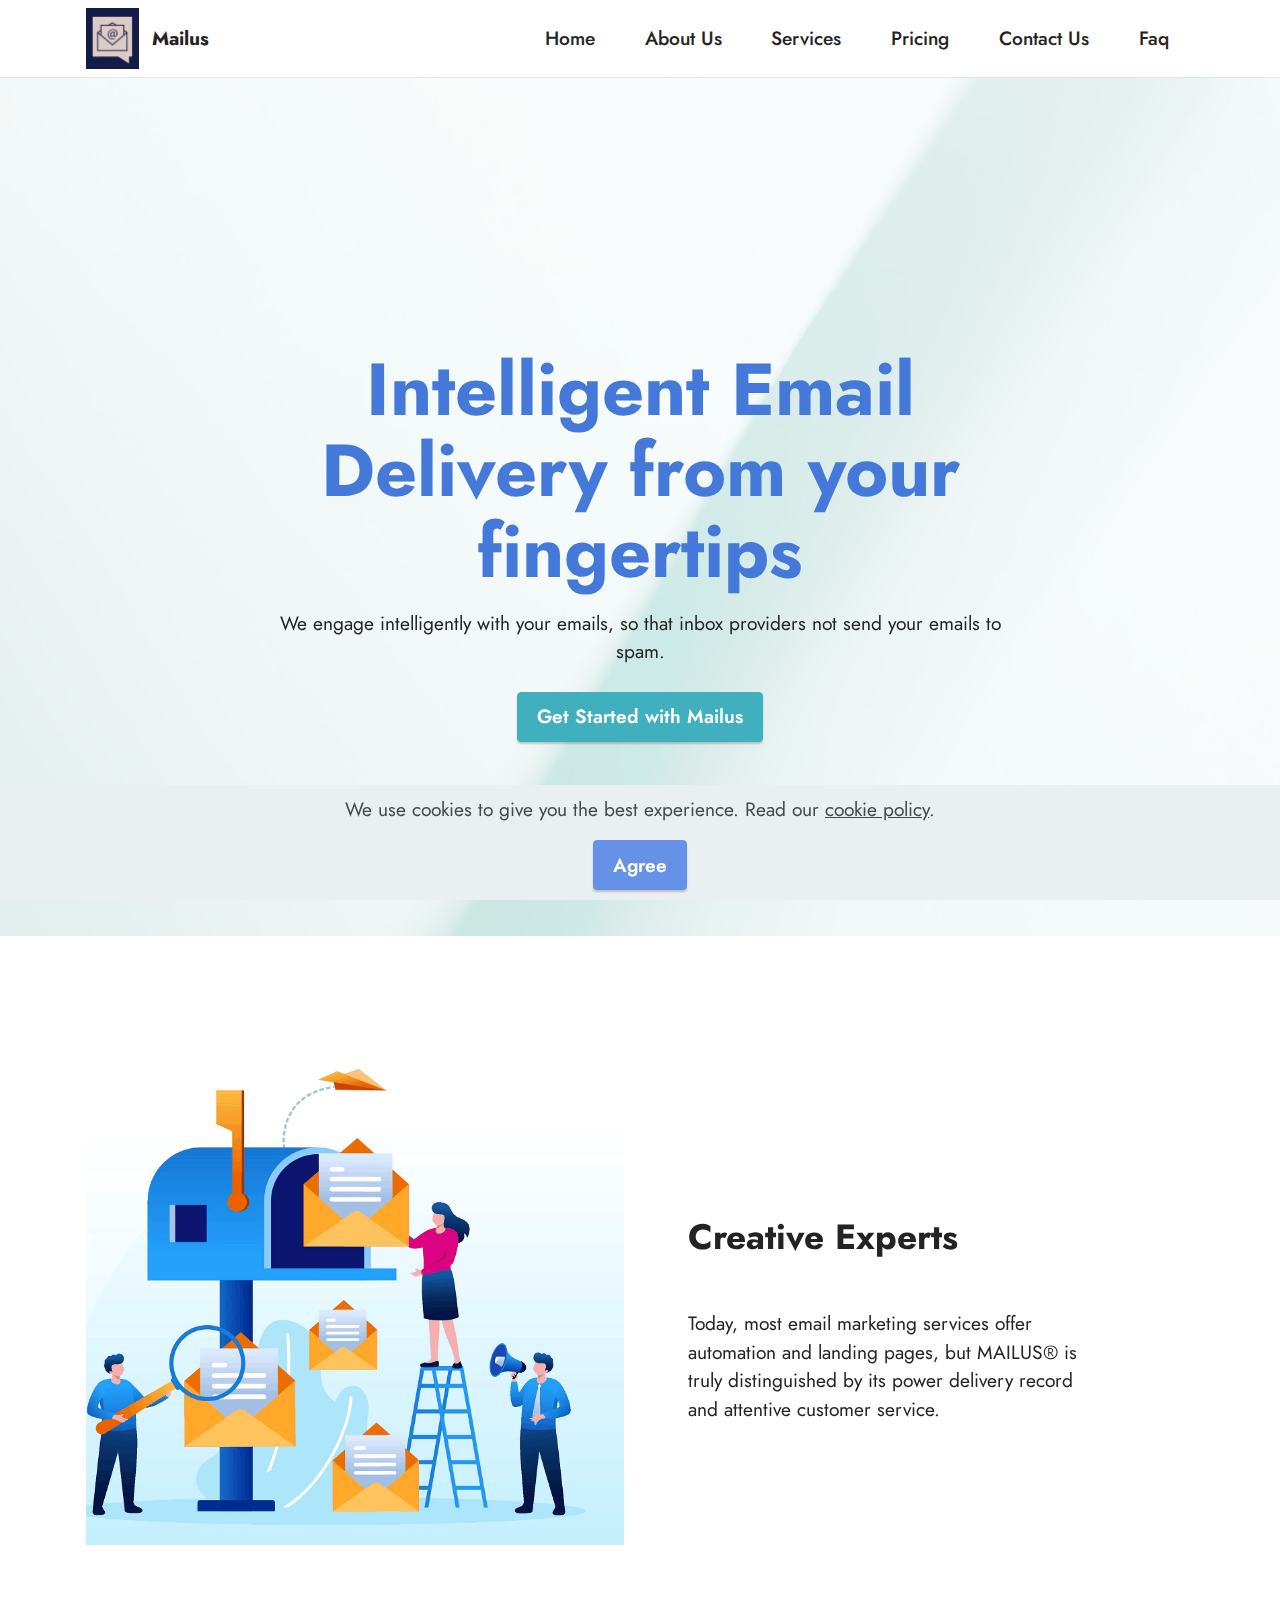
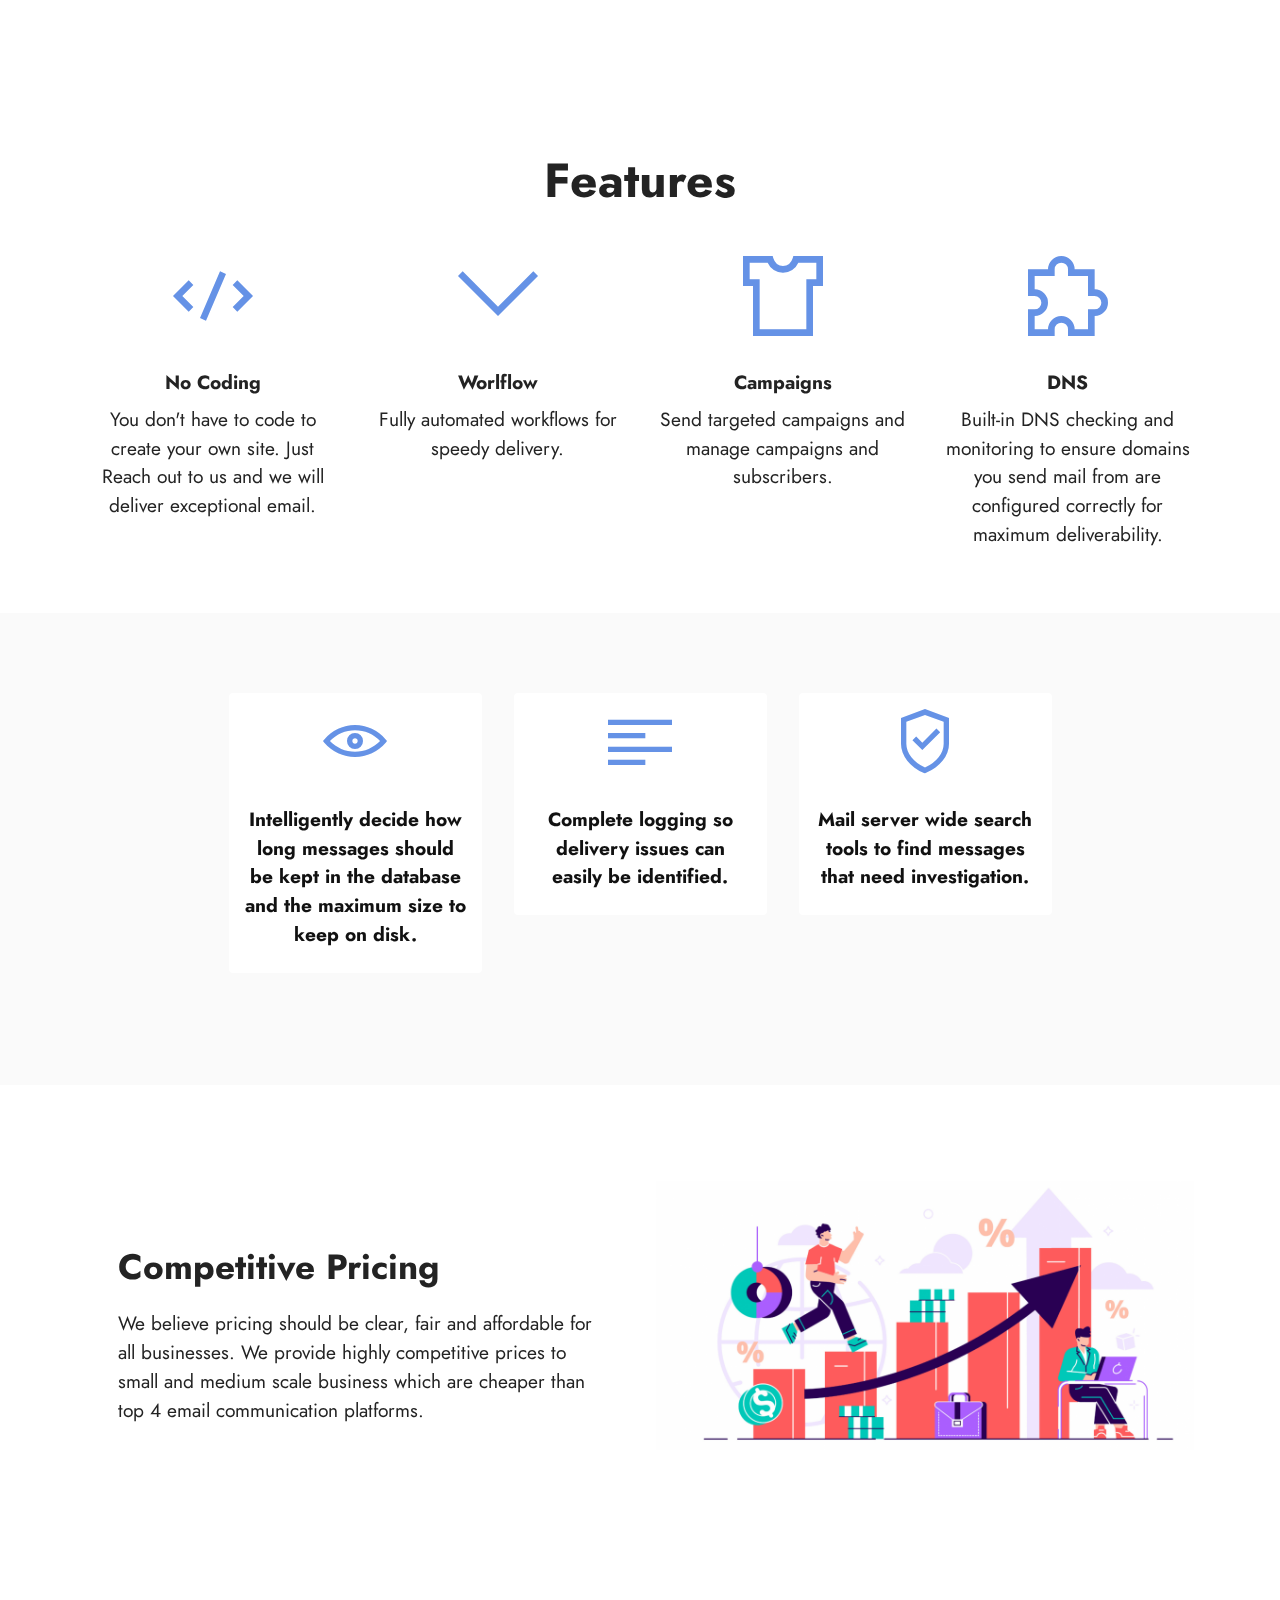
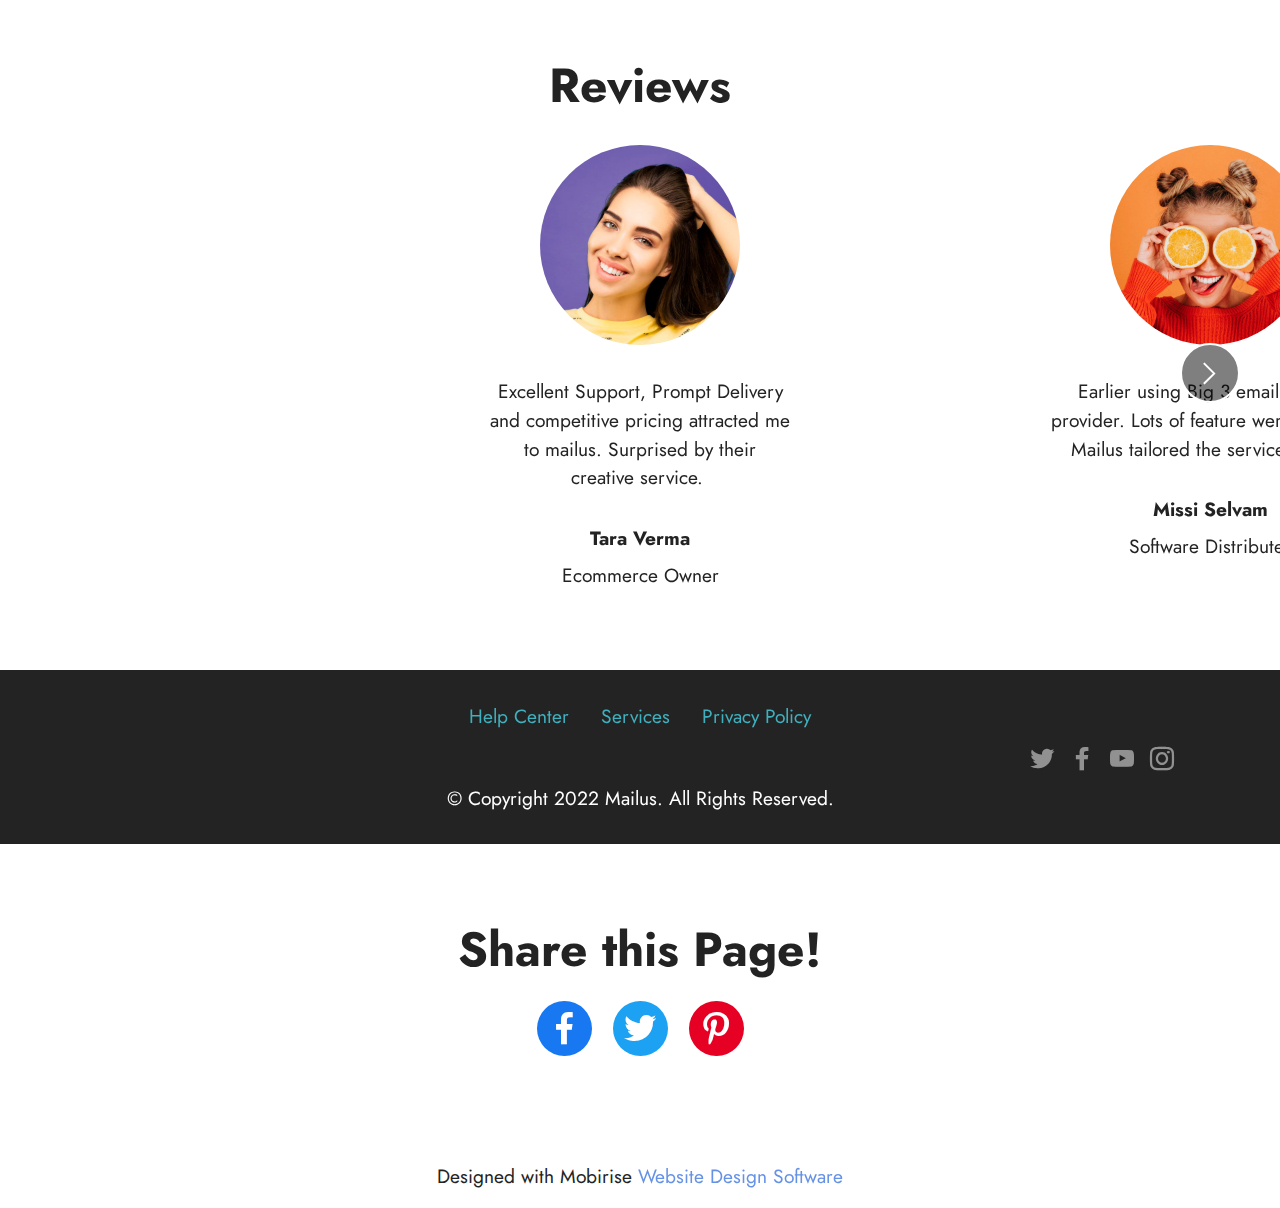
<file: index.html>
<!DOCTYPE html>
<html  >
<head>
  <!-- Site made with Mobirise Website Builder v5.6.13, https://mobirise.com -->
  <meta charset="UTF-8">
  <meta http-equiv="X-UA-Compatible" content="IE=edge">
  <meta name="generator" content="Mobirise v5.6.13, mobirise.com">
  <meta name="twitter:card" content="summary_large_image"/>
  <meta name="twitter:image:src" content="">
  <meta property="og:image" content="">
  <meta name="twitter:title" content="Home">
  <meta name="viewport" content="width=device-width, initial-scale=1, minimum-scale=1">
  <link rel="shortcut icon" href="assets/images/mailus-logos-215x245.jpg" type="image/x-icon">
  <meta name="description" content="">
  
  
  <title>Home</title>
  <link rel="stylesheet" href="assets/web/assets/mobirise-icons2/mobirise2.css">
  <link rel="stylesheet" href="assets/bootstrap/css/bootstrap.min.css">
  <link rel="stylesheet" href="assets/bootstrap/css/bootstrap-grid.min.css">
  <link rel="stylesheet" href="assets/bootstrap/css/bootstrap-reboot.min.css">
  <link rel="stylesheet" href="assets/parallax/jarallax.css">
  <link rel="stylesheet" href="assets/dropdown/css/style.css">
  <link rel="stylesheet" href="assets/socicon/css/styles.css">
  <link rel="stylesheet" href="assets/theme/css/style.css">
  <link rel="preload" href="https://fonts.googleapis.com/css?family=Jost:100,200,300,400,500,600,700,800,900,100i,200i,300i,400i,500i,600i,700i,800i,900i&display=swap" as="style" onload="this.onload=null;this.rel='stylesheet'">
  <noscript><link rel="stylesheet" href="https://fonts.googleapis.com/css?family=Jost:100,200,300,400,500,600,700,800,900,100i,200i,300i,400i,500i,600i,700i,800i,900i&display=swap"></noscript>
  <link rel="preload" as="style" href="assets/mobirise/css/mbr-additional.css"><link rel="stylesheet" href="assets/mobirise/css/mbr-additional.css" type="text/css">
  
  
  
  
</head>
<body>

<!-- Analytics -->
<!-- Google tag (gtag.js) -->
<script async src="https://www.googletagmanager.com/gtag/js?id=G-XW952XN9RN"></script>
<script>
  window.dataLayer = window.dataLayer || [];
  function gtag(){dataLayer.push(arguments);}
  gtag('js', new Date());

  gtag('config', 'G-XW952XN9RN');
</script>
<!-- /Analytics -->


  
  <section data-bs-version="5.1" class="menu cid-s48OLK6784" once="menu" id="menu1-h">
    
    <nav class="navbar navbar-dropdown navbar-fixed-top navbar-expand-lg">
        <div class="container">
            <div class="navbar-brand">
                <span class="navbar-logo">
                    <a href="https://mailus.in">
                        <img src="assets/images/mailus-logos-215x245.jpg" alt="mailus" style="height: 3.8rem;">
                    </a>
                </span>
                <span class="navbar-caption-wrap"><a class="navbar-caption text-black text-primary display-7" href="index.html">Mailus</a></span>
            </div>
            <button class="navbar-toggler" type="button" data-toggle="collapse" data-bs-toggle="collapse" data-target="#navbarSupportedContent" data-bs-target="#navbarSupportedContent" aria-controls="navbarNavAltMarkup" aria-expanded="false" aria-label="Toggle navigation">
                <div class="hamburger">
                    <span></span>
                    <span></span>
                    <span></span>
                    <span></span>
                </div>
            </button>
            <div class="collapse navbar-collapse" id="navbarSupportedContent">
                <ul class="navbar-nav nav-dropdown nav-right" data-app-modern-menu="true"><li class="nav-item"><a class="nav-link link text-black text-primary display-7" href="index.html">Home</a></li><li class="nav-item"><a class="nav-link link text-black text-primary display-7" href="aboutus.html">About Us</a></li>
                    <li class="nav-item"><a class="nav-link link text-black text-primary display-7" href="services.html">Services</a></li><li class="nav-item"><a class="nav-link link text-black text-primary display-7" href="pricing.html">Pricing</a></li><li class="nav-item"><a class="nav-link link text-black text-primary display-7" href="contactus.html">Contact Us</a></li><li class="nav-item"><a class="nav-link link text-black text-primary display-7" href="faq.html">Faq</a></li></ul>
                
                
            </div>
        </div>
    </nav>

</section>

<section data-bs-version="5.1" class="header1 cid-s48MCQYojq mbr-fullscreen mbr-parallax-background" id="header1-f">

    

    <div class="mbr-overlay" style="opacity: 0.8; background-color: rgb(255, 255, 255);"></div>

    <div class="align-center container">
        <div class="row justify-content-center">
            <div class="col-12 col-lg-8">
                <h1 class="mbr-section-title mbr-fonts-style mb-3 display-1"><br><strong>Intelligent Email Delivery from your fingertips</strong></h1>
                
                <p class="mbr-text mbr-fonts-style display-7">We engage intelligently with your emails, so that inbox providers not send your emails to spam.</p>
                <div class="mbr-section-btn mt-3"><a class="btn btn-success display-7" href="pricing.html">Get Started with Mailus</a></div>
            </div>
        </div>
    </div>
</section>

<section data-bs-version="5.1" class="image1 cid-tixuJFAxuN" id="image1-n">
    

    
    

    <div class="container">
        <div class="row align-items-center">
            <div class="col-12 col-lg-6">
                <div class="image-wrapper">
                    <img src="assets/images/email-marketing-cartoon-illustration-vector-800x727.png" alt="Email Image">
                    <p class="mbr-description mbr-fonts-style pt-2 align-center display-4">&nbsp;&nbsp;</p>
                </div>
            </div>
            <div class="col-12 col-lg">
                <div class="text-wrapper">
                    <h3 class="mbr-section-title mbr-fonts-style mb-3 display-5">
                        <strong>Creative Experts</strong></h3>
                    <p class="mbr-text mbr-fonts-style display-7"><br>Today, most email marketing services offer
<br> automation and landing pages, but MAILUS® is
<br> truly distinguished by its power delivery record
<br>and attentive customer service.&nbsp;</p>
                </div>
            </div>
        </div>
    </div>
</section>

<section data-bs-version="5.1" class="features1 cid-tixvBYYj67" id="features1-r">
    

    
    
    <div class="container">
        <div class="row">
            <div class="col-12">
                <h3 class="mbr-section-title mbr-fonts-style align-center mb-0 display-2">
                    <strong>Features</strong>
                </h3>
                
            </div>
        </div>
        <div class="row">
            <div class="card col-12 col-md-6 col-lg-3">
                <div class="card-wrapper">
                    <div class="card-box align-center">
                        <div class="iconfont-wrapper">
                            <span class="mbr-iconfont mobi-mbri-code mobi-mbri"></span>
                        </div>
                        <h5 class="card-title mbr-fonts-style display-7"><strong>No Coding</strong></h5>
                        <p class="card-text mbr-fonts-style display-7">You don't have to code to create your own site. Just Reach out to us and we will deliver exceptional email.</p>
                    </div>
                </div>
            </div>
            <div class="card col-12 col-md-6 col-lg-3">
                <div class="card-wrapper">
                    <div class="card-box align-center">
                        <div class="iconfont-wrapper">
                            <span class="mbr-iconfont mobi-mbri-arrow-down mobi-mbri"></span>
                        </div>
                        <h5 class="card-title mbr-fonts-style display-7"><strong>Worlflow</strong></h5>
                        <p class="card-text mbr-fonts-style display-7">Fully automated workflows for speedy delivery.</p>
                    </div>
                </div>
            </div>
            <div class="card col-12 col-md-6 col-lg-3">
                <div class="card-wrapper">
                    <div class="card-box align-center">
                        <div class="iconfont-wrapper">
                            <span class="mbr-iconfont mobi-mbri-website-theme mobi-mbri"></span>
                        </div>
                        <h5 class="card-title mbr-fonts-style display-7"><strong>Campaigns</strong></h5>
                        <p class="card-text mbr-fonts-style display-7">Send targeted campaigns and manage campaigns and subscribers.</p>
                    </div>
                </div>
            </div>
            <div class="card col-12 col-md-6 col-lg-3">
                <div class="card-wrapper">
                    <div class="card-box align-center">
                        <div class="iconfont-wrapper">
                            <span class="mbr-iconfont mobi-mbri-extension mobi-mbri"></span>
                        </div>
                        <h5 class="card-title mbr-fonts-style display-7"><strong>DNS</strong></h5>
                        <p class="card-text mbr-fonts-style display-7">Built-in DNS checking and monitoring to ensure domains you send mail from are configured correctly for maximum deliverability.</p>
                    </div>
                </div>
            </div>
        </div>
    </div>
</section>

<section data-bs-version="5.1" class="features1 cid-tixwtv73Dp" id="features2-u">

    

    
    
    <div class="container">
        <div class="row justify-content-center">
            <div class="col-12 col-md-6 col-lg-3">
                <div class="card-wrapper">
                    <div class="card-box align-center">
                        <span class="mbr-iconfont mobi-mbri-preview mobi-mbri"></span>
                        <h4 class="card-title align-center mbr-black mbr-fonts-style display-7"><strong>Intelligently decide how long messages should be kept in the database and the maximum size to keep on disk.</strong></h4>
                    </div>
                </div>
            </div>
            <div class="col-12 col-md-6 col-lg-3">
                <div class="card-wrapper">
                    <div class="card-box align-center">
                        <span class="mbr-iconfont mobi-mbri-align-left mobi-mbri"></span>
                        <h4 class="card-title align-center mbr-black mbr-fonts-style display-7"><strong>Complete logging so delivery issues can easily be identified.</strong></h4>
                    </div>
                </div>
            </div>
            <div class="col-12 col-md-6 col-lg-3">
                <div class="card-wrapper">
                    <div class="card-box align-center">
                        <span class="mbr-iconfont mobi-mbri-protect mobi-mbri"></span>
                        <h4 class="card-title align-center mbr-black mbr-fonts-style display-7"><strong>Mail server wide search tools to find messages that need investigation.</strong></h4>
                    </div>
                </div>
            </div>
            
        </div>
    </div>
</section>

<section data-bs-version="5.1" class="image2 cid-tixxQu14Pj" id="image2-w">
    

    
    

    <div class="container">
        <div class="row align-items-center">
            <div class="col-12 col-lg-6">
                <div class="image-wrapper">
                    <img src="assets/images/untitled-design-7-1140x570.png" alt="Mobirise Website Builder">
                    <p class="mbr-description mbr-fonts-style mt-2 align-center display-4">&nbsp;&nbsp;</p>
                </div>
            </div>
            <div class="col-12 col-lg">
                <div class="text-wrapper">
                    <h3 class="mbr-section-title mbr-fonts-style mb-3 display-5"><strong>Competitive Pricing</strong></h3>
                    <p class="mbr-text mbr-fonts-style display-7">
                        We believe pricing should be clear, fair and affordable for all businesses. We provide highly competitive prices to small and medium scale business which are cheaper than top 4 email communication platforms.</p>
                </div>
            </div>
        </div>
    </div>
</section>

<section data-bs-version="5.1" class="people5 mbr-embla cid-tixyRwchTa" id="people5-x">

    

    
    

    <div class="position-relative text-center">
        <h3 class="mb-4 mbr-fonts-style display-2">
            <strong>Reviews</strong></h3>

        <div class="embla" data-skip-snaps="true" data-align="center" data-loop="true" data-auto-play="true" data-auto-play-interval="10">
            <div class="embla__viewport container-fluid">
                <div class="embla__container">
                    <div class="embla__slide slider-image item" style="margin-left: 0rem; margin-right: 0rem;">
                        <div class="user">
                            <div class="user_image">
                                <div class="item-wrapper position-relative">
                                    <img src="assets/images/team3.jpg" alt="Mobirise Website Builder">
                                </div>
                            </div>
                            <div class="user_text mb-4">
                                <p class="mbr-fonts-style display-7">
                                    Excellent Support, Prompt Delivery <br>and competitive pricing attracted me <br>to mailus. Surprised by their <br>creative service.&nbsp;</p>
                            </div>
                            <div class="user_name mbr-fonts-style mb-2 display-7">
                                <strong>Tara Verma</strong></div>
                            <div class="user_desk mbr-fonts-style display-7">
                                Ecommerce Owner</div>
                        </div>
                    </div>
                    <div class="embla__slide slider-image item" style="margin-left: 0rem; margin-right: 0rem;">
                        <div class="user">
                            <div class="user_image">
                                <div class="item-wrapper position-relative">
                                    <img src="assets/images/team2.jpg" alt="Mobirise Website Builder">
                                </div>
                            </div>
                            <div class="user_text mb-4">
                                <p class="mbr-fonts-style display-7">
                                    Earlier using Big 3 email service<br>provider. Lots of feature were unused.&nbsp;<br>Mailus tailored the service for me.</p>
                            </div>
                            <div class="user_name mbr-fonts-style mb-2 display-7">
                                <strong>Missi Selvam</strong></div>
                            <div class="user_desk mbr-fonts-style display-7">
                                Software Distributer</div>
                        </div>
                    </div>
                    <div class="embla__slide slider-image item" style="margin-left: 0rem; margin-right: 0rem;">
                        <div class="user">
                            <div class="user_image">
                                <div class="item-wrapper position-relative">
                                    <img src="assets/images/team1.jpg" alt="Mobirise Website Builder">
                                </div>
                            </div>
                            <div class="user_text mb-4">
                                <p class="mbr-fonts-style display-7">Great engagement and leads after using<br>mailus. I have to say, I was skeptical but&nbsp;<br>their service amazed me.</p>
                            </div>
                            <div class="user_name mbr-fonts-style mb-2 display-7">
                                <strong>Souma Nair</strong></div>
                            <div class="user_desk mbr-fonts-style display-7">
                                Innovative Product Designer</div>
                        </div>
                    </div>
                </div>
            </div>
            <button class="embla__button embla__button--prev">
                <span class="mobi-mbri mobi-mbri-arrow-prev mbr-iconfont" aria-hidden="true"></span>
                <span class="sr-only visually-hidden visually-hidden">Previous</span>
            </button>
            <button class="embla__button embla__button--next">
                <span class="mobi-mbri mobi-mbri-arrow-next mbr-iconfont" aria-hidden="true"></span>
                <span class="sr-only visually-hidden visually-hidden">Next</span>
            </button>
        </div>
    </div>
</section>

<section data-bs-version="5.1" class="footer3 cid-s48P1Icc8J" once="footers" id="footer3-i">

    

    

    <div class="container">
        <div class="media-container-row align-center mbr-white">
            <div class="row row-links">
                <ul class="foot-menu">
                    
                    
                    
                    
                    
                <li class="foot-menu-item mbr-fonts-style display-7"><a href="contactus.html" class="text-success text-primary">Help Center</a></li><li class="foot-menu-item mbr-fonts-style display-7"><a href="services.html" class="text-success text-primary">Services</a></li><li class="foot-menu-item mbr-fonts-style display-7"><a href="privacy.html" class="text-success text-primary">Privacy Policy</a></li></ul>
            </div>
            <div class="row social-row">
                <div class="social-list align-right pb-2">
                    
                    
                    
                    
                    
                    
                <div class="soc-item">
                        <a href="https://twitter.com/mobirise" target="_blank">
                            <span class="socicon-twitter socicon mbr-iconfont mbr-iconfont-social"></span>
                        </a>
                    </div><div class="soc-item">
                        <a href="https://www.facebook.com/pages/Mobirise/1616226671953247" target="_blank">
                            <span class="socicon-facebook socicon mbr-iconfont mbr-iconfont-social"></span>
                        </a>
                    </div><div class="soc-item">
                        <a href="https://www.youtube.com/c/mobirise" target="_blank">
                            <span class="socicon-youtube socicon mbr-iconfont mbr-iconfont-social"></span>
                        </a>
                    </div><div class="soc-item">
                        <a href="https://instagram.com/mobirise" target="_blank">
                            <span class="mbr-iconfont mbr-iconfont-social socicon-instagram socicon"></span>
                        </a>
                    </div></div>
            </div>
            <div class="row row-copirayt">
                <p class="mbr-text mb-0 mbr-fonts-style mbr-white align-center display-7">
                    © Copyright 2022 Mailus. All Rights Reserved.
                </p>
            </div>
        </div>
    </div>
</section>

<section data-bs-version="5.1" class="social1 cid-tixBIRJ7LU" id="share1-10">
    
    

    
    

    <div class="container">
        <div class="media-container-row">
            <div class="col-12">
                <h3 class="mbr-section-title mb-3 align-center mbr-fonts-style display-2">
                    <strong>Share this Page!</strong>
                </h3>
                <div>
                    <div class="mbr-social-likes align-center">
                        <span class="btn btn-social socicon-bg-facebook facebook m-2">
                            <i class="socicon socicon-facebook"></i>
                        </span>
                        <span class="btn btn-social twitter socicon-bg-twitter m-2">
                            <i class="socicon socicon-twitter"></i>
                        </span>
                        
                        
                        <span class="btn btn-social pinterest socicon-bg-pinterest m-2">
                            <i class="socicon socicon-pinterest"></i>
                        </span>
                        
                    </div>
                </div>
            </div>
        </div>
    </div>
</section><section class="display-7" style="padding: 0;align-items: center;justify-content: center;flex-wrap: wrap;    align-content: center;display: flex;position: relative;height: 4rem;"><a href="https://mobiri.se/2877333" style="flex: 1 1;height: 4rem;position: absolute;width: 100%;z-index: 1;"><img alt="" style="height: 4rem;" src="[data-uri]"></a><p style="margin: 0;text-align: center;" class="display-7">Designed with Mobirise &#8204;</p><a style="z-index:1" href="https://mobirise.com/website-design-software.html">Website Design Software</a></section><script src="assets/bootstrap/js/bootstrap.bundle.min.js"></script>  <script src="assets/parallax/jarallax.js"></script>  <script src="assets/web/assets/cookies-alert-plugin/cookies-alert-core.js"></script>  <script src="assets/web/assets/cookies-alert-plugin/cookies-alert-script.js"></script>  <script src="assets/smoothscroll/smooth-scroll.js"></script>  <script src="assets/ytplayer/index.js"></script>  <script src="assets/embla/embla.min.js"></script>  <script src="assets/embla/script.js"></script>  <script src="assets/dropdown/js/navbar-dropdown.js"></script>  <script src="assets/sociallikes/social-likes.js"></script>  <script src="assets/theme/js/script.js"></script>  
  
  
<input name="cookieData" type="hidden" data-cookie-customDialogSelector='null' data-cookie-colorText='#424a4d' data-cookie-colorBg='rgba(234, 239, 241, 0.99)' data-cookie-textButton='Agree' data-cookie-colorButton='' data-cookie-colorLink='#424a4d' data-cookie-underlineLink='true' data-cookie-text="We use cookies to give you the best experience. Read our <a href='privacy.html'>cookie policy</a>.">
  </body>
</html>
</file>
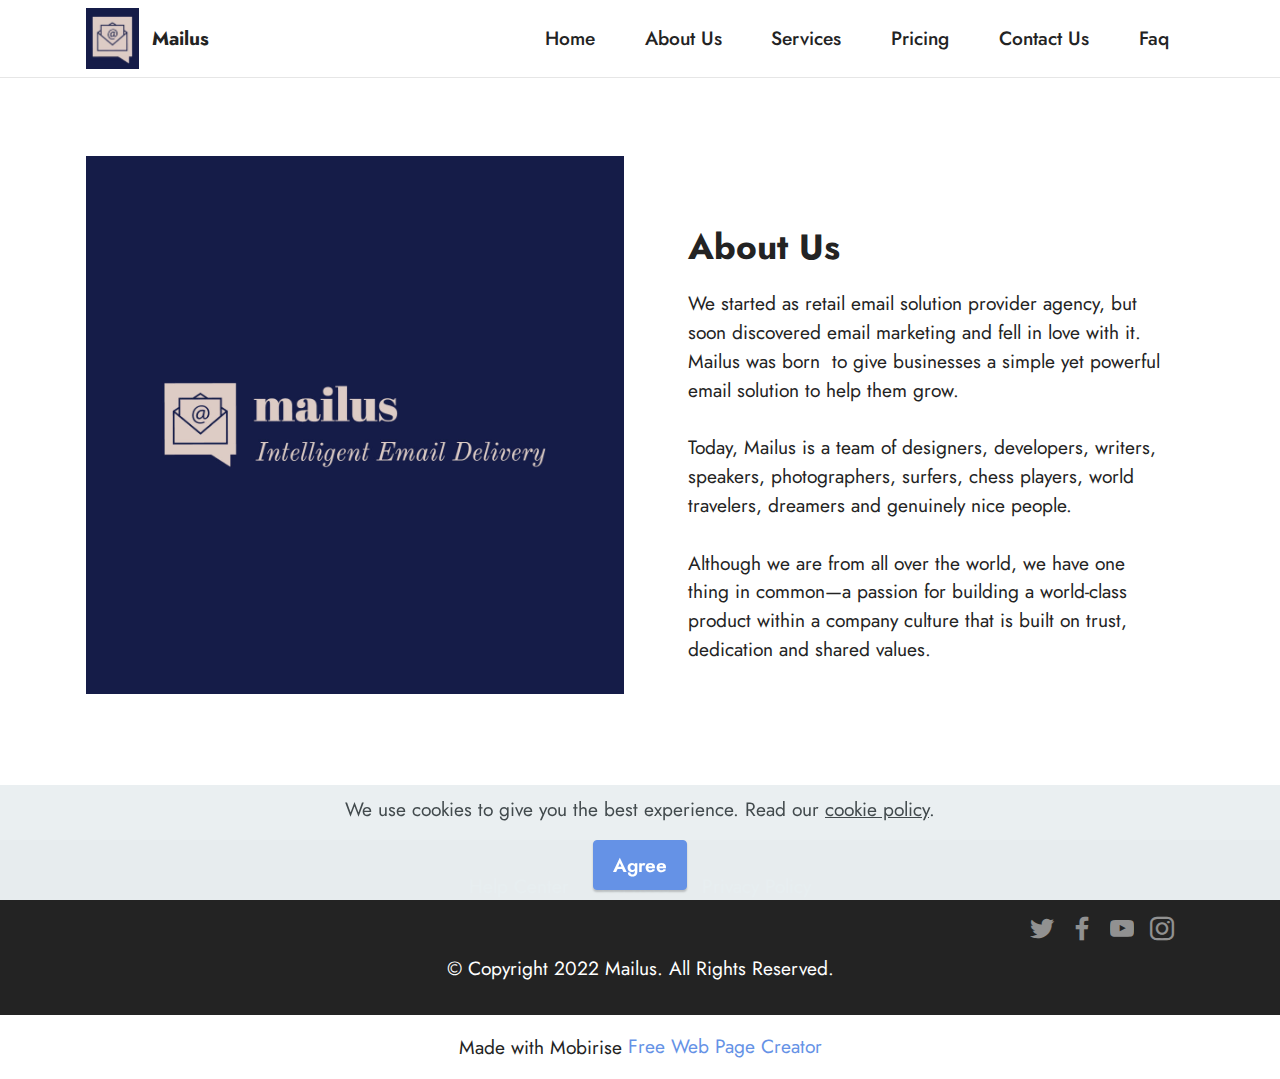
<file: aboutus.html>
<!DOCTYPE html>
<html  >
<head>
  <!-- Site made with Mobirise Website Builder v5.6.13, https://mobirise.com -->
  <meta charset="UTF-8">
  <meta http-equiv="X-UA-Compatible" content="IE=edge">
  <meta name="generator" content="Mobirise v5.6.13, mobirise.com">
  <meta name="twitter:card" content="summary_large_image"/>
  <meta name="twitter:image:src" content="">
  <meta property="og:image" content="">
  <meta name="twitter:title" content="About Us">
  <meta name="viewport" content="width=device-width, initial-scale=1, minimum-scale=1">
  <link rel="shortcut icon" href="assets/images/mailus-logos-215x245.jpg" type="image/x-icon">
  <meta name="description" content="">
  
  
  <title>About Us</title>
  <link rel="stylesheet" href="assets/bootstrap/css/bootstrap.min.css">
  <link rel="stylesheet" href="assets/bootstrap/css/bootstrap-grid.min.css">
  <link rel="stylesheet" href="assets/bootstrap/css/bootstrap-reboot.min.css">
  <link rel="stylesheet" href="assets/dropdown/css/style.css">
  <link rel="stylesheet" href="assets/socicon/css/styles.css">
  <link rel="stylesheet" href="assets/theme/css/style.css">
  <link rel="preload" href="https://fonts.googleapis.com/css?family=Jost:100,200,300,400,500,600,700,800,900,100i,200i,300i,400i,500i,600i,700i,800i,900i&display=swap" as="style" onload="this.onload=null;this.rel='stylesheet'">
  <noscript><link rel="stylesheet" href="https://fonts.googleapis.com/css?family=Jost:100,200,300,400,500,600,700,800,900,100i,200i,300i,400i,500i,600i,700i,800i,900i&display=swap"></noscript>
  <link rel="preload" as="style" href="assets/mobirise/css/mbr-additional.css"><link rel="stylesheet" href="assets/mobirise/css/mbr-additional.css" type="text/css">
  
  
  
  
</head>
<body>

<!-- Analytics -->
<!-- Google tag (gtag.js) -->
<script async src="https://www.googletagmanager.com/gtag/js?id=G-XW952XN9RN"></script>
<script>
  window.dataLayer = window.dataLayer || [];
  function gtag(){dataLayer.push(arguments);}
  gtag('js', new Date());

  gtag('config', 'G-XW952XN9RN');
</script>
<!-- /Analytics -->


  
  <section data-bs-version="5.1" class="menu cid-s48OLK6784" once="menu" id="menu1-13">
    
    <nav class="navbar navbar-dropdown navbar-fixed-top navbar-expand-lg">
        <div class="container">
            <div class="navbar-brand">
                <span class="navbar-logo">
                    <a href="https://mailus.in">
                        <img src="assets/images/mailus-logos-215x245.jpg" alt="mailus" style="height: 3.8rem;">
                    </a>
                </span>
                <span class="navbar-caption-wrap"><a class="navbar-caption text-black text-primary display-7" href="index.html">Mailus</a></span>
            </div>
            <button class="navbar-toggler" type="button" data-toggle="collapse" data-bs-toggle="collapse" data-target="#navbarSupportedContent" data-bs-target="#navbarSupportedContent" aria-controls="navbarNavAltMarkup" aria-expanded="false" aria-label="Toggle navigation">
                <div class="hamburger">
                    <span></span>
                    <span></span>
                    <span></span>
                    <span></span>
                </div>
            </button>
            <div class="collapse navbar-collapse" id="navbarSupportedContent">
                <ul class="navbar-nav nav-dropdown nav-right" data-app-modern-menu="true"><li class="nav-item"><a class="nav-link link text-black text-primary display-7" href="index.html">Home</a></li><li class="nav-item"><a class="nav-link link text-black text-primary display-7" href="aboutus.html">About Us</a></li>
                    <li class="nav-item"><a class="nav-link link text-black text-primary display-7" href="services.html">Services</a></li><li class="nav-item"><a class="nav-link link text-black text-primary display-7" href="pricing.html">Pricing</a></li><li class="nav-item"><a class="nav-link link text-black text-primary display-7" href="contactus.html">Contact Us</a></li><li class="nav-item"><a class="nav-link link text-black text-primary display-7" href="faq.html">Faq</a></li></ul>
                
                
            </div>
        </div>
    </nav>

</section>

<section data-bs-version="5.1" class="image1 cid-tixDmpu85o" id="image1-15">
    

    
    

    <div class="container">
        <div class="row align-items-center">
            <div class="col-12 col-lg-6">
                <div class="image-wrapper">
                    <img src="assets/images/mailus-logos-1200x1200.jpg" alt="Mobirise Website Builder">
                    <p class="mbr-description mbr-fonts-style pt-2 align-center display-4">&nbsp;&nbsp;</p>
                </div>
            </div>
            <div class="col-12 col-lg">
                <div class="text-wrapper">
                    <h3 class="mbr-section-title mbr-fonts-style mb-3 display-5"><strong>About Us</strong></h3>
                    <p class="mbr-text mbr-fonts-style display-7">We started as retail email solution provider agency, but soon discovered email marketing and fell in love with it. Mailus was born&nbsp; to give businesses a simple yet powerful email solution to help them grow.
<br>
<br>Today, Mailus is a team of designers, developers, writers, speakers, photographers, surfers, chess players, world travelers, dreamers and genuinely nice people.
<br>
<br>Although we are from all over the world, we have one thing in common—a passion for building a world-class product within a company culture that is built on trust, dedication and shared values.</p>
                </div>
            </div>
        </div>
    </div>
</section>

<section data-bs-version="5.1" class="footer3 cid-s48P1Icc8J" once="footers" id="footer3-14">

    

    

    <div class="container">
        <div class="media-container-row align-center mbr-white">
            <div class="row row-links">
                <ul class="foot-menu">
                    
                    
                    
                    
                    
                <li class="foot-menu-item mbr-fonts-style display-7"><a href="contactus.html" class="text-success text-primary">Help Center</a></li><li class="foot-menu-item mbr-fonts-style display-7"><a href="services.html" class="text-success text-primary">Services</a></li><li class="foot-menu-item mbr-fonts-style display-7"><a href="privacy.html" class="text-success text-primary">Privacy Policy</a></li></ul>
            </div>
            <div class="row social-row">
                <div class="social-list align-right pb-2">
                    
                    
                    
                    
                    
                    
                <div class="soc-item">
                        <a href="https://twitter.com/mobirise" target="_blank">
                            <span class="socicon-twitter socicon mbr-iconfont mbr-iconfont-social"></span>
                        </a>
                    </div><div class="soc-item">
                        <a href="https://www.facebook.com/pages/Mobirise/1616226671953247" target="_blank">
                            <span class="socicon-facebook socicon mbr-iconfont mbr-iconfont-social"></span>
                        </a>
                    </div><div class="soc-item">
                        <a href="https://www.youtube.com/c/mobirise" target="_blank">
                            <span class="socicon-youtube socicon mbr-iconfont mbr-iconfont-social"></span>
                        </a>
                    </div><div class="soc-item">
                        <a href="https://instagram.com/mobirise" target="_blank">
                            <span class="mbr-iconfont mbr-iconfont-social socicon-instagram socicon"></span>
                        </a>
                    </div></div>
            </div>
            <div class="row row-copirayt">
                <p class="mbr-text mb-0 mbr-fonts-style mbr-white align-center display-7">
                    © Copyright 2022 Mailus. All Rights Reserved.
                </p>
            </div>
        </div>
    </div>
</section><section class="display-7" style="padding: 0;align-items: center;justify-content: center;flex-wrap: wrap;    align-content: center;display: flex;position: relative;height: 4rem;"><a href="https://mobiri.se/2877333" style="flex: 1 1;height: 4rem;position: absolute;width: 100%;z-index: 1;"><img alt="" style="height: 4rem;" src="[data-uri]"></a><p style="margin: 0;text-align: center;" class="display-7">Made with Mobirise &#8204;</p><a style="z-index:1" href="https://mobirise.com/web-page-maker.html">Free Web Page Creator</a></section><script src="assets/bootstrap/js/bootstrap.bundle.min.js"></script>  <script src="assets/web/assets/cookies-alert-plugin/cookies-alert-core.js"></script>  <script src="assets/web/assets/cookies-alert-plugin/cookies-alert-script.js"></script>  <script src="assets/smoothscroll/smooth-scroll.js"></script>  <script src="assets/ytplayer/index.js"></script>  <script src="assets/dropdown/js/navbar-dropdown.js"></script>  <script src="assets/theme/js/script.js"></script>  
  
  
<input name="cookieData" type="hidden" data-cookie-customDialogSelector='null' data-cookie-colorText='#424a4d' data-cookie-colorBg='rgba(234, 239, 241, 0.99)' data-cookie-textButton='Agree' data-cookie-colorButton='' data-cookie-colorLink='#424a4d' data-cookie-underlineLink='true' data-cookie-text="We use cookies to give you the best experience. Read our <a href='privacy.html'>cookie policy</a>.">
  </body>
</html>
</file>
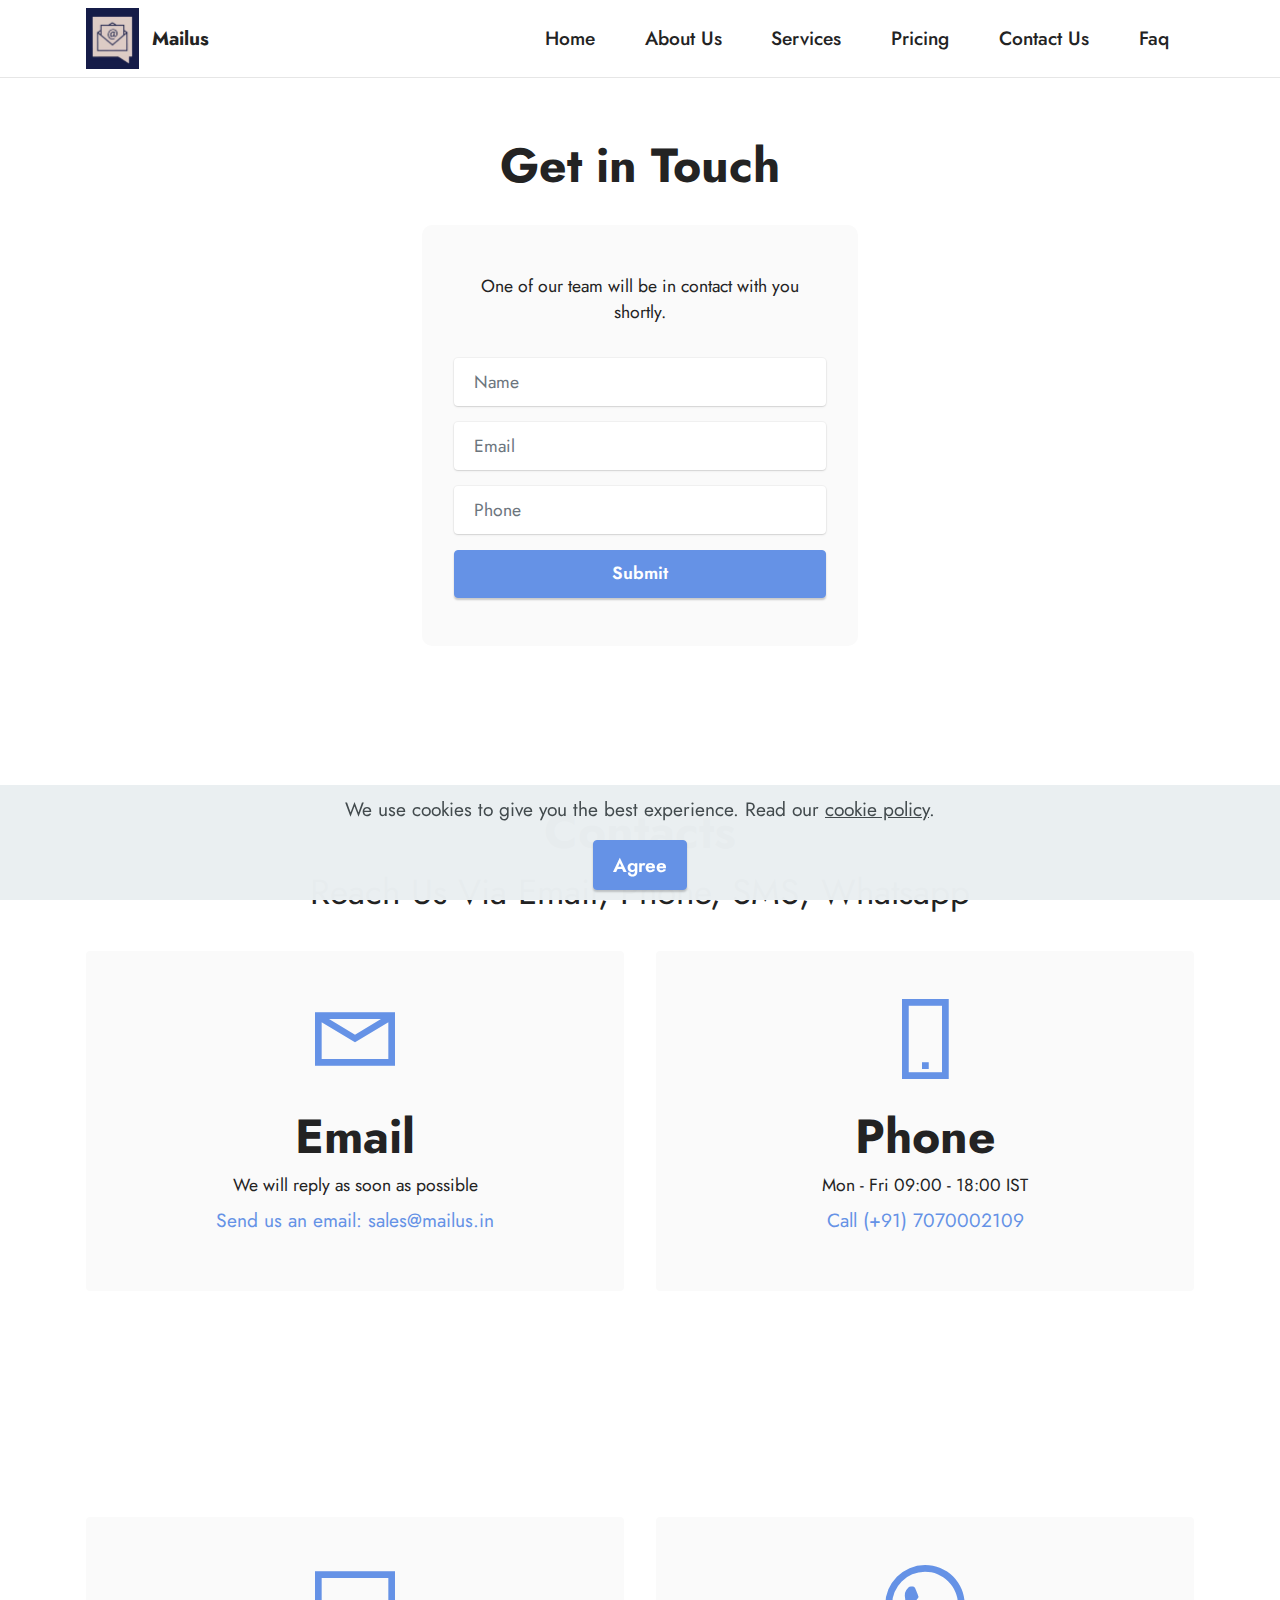
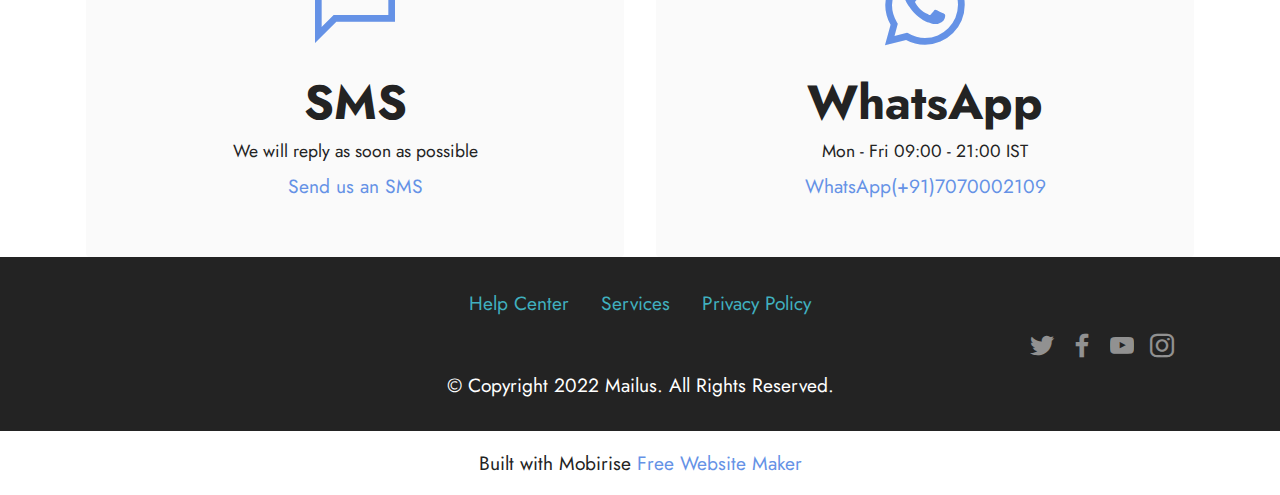
<file: contactus.html>
<!DOCTYPE html>
<html  >
<head>
  <!-- Site made with Mobirise Website Builder v5.6.13, https://mobirise.com -->
  <meta charset="UTF-8">
  <meta http-equiv="X-UA-Compatible" content="IE=edge">
  <meta name="generator" content="Mobirise v5.6.13, mobirise.com">
  <meta name="twitter:card" content="summary_large_image"/>
  <meta name="twitter:image:src" content="">
  <meta property="og:image" content="">
  <meta name="twitter:title" content="Contact Us">
  <meta name="viewport" content="width=device-width, initial-scale=1, minimum-scale=1">
  <link rel="shortcut icon" href="assets/images/mailus-logos-215x245.jpg" type="image/x-icon">
  <meta name="description" content="">
  
  
  <title>Contact Us</title>
  <link rel="stylesheet" href="assets/web/assets/mobirise-icons2/mobirise2.css">
  <link rel="stylesheet" href="assets/bootstrap/css/bootstrap.min.css">
  <link rel="stylesheet" href="assets/bootstrap/css/bootstrap-grid.min.css">
  <link rel="stylesheet" href="assets/bootstrap/css/bootstrap-reboot.min.css">
  <link rel="stylesheet" href="assets/dropdown/css/style.css">
  <link rel="stylesheet" href="assets/socicon/css/styles.css">
  <link rel="stylesheet" href="assets/theme/css/style.css">
  <link rel="preload" href="https://fonts.googleapis.com/css?family=Jost:100,200,300,400,500,600,700,800,900,100i,200i,300i,400i,500i,600i,700i,800i,900i&display=swap" as="style" onload="this.onload=null;this.rel='stylesheet'">
  <noscript><link rel="stylesheet" href="https://fonts.googleapis.com/css?family=Jost:100,200,300,400,500,600,700,800,900,100i,200i,300i,400i,500i,600i,700i,800i,900i&display=swap"></noscript>
  <link rel="preload" as="style" href="assets/mobirise/css/mbr-additional.css"><link rel="stylesheet" href="assets/mobirise/css/mbr-additional.css" type="text/css">
  
  
  
  
</head>
<body>

<!-- Analytics -->
<!-- Google tag (gtag.js) -->
<script async src="https://www.googletagmanager.com/gtag/js?id=G-XW952XN9RN"></script>
<script>
  window.dataLayer = window.dataLayer || [];
  function gtag(){dataLayer.push(arguments);}
  gtag('js', new Date());

  gtag('config', 'G-XW952XN9RN');
</script>
<!-- /Analytics -->


  
  <section data-bs-version="5.1" class="menu cid-s48OLK6784" once="menu" id="menu1-19">
    
    <nav class="navbar navbar-dropdown navbar-fixed-top navbar-expand-lg">
        <div class="container">
            <div class="navbar-brand">
                <span class="navbar-logo">
                    <a href="https://mailus.in">
                        <img src="assets/images/mailus-logos-215x245.jpg" alt="mailus" style="height: 3.8rem;">
                    </a>
                </span>
                <span class="navbar-caption-wrap"><a class="navbar-caption text-black text-primary display-7" href="index.html">Mailus</a></span>
            </div>
            <button class="navbar-toggler" type="button" data-toggle="collapse" data-bs-toggle="collapse" data-target="#navbarSupportedContent" data-bs-target="#navbarSupportedContent" aria-controls="navbarNavAltMarkup" aria-expanded="false" aria-label="Toggle navigation">
                <div class="hamburger">
                    <span></span>
                    <span></span>
                    <span></span>
                    <span></span>
                </div>
            </button>
            <div class="collapse navbar-collapse" id="navbarSupportedContent">
                <ul class="navbar-nav nav-dropdown nav-right" data-app-modern-menu="true"><li class="nav-item"><a class="nav-link link text-black text-primary display-7" href="index.html">Home</a></li><li class="nav-item"><a class="nav-link link text-black text-primary display-7" href="aboutus.html">About Us</a></li>
                    <li class="nav-item"><a class="nav-link link text-black text-primary display-7" href="services.html">Services</a></li><li class="nav-item"><a class="nav-link link text-black text-primary display-7" href="pricing.html">Pricing</a></li><li class="nav-item"><a class="nav-link link text-black text-primary display-7" href="contactus.html">Contact Us</a></li><li class="nav-item"><a class="nav-link link text-black text-primary display-7" href="faq.html">Faq</a></li></ul>
                
                
            </div>
        </div>
    </nav>

</section>

<section data-bs-version="5.1" class="form7 cid-tixGuMUo4r" id="form7-1b">
    
    
    <div class="container">
        <div class="mbr-section-head">
            <h3 class="mbr-section-title mbr-fonts-style align-center mb-0 display-2">
                <strong>Get in Touch</strong>
            </h3>
            
        </div>
        <div class="row justify-content-center mt-4">
            <div class="col-lg-8 mx-auto mbr-form" data-form-type="formoid">
                <form action="https://mobirise.eu/" method="POST" class="mbr-form form-with-styler mx-auto" data-form-title="Form Name"><input type="hidden" name="email" data-form-email="true" value="vo0DgxihqMMyFXlhn9ue53kmXIUn7nRQftdJHrr5MzrwUnNYpWE8IjLw87qa3s4+8KFl4KES3cK3ajUgAuD8rZXmfuSXGs6YUq4I0ge4R5zBYB15x1Wj+MTNh5l+Fnzy">
                    <p class="mbr-text mbr-fonts-style align-center mb-4 display-4">
                        One of our team will be in contact with you shortly.
                    </p>
                    <div class="row">
                        <div hidden="hidden" data-form-alert="" class="alert alert-success col-12">Thanks for filling out the form!</div>
                        <div hidden="hidden" data-form-alert-danger="" class="alert alert-danger col-12">
                            Oops...! some problem!
                        </div>
                    </div>
                    <div class="dragArea row">
                        <div class="col-lg-12 col-md-12 col-sm-12 form-group mb-3" data-for="name">
                            <input type="text" name="name" placeholder="Name" data-form-field="name" class="form-control" value="" id="name-form7-1b">
                        </div>
                        <div class="col-lg-12 col-md-12 col-sm-12 form-group mb-3" data-for="email">
                            <input type="email" name="email" placeholder="Email" data-form-field="email" class="form-control" value="" id="email-form7-1b">
                        </div>
                        <div data-for="phone" class="col-lg-12 col-md-12 col-sm-12 form-group mb-3">
                            <input type="tel" name="phone" placeholder="Phone" data-form-field="phone" class="form-control" value="" id="phone-form7-1b">
                        </div>
                        <div class="col-auto mbr-section-btn align-center"><button type="submit" class="btn btn-primary display-4">Submit</button></div>
                    </div>
                </form>
            </div>
        </div>
    </div>
</section>

<section data-bs-version="5.1" class="contacts1 cid-tiHmUgHt25" id="contacts1-1u">

    

    
    
    <div class="container">
        <div class="mbr-section-head">
            <h3 class="mbr-section-title mbr-fonts-style align-center mb-0 display-2">
                <strong>Contacts</strong>
            </h3>
            <h4 class="mbr-section-subtitle mbr-fonts-style align-center mb-0 mt-2 display-5">
                Reach Us Via Email, Phone, SMS, Whatsapp</h4>
        </div>
        <div class="row justify-content-center mt-4">
            <div class="card col-12 col-lg-6">
                <div class="card-wrapper">
                    <div class="card-box align-center">
                        <div class="image-wrapper">
                            <span class="mbr-iconfont mobi-mbri-letter mobi-mbri"></span>
                        </div>
                        <h4 class="card-title mbr-fonts-style mb-2 display-2">
                            <strong>Email</strong>
                        </h4>
                        <p class="mbr-text mbr-fonts-style mb-2 display-4">
                            We will reply as soon as possible</p>
                        <h5 class="link mbr-fonts-style display-7"><a href="mailto:sales@mailus.in" class="text-primary">Send us an
                                email: sales@mailus.in</a></h5>
                    </div>
                </div>
            </div>
            <div class="card col-12 col-lg-6">
                <div class="card-wrapper">
                    <div class="card-box align-center">
                        <div class="image-wrapper">
                            <span class="mbr-iconfont mobi-mbri-mobile-2 mobi-mbri"></span>
                        </div>
                        <h4 class="card-title mbr-fonts-style align-center mb-2 display-2">
                            <strong>Phone</strong>
                        </h4>
                        <p class="mbr-text mbr-fonts-style mb-2 display-4">
                            Mon - Fri 09:00 - 18:00 IST</p>
                        <h5 class="link mbr-black mbr-fonts-style display-7">
                            <a href="tel:+91-7070002109" class="text-primary">Call (+91) 7070002109</a></h5>
                    </div>
                </div>
            </div>
        </div>
    </div>
</section>

<section data-bs-version="5.1" class="contacts1 cid-tiHp6NRxje" id="contacts1-1w">

    

    
    
    <div class="container">
        <div class="mbr-section-head">
            <h3 class="mbr-section-title mbr-fonts-style align-center mb-0 display-2"><strong>&nbsp;</strong></h3>
            <h4 class="mbr-section-subtitle mbr-fonts-style align-center mb-0 mt-2 display-5">&nbsp;</h4>
        </div>
        <div class="row justify-content-center mt-4">
            <div class="card col-12 col-lg-6">
                <div class="card-wrapper">
                    <div class="card-box align-center">
                        <div class="image-wrapper">
                            <span class="mbr-iconfont mobi-mbri-chat mobi-mbri"></span>
                        </div>
                        <h4 class="card-title mbr-fonts-style mb-2 display-2"><strong>SMS</strong></h4>
                        <p class="mbr-text mbr-fonts-style mb-2 display-4">
                            We will reply as soon as possible</p>
                        <h5 class="link mbr-fonts-style display-7"><a href="sms:+917070002109" class="text-primary">Send us an SMS</a></h5>
                    </div>
                </div>
            </div>
            <div class="card col-12 col-lg-6">
                <div class="card-wrapper">
                    <div class="card-box align-center">
                        <div class="image-wrapper">
                            <span class="mbr-iconfont socicon-whatsapp socicon"></span>
                        </div>
                        <h4 class="card-title mbr-fonts-style align-center mb-2 display-2"><strong>WhatsApp</strong></h4>
                        <p class="mbr-text mbr-fonts-style mb-2 display-4">Mon - Fri 09:00 - 21:00 IST</p>
                        <h5 class="link mbr-black mbr-fonts-style display-7"><a href="https://wa.me/917070002109" class="text-primary">WhatsApp(+91)7070002109</a></h5>
                    </div>
                </div>
            </div>
        </div>
    </div>
</section>

<section data-bs-version="5.1" class="footer3 cid-s48P1Icc8J" once="footers" id="footer3-1a">

    

    

    <div class="container">
        <div class="media-container-row align-center mbr-white">
            <div class="row row-links">
                <ul class="foot-menu">
                    
                    
                    
                    
                    
                <li class="foot-menu-item mbr-fonts-style display-7"><a href="contactus.html" class="text-success text-primary">Help Center</a></li><li class="foot-menu-item mbr-fonts-style display-7"><a href="services.html" class="text-success text-primary">Services</a></li><li class="foot-menu-item mbr-fonts-style display-7"><a href="privacy.html" class="text-success text-primary">Privacy Policy</a></li></ul>
            </div>
            <div class="row social-row">
                <div class="social-list align-right pb-2">
                    
                    
                    
                    
                    
                    
                <div class="soc-item">
                        <a href="https://twitter.com/mobirise" target="_blank">
                            <span class="socicon-twitter socicon mbr-iconfont mbr-iconfont-social"></span>
                        </a>
                    </div><div class="soc-item">
                        <a href="https://www.facebook.com/pages/Mobirise/1616226671953247" target="_blank">
                            <span class="socicon-facebook socicon mbr-iconfont mbr-iconfont-social"></span>
                        </a>
                    </div><div class="soc-item">
                        <a href="https://www.youtube.com/c/mobirise" target="_blank">
                            <span class="socicon-youtube socicon mbr-iconfont mbr-iconfont-social"></span>
                        </a>
                    </div><div class="soc-item">
                        <a href="https://instagram.com/mobirise" target="_blank">
                            <span class="mbr-iconfont mbr-iconfont-social socicon-instagram socicon"></span>
                        </a>
                    </div></div>
            </div>
            <div class="row row-copirayt">
                <p class="mbr-text mb-0 mbr-fonts-style mbr-white align-center display-7">
                    © Copyright 2022 Mailus. All Rights Reserved.
                </p>
            </div>
        </div>
    </div>
</section><section class="display-7" style="padding: 0;align-items: center;justify-content: center;flex-wrap: wrap;    align-content: center;display: flex;position: relative;height: 4rem;"><a href="https://mobiri.se/2877333" style="flex: 1 1;height: 4rem;position: absolute;width: 100%;z-index: 1;"><img alt="" style="height: 4rem;" src="[data-uri]"></a><p style="margin: 0;text-align: center;" class="display-7">Built with Mobirise &#8204;</p><a style="z-index:1" href="https://mobirise.com/website-maker.html">Free Website Maker</a></section><script src="assets/bootstrap/js/bootstrap.bundle.min.js"></script>  <script src="assets/web/assets/cookies-alert-plugin/cookies-alert-core.js"></script>  <script src="assets/web/assets/cookies-alert-plugin/cookies-alert-script.js"></script>  <script src="assets/smoothscroll/smooth-scroll.js"></script>  <script src="assets/ytplayer/index.js"></script>  <script src="assets/dropdown/js/navbar-dropdown.js"></script>  <script src="assets/theme/js/script.js"></script>  <script src="assets/formoid/formoid.min.js"></script>  
  
  
<input name="cookieData" type="hidden" data-cookie-customDialogSelector='null' data-cookie-colorText='#424a4d' data-cookie-colorBg='rgba(234, 239, 241, 0.99)' data-cookie-textButton='Agree' data-cookie-colorButton='' data-cookie-colorLink='#424a4d' data-cookie-underlineLink='true' data-cookie-text="We use cookies to give you the best experience. Read our <a href='privacy.html'>cookie policy</a>.">
  </body>
</html>
</file>
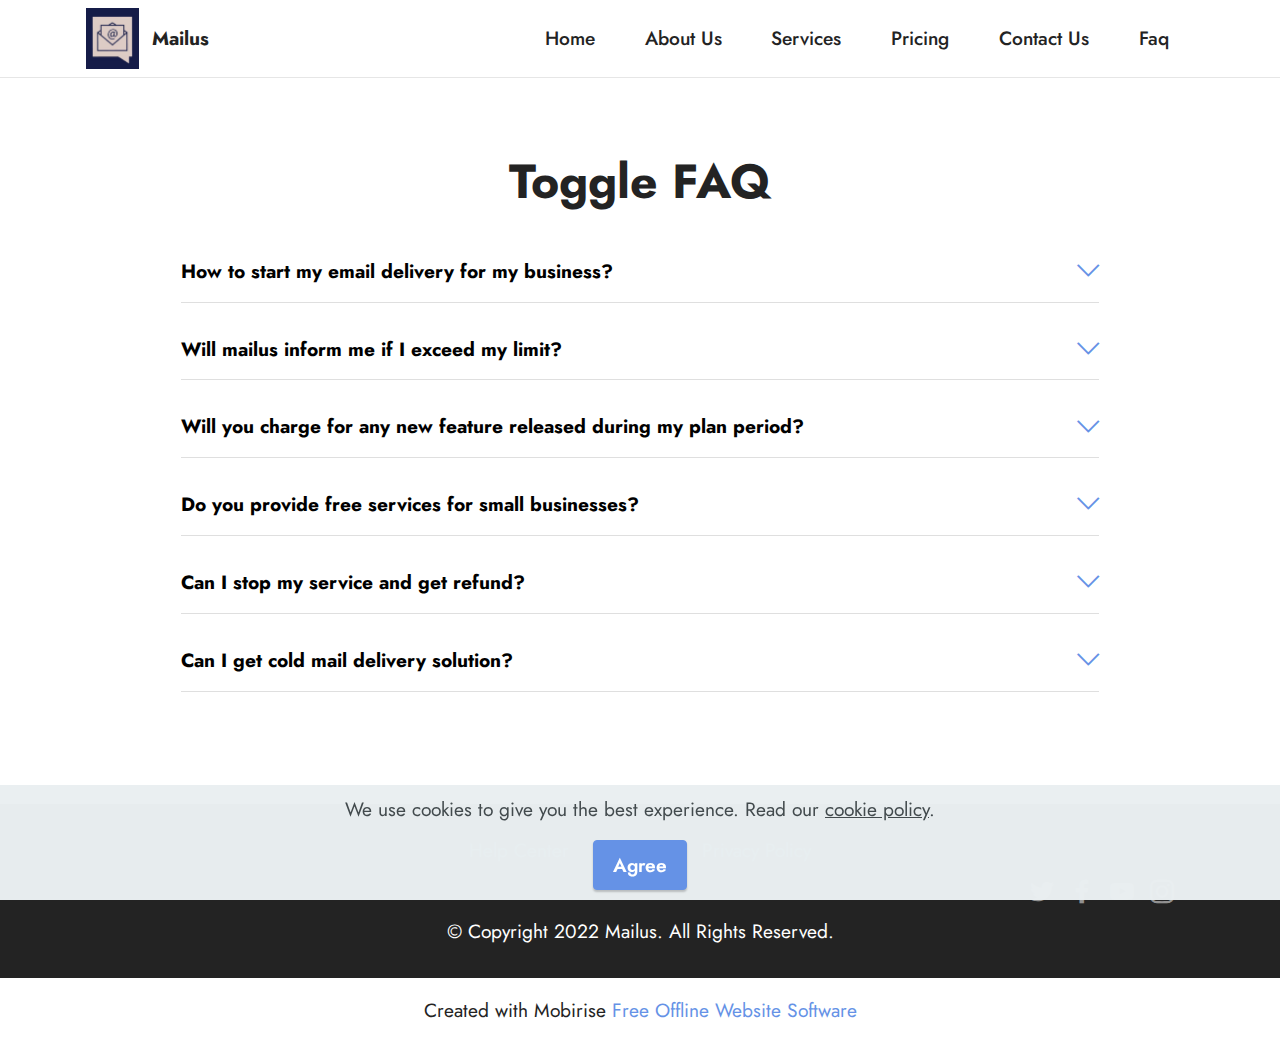
<file: faq.html>
<!DOCTYPE html>
<html  >
<head>
  <!-- Site made with Mobirise Website Builder v5.6.13, https://mobirise.com -->
  <meta charset="UTF-8">
  <meta http-equiv="X-UA-Compatible" content="IE=edge">
  <meta name="generator" content="Mobirise v5.6.13, mobirise.com">
  <meta name="twitter:card" content="summary_large_image"/>
  <meta name="twitter:image:src" content="">
  <meta property="og:image" content="">
  <meta name="twitter:title" content="Faq">
  <meta name="viewport" content="width=device-width, initial-scale=1, minimum-scale=1">
  <link rel="shortcut icon" href="assets/images/mailus-logos-215x245.jpg" type="image/x-icon">
  <meta name="description" content="">
  
  
  <title>Faq</title>
  <link rel="stylesheet" href="assets/web/assets/mobirise-icons2/mobirise2.css">
  <link rel="stylesheet" href="assets/web/assets/mobirise-icons/mobirise-icons.css">
  <link rel="stylesheet" href="assets/bootstrap/css/bootstrap.min.css">
  <link rel="stylesheet" href="assets/bootstrap/css/bootstrap-grid.min.css">
  <link rel="stylesheet" href="assets/bootstrap/css/bootstrap-reboot.min.css">
  <link rel="stylesheet" href="assets/dropdown/css/style.css">
  <link rel="stylesheet" href="assets/socicon/css/styles.css">
  <link rel="stylesheet" href="assets/theme/css/style.css">
  <link rel="preload" href="https://fonts.googleapis.com/css?family=Jost:100,200,300,400,500,600,700,800,900,100i,200i,300i,400i,500i,600i,700i,800i,900i&display=swap" as="style" onload="this.onload=null;this.rel='stylesheet'">
  <noscript><link rel="stylesheet" href="https://fonts.googleapis.com/css?family=Jost:100,200,300,400,500,600,700,800,900,100i,200i,300i,400i,500i,600i,700i,800i,900i&display=swap"></noscript>
  <link rel="preload" as="style" href="assets/mobirise/css/mbr-additional.css"><link rel="stylesheet" href="assets/mobirise/css/mbr-additional.css" type="text/css">
  
  
  
  
</head>
<body>

<!-- Analytics -->
<!-- Google tag (gtag.js) -->
<script async src="https://www.googletagmanager.com/gtag/js?id=G-XW952XN9RN"></script>
<script>
  window.dataLayer = window.dataLayer || [];
  function gtag(){dataLayer.push(arguments);}
  gtag('js', new Date());

  gtag('config', 'G-XW952XN9RN');
</script>
<!-- /Analytics -->


  
  <section data-bs-version="5.1" class="menu cid-s48OLK6784" once="menu" id="menu1-1f">
    
    <nav class="navbar navbar-dropdown navbar-fixed-top navbar-expand-lg">
        <div class="container">
            <div class="navbar-brand">
                <span class="navbar-logo">
                    <a href="https://mailus.in">
                        <img src="assets/images/mailus-logos-215x245.jpg" alt="mailus" style="height: 3.8rem;">
                    </a>
                </span>
                <span class="navbar-caption-wrap"><a class="navbar-caption text-black text-primary display-7" href="index.html">Mailus</a></span>
            </div>
            <button class="navbar-toggler" type="button" data-toggle="collapse" data-bs-toggle="collapse" data-target="#navbarSupportedContent" data-bs-target="#navbarSupportedContent" aria-controls="navbarNavAltMarkup" aria-expanded="false" aria-label="Toggle navigation">
                <div class="hamburger">
                    <span></span>
                    <span></span>
                    <span></span>
                    <span></span>
                </div>
            </button>
            <div class="collapse navbar-collapse" id="navbarSupportedContent">
                <ul class="navbar-nav nav-dropdown nav-right" data-app-modern-menu="true"><li class="nav-item"><a class="nav-link link text-black text-primary display-7" href="index.html">Home</a></li><li class="nav-item"><a class="nav-link link text-black text-primary display-7" href="aboutus.html">About Us</a></li>
                    <li class="nav-item"><a class="nav-link link text-black text-primary display-7" href="services.html">Services</a></li><li class="nav-item"><a class="nav-link link text-black text-primary display-7" href="pricing.html">Pricing</a></li><li class="nav-item"><a class="nav-link link text-black text-primary display-7" href="contactus.html">Contact Us</a></li><li class="nav-item"><a class="nav-link link text-black text-primary display-7" href="faq.html">Faq</a></li></ul>
                
                
            </div>
        </div>
    </nav>

</section>

<section data-bs-version="5.1" class="content17 cid-tixIaV8z5U" id="content17-1h">

    

    
    
    
    <div class="container">
        
            <div class="row justify-content-center">
                <div class="col-12 col-md-10">
                    <div class="section-head align-center mb-4">
                        <h3 class="mbr-section-title mb-0 mbr-fonts-style display-2">
                            <strong>Toggle FAQ</strong>
                        </h3>
                        
                    </div>
                    
                    <div id="bootstrap-toggle" class="toggle-panel accordionStyles tab-content">
                        <div class="card mb-3">
                            <div class="card-header" role="tab" id="headingOne">
                                <a role="button" class="collapsed panel-title text-black" data-toggle="collapse" data-bs-toggle="collapse" data-core="" href="#collapse1_21" aria-expanded="false" aria-controls="collapse1">
                                    <h6 class="panel-title-edit mbr-fonts-style mb-0 display-7"><strong>How to start my email delivery for my business?</strong></h6>
                                    <span class="sign mbr-iconfont mbri-arrow-down"></span>
                                </a>
                            </div>
                            <div id="collapse1_21" class="panel-collapse noScroll collapse" role="tabpanel" aria-labelledby="headingOne">
                                <div class="panel-body">
                                    <p class="mbr-fonts-style panel-text display-7">Just contact us and we will reach out to you.</p>
                                </div>
                            </div>
                        </div>
                        <div class="card mb-3">
                            <div class="card-header" role="tab" id="headingTwo">
                                <a role="button" class="collapsed panel-title text-black" data-toggle="collapse" data-bs-toggle="collapse" data-core="" href="#collapse2_21" aria-expanded="false" aria-controls="collapse2">
                                    <h6 class="panel-title-edit mbr-fonts-style mb-0 display-7"><strong>Will mailus inform me if I exceed my limit?</strong></h6>
                                    <span class="sign mbr-iconfont mbri-arrow-down"></span>
                                </a>

                            </div>
                            <div id="collapse2_21" class="panel-collapse noScroll collapse" role="tabpanel" aria-labelledby="headingTwo">
                                <div class="panel-body">
                                    <p class="mbr-fonts-style panel-text display-7">Yes, Indeed. Your services will automatically stop and you will alerted with limit exceed message.&nbsp;</p>
                                </div>
                            </div>
                        </div>
                        <div class="card mb-3">
                            <div class="card-header" role="tab" id="headingThree">
                                <a role="button" class="collapsed panel-title text-black" data-toggle="collapse" data-bs-toggle="collapse" data-core="" href="#collapse3_21" aria-expanded="false" aria-controls="collapse3">
                                    <h6 class="panel-title-edit mbr-fonts-style mb-0 display-7"><strong>Will you charge for any new feature released during my plan period?</strong>
                                </h6>
                                    <span class="sign mbr-iconfont mbri-arrow-down"></span>
                                </a>
                            </div>
                            <div id="collapse3_21" class="panel-collapse noScroll collapse" role="tabpanel" aria-labelledby="headingThree">
                                <div class="panel-body">
                                    <p class="mbr-fonts-style panel-text display-7">New features are released every month and will be available in your account during your plan period, without any additional charge.</p>
                                </div>
                            </div>
                        </div>
                        <div class="card mb-3">
                            <div class="card-header" role="tab" id="headingThree">
                                <a role="button" class="collapsed panel-title text-black" data-toggle="collapse" data-bs-toggle="collapse" data-core="" href="#collapse4_21" aria-expanded="false" aria-controls="collapse4">
                                    <h6 class="panel-title-edit mbr-fonts-style mb-0 display-7"><strong>Do you provide free services for small businesses?</strong>
                                </h6>
                                    <span class="sign mbr-iconfont mbri-arrow-down"></span>
                                </a>
                            </div>
                            <div id="collapse4_21" class="panel-collapse noScroll collapse" role="tabpanel" aria-labelledby="headingThree">
                                <div class="panel-body">
                                    <p class="mbr-fonts-style panel-text display-7">Yes, we provide free services for small businesses till our free tier limit.</p>
                                </div>
                            </div>
                        </div>
                        <div class="card mb-3">
                            <div class="card-header" role="tab" id="headingThree">
                                <a role="button" class="collapsed panel-title text-black" data-toggle="collapse" data-bs-toggle="collapse" data-core="" href="#collapse5_21" aria-expanded="false" aria-controls="collapse5">
                                   <h6 class="panel-title-edit mbr-fonts-style mb-0 display-7"><strong>Can I stop my service and get refund?</strong></h6>
                                        <span class="mbr-iconfont mobi-mbri-arrow-down mobi-mbri"></span>
                                </a>
                            </div>
                            <div id="collapse5_21" class="panel-collapse noScroll collapse" role="tabpanel" aria-labelledby="headingThree">
                                <div class="panel-body">
                                    <p class="mbr-fonts-style panel-text display-7">If you are not happy with our services, just reach out to us and will issue you a refund if your usage is under free tier limit.</p>
                                </div>
                            </div>
                        </div>
                        <div class="card mb-3">
                            <div class="card-header" role="tab" id="headingThree">
                                <a role="button" class="collapsed panel-title text-black" data-toggle="collapse" data-bs-toggle="collapse" data-core="" href="#collapse6_21" aria-expanded="false" aria-controls="collapse6">
                                    <h6 class="panel-title-edit mbr-fonts-style mb-0 display-7"><strong>Can I get cold mail delivery solution?</strong></h6>
                                    <span class="mbr-iconfont mobi-mbri-arrow-down mobi-mbri"></span>
                                </a>
                            </div>
                            <div id="collapse6_21" class="panel-collapse noScroll collapse" role="tabpanel" aria-labelledby="headingThree">
                                <div class="panel-body">
                                    <p class="mbr-fonts-style panel-text display-7">
                                       Yes, we provide cold mail delivery solution. Reach out to us or send a detailed mail regarding your requirement. We will get in touch within 2 working days.</p>
                                </div>
                            </div>
                        </div>
                    </div>
                </div>
            </div>
        </div>
</section>

<section data-bs-version="5.1" class="footer3 cid-s48P1Icc8J" once="footers" id="footer3-1g">

    

    

    <div class="container">
        <div class="media-container-row align-center mbr-white">
            <div class="row row-links">
                <ul class="foot-menu">
                    
                    
                    
                    
                    
                <li class="foot-menu-item mbr-fonts-style display-7"><a href="contactus.html" class="text-success text-primary">Help Center</a></li><li class="foot-menu-item mbr-fonts-style display-7"><a href="services.html" class="text-success text-primary">Services</a></li><li class="foot-menu-item mbr-fonts-style display-7"><a href="privacy.html" class="text-success text-primary">Privacy Policy</a></li></ul>
            </div>
            <div class="row social-row">
                <div class="social-list align-right pb-2">
                    
                    
                    
                    
                    
                    
                <div class="soc-item">
                        <a href="https://twitter.com/mobirise" target="_blank">
                            <span class="socicon-twitter socicon mbr-iconfont mbr-iconfont-social"></span>
                        </a>
                    </div><div class="soc-item">
                        <a href="https://www.facebook.com/pages/Mobirise/1616226671953247" target="_blank">
                            <span class="socicon-facebook socicon mbr-iconfont mbr-iconfont-social"></span>
                        </a>
                    </div><div class="soc-item">
                        <a href="https://www.youtube.com/c/mobirise" target="_blank">
                            <span class="socicon-youtube socicon mbr-iconfont mbr-iconfont-social"></span>
                        </a>
                    </div><div class="soc-item">
                        <a href="https://instagram.com/mobirise" target="_blank">
                            <span class="mbr-iconfont mbr-iconfont-social socicon-instagram socicon"></span>
                        </a>
                    </div></div>
            </div>
            <div class="row row-copirayt">
                <p class="mbr-text mb-0 mbr-fonts-style mbr-white align-center display-7">
                    © Copyright 2022 Mailus. All Rights Reserved.
                </p>
            </div>
        </div>
    </div>
</section><section class="display-7" style="padding: 0;align-items: center;justify-content: center;flex-wrap: wrap;    align-content: center;display: flex;position: relative;height: 4rem;"><a href="https://mobiri.se/2877333" style="flex: 1 1;height: 4rem;position: absolute;width: 100%;z-index: 1;"><img alt="" style="height: 4rem;" src="[data-uri]"></a><p style="margin: 0;text-align: center;" class="display-7">Created with Mobirise &#8204;</p><a style="z-index:1" href="https://mobirise.com/offline-website-builder.html">Free Offline Website Software</a></section><script src="assets/bootstrap/js/bootstrap.bundle.min.js"></script>  <script src="assets/web/assets/cookies-alert-plugin/cookies-alert-core.js"></script>  <script src="assets/web/assets/cookies-alert-plugin/cookies-alert-script.js"></script>  <script src="assets/smoothscroll/smooth-scroll.js"></script>  <script src="assets/ytplayer/index.js"></script>  <script src="assets/mbr-switch-arrow/mbr-switch-arrow.js"></script>  <script src="assets/dropdown/js/navbar-dropdown.js"></script>  <script src="assets/theme/js/script.js"></script>  
  
  
<input name="cookieData" type="hidden" data-cookie-customDialogSelector='null' data-cookie-colorText='#424a4d' data-cookie-colorBg='rgba(234, 239, 241, 0.99)' data-cookie-textButton='Agree' data-cookie-colorButton='' data-cookie-colorLink='#424a4d' data-cookie-underlineLink='true' data-cookie-text="We use cookies to give you the best experience. Read our <a href='privacy.html'>cookie policy</a>.">
  </body>
</html>
</file>
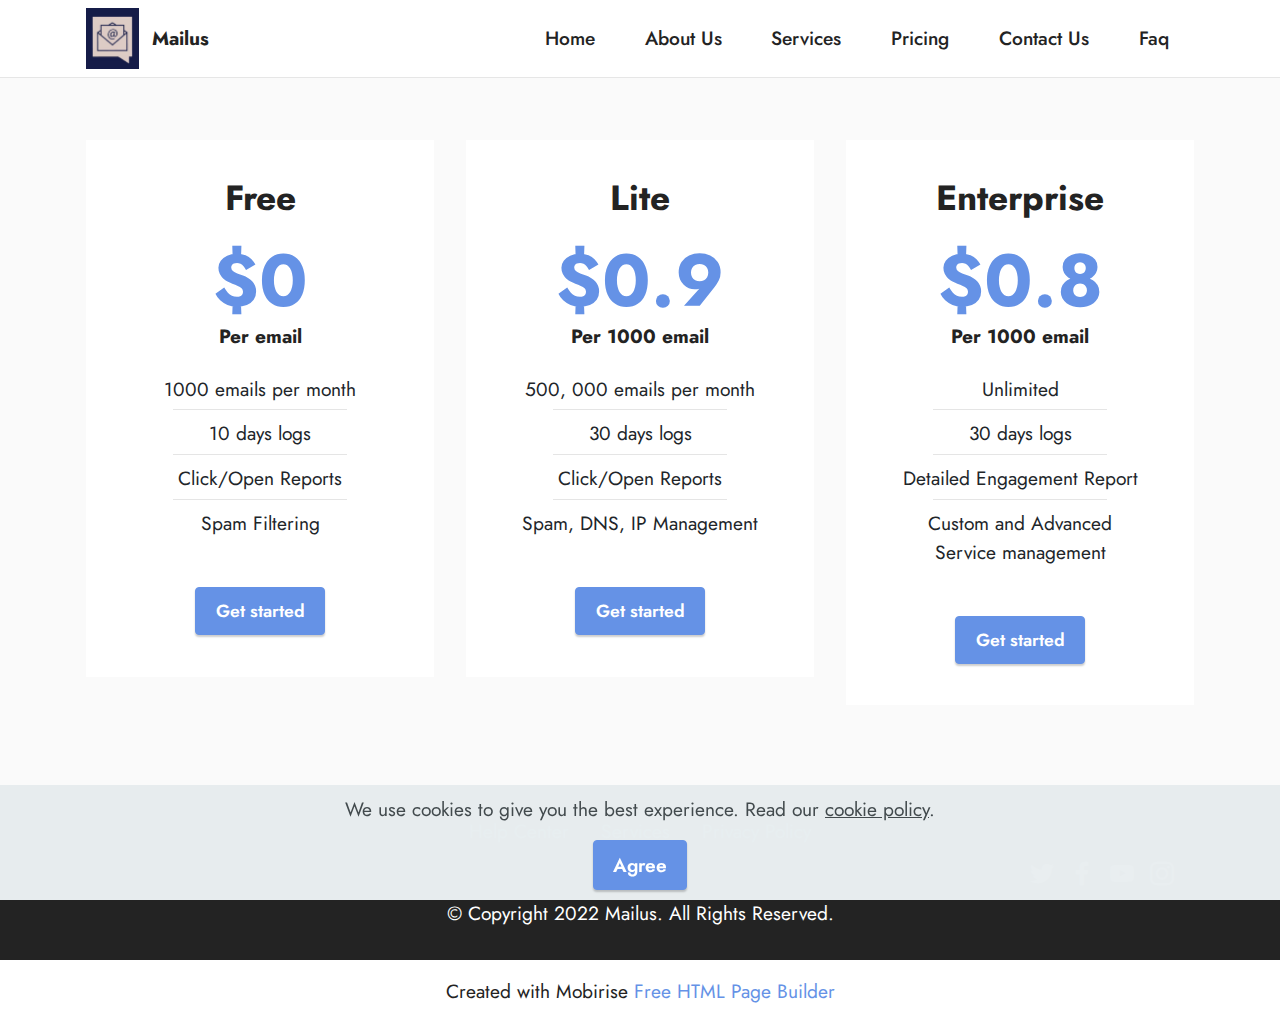
<file: pricing.html>
<!DOCTYPE html>
<html  >
<head>
  <!-- Site made with Mobirise Website Builder v5.6.13, https://mobirise.com -->
  <meta charset="UTF-8">
  <meta http-equiv="X-UA-Compatible" content="IE=edge">
  <meta name="generator" content="Mobirise v5.6.13, mobirise.com">
  <meta name="twitter:card" content="summary_large_image"/>
  <meta name="twitter:image:src" content="">
  <meta property="og:image" content="">
  <meta name="twitter:title" content="Pricing">
  <meta name="viewport" content="width=device-width, initial-scale=1, minimum-scale=1">
  <link rel="shortcut icon" href="assets/images/mailus-logos-215x245.jpg" type="image/x-icon">
  <meta name="description" content="">
  
  
  <title>Pricing</title>
  <link rel="stylesheet" href="assets/bootstrap/css/bootstrap.min.css">
  <link rel="stylesheet" href="assets/bootstrap/css/bootstrap-grid.min.css">
  <link rel="stylesheet" href="assets/bootstrap/css/bootstrap-reboot.min.css">
  <link rel="stylesheet" href="assets/dropdown/css/style.css">
  <link rel="stylesheet" href="assets/socicon/css/styles.css">
  <link rel="stylesheet" href="assets/theme/css/style.css">
  <link rel="preload" href="https://fonts.googleapis.com/css?family=Jost:100,200,300,400,500,600,700,800,900,100i,200i,300i,400i,500i,600i,700i,800i,900i&display=swap" as="style" onload="this.onload=null;this.rel='stylesheet'">
  <noscript><link rel="stylesheet" href="https://fonts.googleapis.com/css?family=Jost:100,200,300,400,500,600,700,800,900,100i,200i,300i,400i,500i,600i,700i,800i,900i&display=swap"></noscript>
  <link rel="preload" as="style" href="assets/mobirise/css/mbr-additional.css"><link rel="stylesheet" href="assets/mobirise/css/mbr-additional.css" type="text/css">
  
  
  
  
</head>
<body>

<!-- Analytics -->
<!-- Google tag (gtag.js) -->
<script async src="https://www.googletagmanager.com/gtag/js?id=G-XW952XN9RN"></script>
<script>
  window.dataLayer = window.dataLayer || [];
  function gtag(){dataLayer.push(arguments);}
  gtag('js', new Date());

  gtag('config', 'G-XW952XN9RN');
</script>
<!-- /Analytics -->


  
  <section data-bs-version="5.1" class="menu cid-s48OLK6784" once="menu" id="menu1-16">
    
    <nav class="navbar navbar-dropdown navbar-fixed-top navbar-expand-lg">
        <div class="container">
            <div class="navbar-brand">
                <span class="navbar-logo">
                    <a href="https://mailus.in">
                        <img src="assets/images/mailus-logos-215x245.jpg" alt="mailus" style="height: 3.8rem;">
                    </a>
                </span>
                <span class="navbar-caption-wrap"><a class="navbar-caption text-black text-primary display-7" href="index.html">Mailus</a></span>
            </div>
            <button class="navbar-toggler" type="button" data-toggle="collapse" data-bs-toggle="collapse" data-target="#navbarSupportedContent" data-bs-target="#navbarSupportedContent" aria-controls="navbarNavAltMarkup" aria-expanded="false" aria-label="Toggle navigation">
                <div class="hamburger">
                    <span></span>
                    <span></span>
                    <span></span>
                    <span></span>
                </div>
            </button>
            <div class="collapse navbar-collapse" id="navbarSupportedContent">
                <ul class="navbar-nav nav-dropdown nav-right" data-app-modern-menu="true"><li class="nav-item"><a class="nav-link link text-black text-primary display-7" href="index.html">Home</a></li><li class="nav-item"><a class="nav-link link text-black text-primary display-7" href="aboutus.html">About Us</a></li>
                    <li class="nav-item"><a class="nav-link link text-black text-primary display-7" href="services.html">Services</a></li><li class="nav-item"><a class="nav-link link text-black text-primary display-7" href="pricing.html">Pricing</a></li><li class="nav-item"><a class="nav-link link text-black text-primary display-7" href="contactus.html">Contact Us</a></li><li class="nav-item"><a class="nav-link link text-black text-primary display-7" href="faq.html">Faq</a></li></ul>
                
                
            </div>
        </div>
    </nav>

</section>

<section data-bs-version="5.1" class="pricing2 cid-tixEE3KXGb" id="pricing2-18">
    

    
    
    <div class="container">
        <div class="row justify-content-center">
            <div class="col-12 col-md-6 align-center col-lg-4">
                <div class="plan">
                    <div class="plan-header">
                        <h6 class="plan-title mbr-fonts-style mb-3 display-5">
                            <strong>Free</strong></h6>
                        <div class="plan-price">
                            <p class="price mbr-fonts-style m-0 display-1"><strong>$0</strong></p>
                            <p class="price-term mbr-fonts-style mb-3 display-7"><strong>Per email</strong></p>
                        </div>
                    </div>
                    <div class="plan-body">
                        <div class="plan-list mb-4">
                            <ul class="list-group mbr-fonts-style list-group-flush display-7">
                                <li class="list-group-item">1000 emails per month</li><li class="list-group-item">10 days logs</li><li class="list-group-item">Click/Open Reports</li><li class="list-group-item">Spam Filtering</li>
                            </ul>
                        </div>
                        <div class="mbr-section-btn text-center"><a href="signup.html" class="btn btn-primary display-4">Get started</a></div>
                    </div>
                </div>
            </div>
            <div class="col-12 col-md-6 align-center col-lg-4">
                <div class="plan">
                    <div class="plan-header">
                        <h6 class="plan-title mbr-fonts-style mb-3 display-5">
                            <strong>Lite</strong></h6>
                        <div class="plan-price">
                            <p class="price mbr-fonts-style m-0 display-1"><strong>$0.9</strong></p>
                            <p class="price-term mbr-fonts-style mb-3 display-7"><strong>Per 1000 email</strong></p>
                        </div>
                    </div>
                    <div class="plan-body">
                        <div class="plan-list mb-4">
                            <ul class="list-group mbr-fonts-style list-group-flush display-7">
                                <li class="list-group-item">500, 000 emails per month</li><li class="list-group-item">30 days logs</li><li class="list-group-item">Click/Open Reports</li><li class="list-group-item">Spam, DNS, IP Management</li>
                            </ul>
                        </div>
                        <div class="mbr-section-btn text-center"><a href="signup.html" class="btn btn-primary display-4">Get started</a></div>
                    </div>
                </div>
            </div>
            <div class="col-12 col-md-6 align-center col-lg-4">
                <div class="plan">
                    <div class="plan-header">
                        <h6 class="plan-title mbr-fonts-style mb-3 display-5"><strong>Enterprise</strong></h6>
                        <div class="plan-price">
                            <p class="price mbr-fonts-style m-0 display-1"><strong>$0.8</strong></p>
                            <p class="price-term mbr-fonts-style mb-3 display-7"><strong>Per 1000 email</strong></p>
                        </div>
                    </div>
                    <div class="plan-body">
                        <div class="plan-list mb-4">
                            <ul class="list-group mbr-fonts-style list-group-flush display-7">
                                <li class="list-group-item">Unlimited</li><li class="list-group-item">30 days logs</li><li class="list-group-item">Detailed Engagement Report</li><li class="list-group-item">Custom and Advanced Service management</li>
                            </ul>
                        </div>
                        <div class="mbr-section-btn text-center"><a href="signup.html" class="btn btn-primary display-4">Get started</a></div>
                    </div>
                </div>
            </div>
            
        </div>
    </div>
</section>

<section data-bs-version="5.1" class="footer3 cid-s48P1Icc8J" once="footers" id="footer3-17">

    

    

    <div class="container">
        <div class="media-container-row align-center mbr-white">
            <div class="row row-links">
                <ul class="foot-menu">
                    
                    
                    
                    
                    
                <li class="foot-menu-item mbr-fonts-style display-7"><a href="contactus.html" class="text-success text-primary">Help Center</a></li><li class="foot-menu-item mbr-fonts-style display-7"><a href="services.html" class="text-success text-primary">Services</a></li><li class="foot-menu-item mbr-fonts-style display-7"><a href="privacy.html" class="text-success text-primary">Privacy Policy</a></li></ul>
            </div>
            <div class="row social-row">
                <div class="social-list align-right pb-2">
                    
                    
                    
                    
                    
                    
                <div class="soc-item">
                        <a href="https://twitter.com/mobirise" target="_blank">
                            <span class="socicon-twitter socicon mbr-iconfont mbr-iconfont-social"></span>
                        </a>
                    </div><div class="soc-item">
                        <a href="https://www.facebook.com/pages/Mobirise/1616226671953247" target="_blank">
                            <span class="socicon-facebook socicon mbr-iconfont mbr-iconfont-social"></span>
                        </a>
                    </div><div class="soc-item">
                        <a href="https://www.youtube.com/c/mobirise" target="_blank">
                            <span class="socicon-youtube socicon mbr-iconfont mbr-iconfont-social"></span>
                        </a>
                    </div><div class="soc-item">
                        <a href="https://instagram.com/mobirise" target="_blank">
                            <span class="mbr-iconfont mbr-iconfont-social socicon-instagram socicon"></span>
                        </a>
                    </div></div>
            </div>
            <div class="row row-copirayt">
                <p class="mbr-text mb-0 mbr-fonts-style mbr-white align-center display-7">
                    © Copyright 2022 Mailus. All Rights Reserved.
                </p>
            </div>
        </div>
    </div>
</section><section class="display-7" style="padding: 0;align-items: center;justify-content: center;flex-wrap: wrap;    align-content: center;display: flex;position: relative;height: 4rem;"><a href="https://mobiri.se/2877333" style="flex: 1 1;height: 4rem;position: absolute;width: 100%;z-index: 1;"><img alt="" style="height: 4rem;" src="[data-uri]"></a><p style="margin: 0;text-align: center;" class="display-7">Created with Mobirise &#8204;</p><a style="z-index:1" href="https://mobirise.com/html-builder.html">Free HTML Page Builder</a></section><script src="assets/bootstrap/js/bootstrap.bundle.min.js"></script>  <script src="assets/web/assets/cookies-alert-plugin/cookies-alert-core.js"></script>  <script src="assets/web/assets/cookies-alert-plugin/cookies-alert-script.js"></script>  <script src="assets/smoothscroll/smooth-scroll.js"></script>  <script src="assets/ytplayer/index.js"></script>  <script src="assets/dropdown/js/navbar-dropdown.js"></script>  <script src="assets/theme/js/script.js"></script>  
  
  
<input name="cookieData" type="hidden" data-cookie-customDialogSelector='null' data-cookie-colorText='#424a4d' data-cookie-colorBg='rgba(234, 239, 241, 0.99)' data-cookie-textButton='Agree' data-cookie-colorButton='' data-cookie-colorLink='#424a4d' data-cookie-underlineLink='true' data-cookie-text="We use cookies to give you the best experience. Read our <a href='privacy.html'>cookie policy</a>.">
  </body>
</html>
</file>
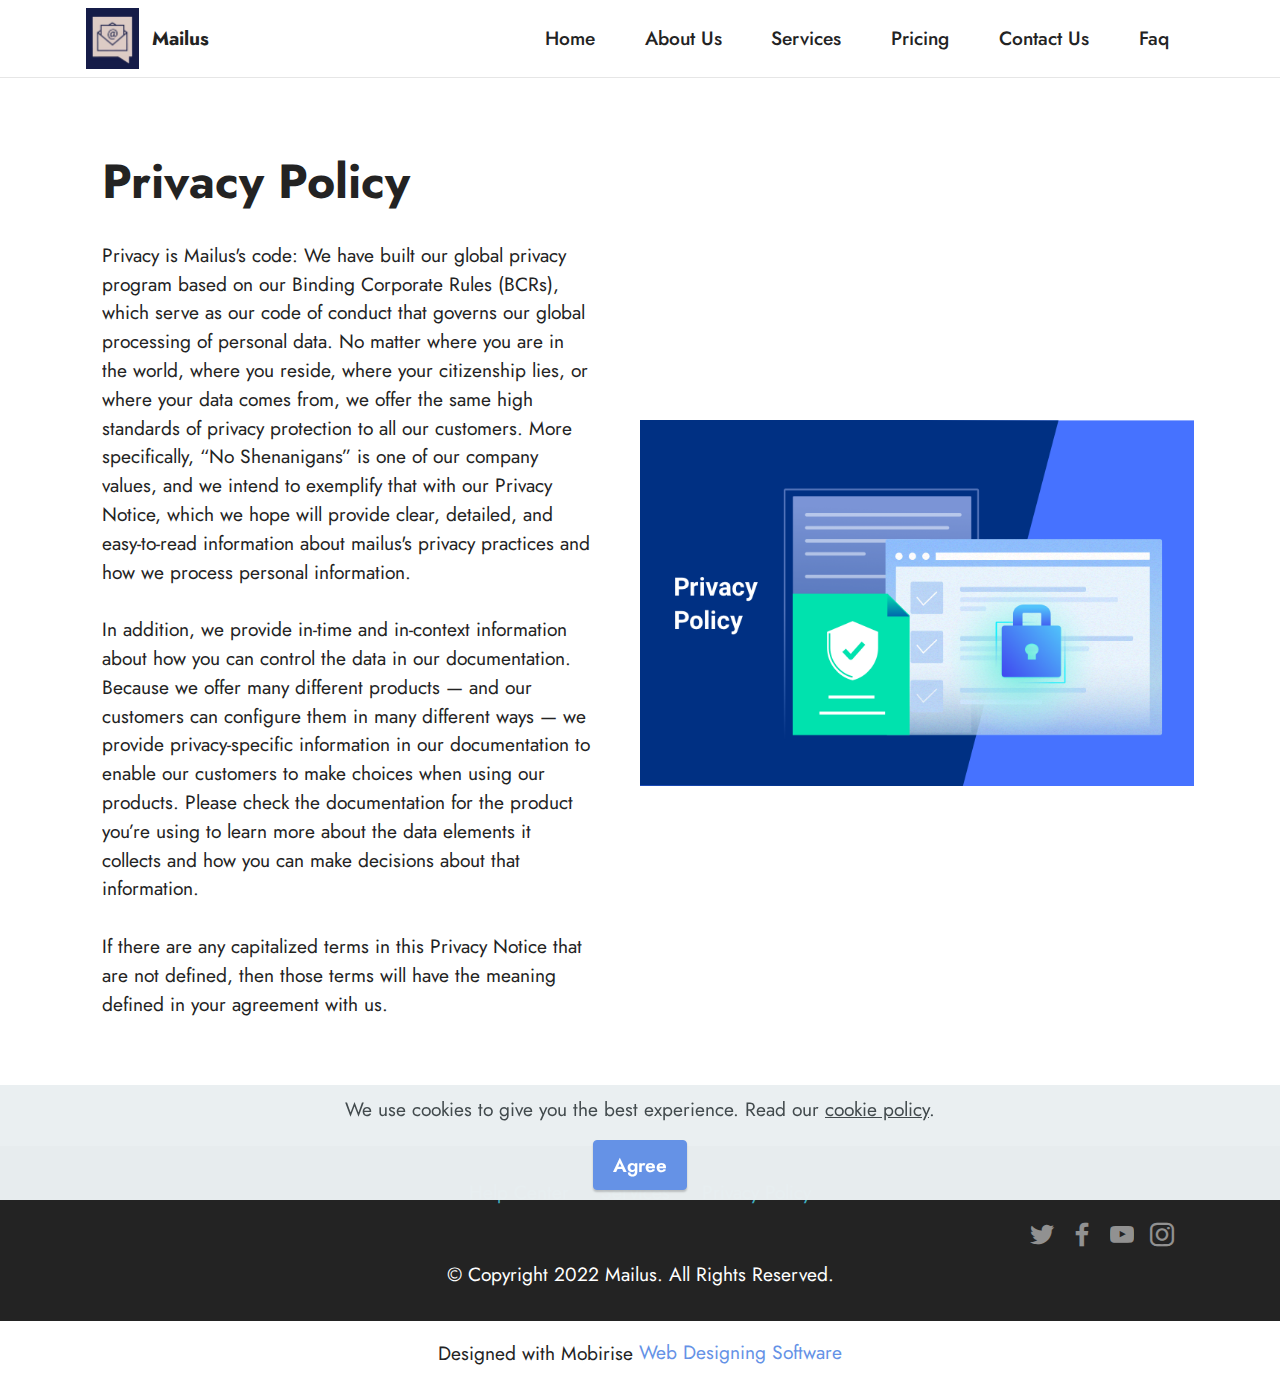
<file: privacy.html>
<!DOCTYPE html>
<html  >
<head>
  <!-- Site made with Mobirise Website Builder v5.6.13, https://mobirise.com -->
  <meta charset="UTF-8">
  <meta http-equiv="X-UA-Compatible" content="IE=edge">
  <meta name="generator" content="Mobirise v5.6.13, mobirise.com">
  <meta name="twitter:card" content="summary_large_image"/>
  <meta name="twitter:image:src" content="">
  <meta property="og:image" content="">
  <meta name="twitter:title" content="Privacy Policy">
  <meta name="viewport" content="width=device-width, initial-scale=1, minimum-scale=1">
  <link rel="shortcut icon" href="assets/images/mailus-logos-215x245.jpg" type="image/x-icon">
  <meta name="description" content="">
  
  
  <title>Privacy Policy</title>
  <link rel="stylesheet" href="assets/web/assets/mobirise-icons2/mobirise2.css">
  <link rel="stylesheet" href="assets/bootstrap/css/bootstrap.min.css">
  <link rel="stylesheet" href="assets/bootstrap/css/bootstrap-grid.min.css">
  <link rel="stylesheet" href="assets/bootstrap/css/bootstrap-reboot.min.css">
  <link rel="stylesheet" href="assets/dropdown/css/style.css">
  <link rel="stylesheet" href="assets/socicon/css/styles.css">
  <link rel="stylesheet" href="assets/theme/css/style.css">
  <link rel="preload" href="https://fonts.googleapis.com/css?family=Jost:100,200,300,400,500,600,700,800,900,100i,200i,300i,400i,500i,600i,700i,800i,900i&display=swap" as="style" onload="this.onload=null;this.rel='stylesheet'">
  <noscript><link rel="stylesheet" href="https://fonts.googleapis.com/css?family=Jost:100,200,300,400,500,600,700,800,900,100i,200i,300i,400i,500i,600i,700i,800i,900i&display=swap"></noscript>
  <link rel="preload" as="style" href="assets/mobirise/css/mbr-additional.css"><link rel="stylesheet" href="assets/mobirise/css/mbr-additional.css" type="text/css">
  
  
  
  
</head>
<body>

<!-- Analytics -->
<!-- Google tag (gtag.js) -->
<script async src="https://www.googletagmanager.com/gtag/js?id=G-XW952XN9RN"></script>
<script>
  window.dataLayer = window.dataLayer || [];
  function gtag(){dataLayer.push(arguments);}
  gtag('js', new Date());

  gtag('config', 'G-XW952XN9RN');
</script>
<!-- /Analytics -->


  
  <section data-bs-version="5.1" class="menu cid-s48OLK6784" once="menu" id="menu1-1k">
    
    <nav class="navbar navbar-dropdown navbar-fixed-top navbar-expand-lg">
        <div class="container">
            <div class="navbar-brand">
                <span class="navbar-logo">
                    <a href="https://mailus.in">
                        <img src="assets/images/mailus-logos-215x245.jpg" alt="mailus" style="height: 3.8rem;">
                    </a>
                </span>
                <span class="navbar-caption-wrap"><a class="navbar-caption text-black text-primary display-7" href="index.html">Mailus</a></span>
            </div>
            <button class="navbar-toggler" type="button" data-toggle="collapse" data-bs-toggle="collapse" data-target="#navbarSupportedContent" data-bs-target="#navbarSupportedContent" aria-controls="navbarNavAltMarkup" aria-expanded="false" aria-label="Toggle navigation">
                <div class="hamburger">
                    <span></span>
                    <span></span>
                    <span></span>
                    <span></span>
                </div>
            </button>
            <div class="collapse navbar-collapse" id="navbarSupportedContent">
                <ul class="navbar-nav nav-dropdown nav-right" data-app-modern-menu="true"><li class="nav-item"><a class="nav-link link text-black text-primary display-7" href="index.html">Home</a></li><li class="nav-item"><a class="nav-link link text-black text-primary display-7" href="aboutus.html">About Us</a></li>
                    <li class="nav-item"><a class="nav-link link text-black text-primary display-7" href="services.html">Services</a></li><li class="nav-item"><a class="nav-link link text-black text-primary display-7" href="pricing.html">Pricing</a></li><li class="nav-item"><a class="nav-link link text-black text-primary display-7" href="contactus.html">Contact Us</a></li><li class="nav-item"><a class="nav-link link text-black text-primary display-7" href="faq.html">Faq</a></li></ul>
                
                
            </div>
        </div>
    </nav>

</section>

<section data-bs-version="5.1" class="features11 cid-tiBT9kQIIc" id="features12-1q">

    

    
    
    <div class="container">
        <div class="m-0 row align-items-center">
            <div class="col-12 col-lg">
                <div class="card-wrapper">
                    <div class="card-box">
                        <h4 class="card-title mbr-fonts-style mb-4 display-2"><strong>Privacy Policy</strong></h4>
                        <p class="mbr-text mbr-fonts-style mb-4 display-7">Privacy is Mailus's code: We have built our global privacy program based on our Binding Corporate Rules (BCRs), which serve as our code of conduct that governs our global processing of personal data. No matter where you are in the world, where you reside, where your citizenship lies, or where your data comes from, we offer the same high standards of privacy protection to all our customers. More specifically, “No Shenanigans” is one of our company values, and we intend to exemplify that with our Privacy Notice, which we hope will provide clear, detailed, and easy-to-read information about mailus's privacy practices and how we process personal information.
<br>
<br>In addition, we provide in-time and in-context information about how you can control the data in our documentation. Because we offer many different products — and our customers can configure them in many different ways — we provide privacy-specific information in our documentation to enable our customers to make choices when using our products. Please check the documentation for the product you’re using to learn more about the data elements it collects and how you can make decisions about that information.
<br>
<br>If there are any capitalized terms in this Privacy Notice that are not defined, then those terms will have the meaning defined in your agreement with us.</p>
                        
                        
                    </div>
                </div>
            </div>
            <div class="p-0 col-12 col-lg-6 md-pb">
                <div class="image-wrapper">
                    <img src="assets/images/privacy-policy-template-featured-image.webp" alt="Mobirise Website Builder">
                </div>
            </div>
        </div>
    </div>
</section>

<section data-bs-version="5.1" class="footer3 cid-s48P1Icc8J" once="footers" id="footer3-1l">

    

    

    <div class="container">
        <div class="media-container-row align-center mbr-white">
            <div class="row row-links">
                <ul class="foot-menu">
                    
                    
                    
                    
                    
                <li class="foot-menu-item mbr-fonts-style display-7"><a href="contactus.html" class="text-success text-primary">Help Center</a></li><li class="foot-menu-item mbr-fonts-style display-7"><a href="services.html" class="text-success text-primary">Services</a></li><li class="foot-menu-item mbr-fonts-style display-7"><a href="privacy.html" class="text-success text-primary">Privacy Policy</a></li></ul>
            </div>
            <div class="row social-row">
                <div class="social-list align-right pb-2">
                    
                    
                    
                    
                    
                    
                <div class="soc-item">
                        <a href="https://twitter.com/mobirise" target="_blank">
                            <span class="socicon-twitter socicon mbr-iconfont mbr-iconfont-social"></span>
                        </a>
                    </div><div class="soc-item">
                        <a href="https://www.facebook.com/pages/Mobirise/1616226671953247" target="_blank">
                            <span class="socicon-facebook socicon mbr-iconfont mbr-iconfont-social"></span>
                        </a>
                    </div><div class="soc-item">
                        <a href="https://www.youtube.com/c/mobirise" target="_blank">
                            <span class="socicon-youtube socicon mbr-iconfont mbr-iconfont-social"></span>
                        </a>
                    </div><div class="soc-item">
                        <a href="https://instagram.com/mobirise" target="_blank">
                            <span class="mbr-iconfont mbr-iconfont-social socicon-instagram socicon"></span>
                        </a>
                    </div></div>
            </div>
            <div class="row row-copirayt">
                <p class="mbr-text mb-0 mbr-fonts-style mbr-white align-center display-7">
                    © Copyright 2022 Mailus. All Rights Reserved.
                </p>
            </div>
        </div>
    </div>
</section><section class="display-7" style="padding: 0;align-items: center;justify-content: center;flex-wrap: wrap;    align-content: center;display: flex;position: relative;height: 4rem;"><a href="https://mobiri.se/2877333" style="flex: 1 1;height: 4rem;position: absolute;width: 100%;z-index: 1;"><img alt="" style="height: 4rem;" src="[data-uri]"></a><p style="margin: 0;text-align: center;" class="display-7">Designed with Mobirise &#8204;</p><a style="z-index:1" href="https://mobirise.com/website-design-software.html">Web Designing Software</a></section><script src="assets/bootstrap/js/bootstrap.bundle.min.js"></script>  <script src="assets/web/assets/cookies-alert-plugin/cookies-alert-core.js"></script>  <script src="assets/web/assets/cookies-alert-plugin/cookies-alert-script.js"></script>  <script src="assets/smoothscroll/smooth-scroll.js"></script>  <script src="assets/ytplayer/index.js"></script>  <script src="assets/dropdown/js/navbar-dropdown.js"></script>  <script src="assets/theme/js/script.js"></script>  
  
  
<input name="cookieData" type="hidden" data-cookie-customDialogSelector='null' data-cookie-colorText='#424a4d' data-cookie-colorBg='rgba(234, 239, 241, 0.99)' data-cookie-textButton='Agree' data-cookie-colorButton='' data-cookie-colorLink='#424a4d' data-cookie-underlineLink='true' data-cookie-text="We use cookies to give you the best experience. Read our <a href='privacy.html'>cookie policy</a>.">
  </body>
</html>
</file>
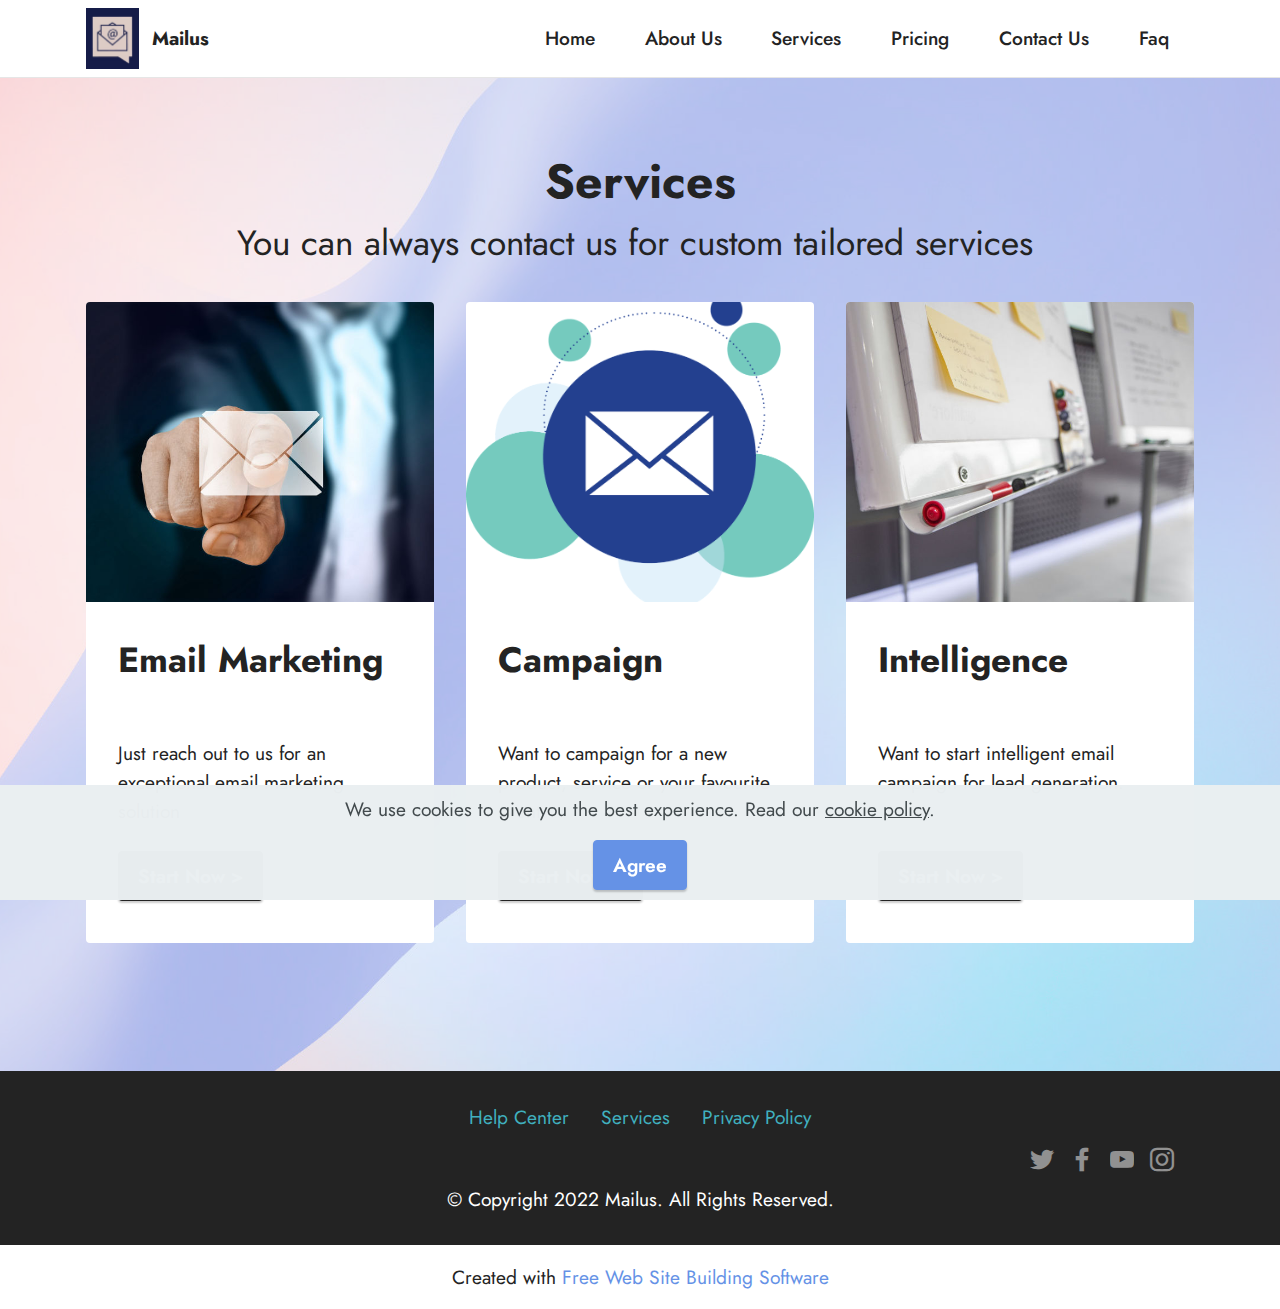
<file: services.html>
<!DOCTYPE html>
<html  >
<head>
  <!-- Site made with Mobirise Website Builder v5.6.13, https://mobirise.com -->
  <meta charset="UTF-8">
  <meta http-equiv="X-UA-Compatible" content="IE=edge">
  <meta name="generator" content="Mobirise v5.6.13, mobirise.com">
  <meta name="twitter:card" content="summary_large_image"/>
  <meta name="twitter:image:src" content="">
  <meta property="og:image" content="">
  <meta name="twitter:title" content="Services">
  <meta name="viewport" content="width=device-width, initial-scale=1, minimum-scale=1">
  <link rel="shortcut icon" href="assets/images/mailus-logos-215x245.jpg" type="image/x-icon">
  <meta name="description" content="">
  
  
  <title>Services</title>
  <link rel="stylesheet" href="assets/bootstrap/css/bootstrap.min.css">
  <link rel="stylesheet" href="assets/bootstrap/css/bootstrap-grid.min.css">
  <link rel="stylesheet" href="assets/bootstrap/css/bootstrap-reboot.min.css">
  <link rel="stylesheet" href="assets/dropdown/css/style.css">
  <link rel="stylesheet" href="assets/socicon/css/styles.css">
  <link rel="stylesheet" href="assets/theme/css/style.css">
  <link rel="preload" href="https://fonts.googleapis.com/css?family=Jost:100,200,300,400,500,600,700,800,900,100i,200i,300i,400i,500i,600i,700i,800i,900i&display=swap" as="style" onload="this.onload=null;this.rel='stylesheet'">
  <noscript><link rel="stylesheet" href="https://fonts.googleapis.com/css?family=Jost:100,200,300,400,500,600,700,800,900,100i,200i,300i,400i,500i,600i,700i,800i,900i&display=swap"></noscript>
  <link rel="preload" as="style" href="assets/mobirise/css/mbr-additional.css"><link rel="stylesheet" href="assets/mobirise/css/mbr-additional.css" type="text/css">
  
  
  
  
</head>
<body>

<!-- Analytics -->
<!-- Google tag (gtag.js) -->
<script async src="https://www.googletagmanager.com/gtag/js?id=G-XW952XN9RN"></script>
<script>
  window.dataLayer = window.dataLayer || [];
  function gtag(){dataLayer.push(arguments);}
  gtag('js', new Date());

  gtag('config', 'G-XW952XN9RN');
</script>
<!-- /Analytics -->


  
  <section data-bs-version="5.1" class="menu cid-s48OLK6784" once="menu" id="menu1-1c">
    
    <nav class="navbar navbar-dropdown navbar-fixed-top navbar-expand-lg">
        <div class="container">
            <div class="navbar-brand">
                <span class="navbar-logo">
                    <a href="https://mailus.in">
                        <img src="assets/images/mailus-logos-215x245.jpg" alt="mailus" style="height: 3.8rem;">
                    </a>
                </span>
                <span class="navbar-caption-wrap"><a class="navbar-caption text-black text-primary display-7" href="index.html">Mailus</a></span>
            </div>
            <button class="navbar-toggler" type="button" data-toggle="collapse" data-bs-toggle="collapse" data-target="#navbarSupportedContent" data-bs-target="#navbarSupportedContent" aria-controls="navbarNavAltMarkup" aria-expanded="false" aria-label="Toggle navigation">
                <div class="hamburger">
                    <span></span>
                    <span></span>
                    <span></span>
                    <span></span>
                </div>
            </button>
            <div class="collapse navbar-collapse" id="navbarSupportedContent">
                <ul class="navbar-nav nav-dropdown nav-right" data-app-modern-menu="true"><li class="nav-item"><a class="nav-link link text-black text-primary display-7" href="index.html">Home</a></li><li class="nav-item"><a class="nav-link link text-black text-primary display-7" href="aboutus.html">About Us</a></li>
                    <li class="nav-item"><a class="nav-link link text-black text-primary display-7" href="services.html">Services</a></li><li class="nav-item"><a class="nav-link link text-black text-primary display-7" href="pricing.html">Pricing</a></li><li class="nav-item"><a class="nav-link link text-black text-primary display-7" href="contactus.html">Contact Us</a></li><li class="nav-item"><a class="nav-link link text-black text-primary display-7" href="faq.html">Faq</a></li></ul>
                
                
            </div>
        </div>
    </nav>

</section>

<section data-bs-version="5.1" class="features4 cid-tixGMxBuwO" id="features4-1e">
    
    <div class="mbr-overlay"></div>
    <div class="container">
        <div class="mbr-section-head">
            <h4 class="mbr-section-title mbr-fonts-style align-center mb-0 display-2">
                <strong>Services</strong></h4>
            <h5 class="mbr-section-subtitle mbr-fonts-style align-center mb-0 mt-2 display-5">You can always contact us for custom tailored services&nbsp;</h5>
        </div>
        <div class="row mt-4">
            <div class="item features-image сol-12 col-md-6 col-lg-4">
                <div class="item-wrapper">
                    <div class="item-img">
                        <img src="assets/images/mbr-816x511.jpg" alt="Mobirise Website Builder" title="">
                    </div>
                    <div class="item-content">
                        <h5 class="item-title mbr-fonts-style display-5"><strong>Email Marketing</strong></h5>
                        <h6 class="item-subtitle mbr-fonts-style mt-1 display-7">&nbsp;</h6>
                        <p class="mbr-text mbr-fonts-style mt-3 display-7">Just reach out to us for an exceptional email marketing solution</p>
                    </div>
                    <div class="mbr-section-btn item-footer mt-2"><a href="" class="btn item-btn btn-black display-7" target="_blank">Start Now
                            &gt;</a></div>
                </div>
            </div>
            <div class="item features-image сol-12 col-md-6 col-lg-4">
                <div class="item-wrapper">
                    <div class="item-img">
                        <img src="assets/images/mbr-816x739.png" alt="Mobirise Website Builder" title="">
                    </div>
                    <div class="item-content">
                        <h5 class="item-title mbr-fonts-style display-5"><strong>Campaign</strong></h5>
                        <h6 class="item-subtitle mbr-fonts-style mt-1 display-7">&nbsp;</h6>
                        <p class="mbr-text mbr-fonts-style mt-3 display-7">Want to campaign for a new product, service or your favourite event.&nbsp;</p>
                    </div>
                    <div class="mbr-section-btn item-footer mt-2"><a href="" class="btn item-btn btn-black display-7" target="_blank">Start Now
                            &gt;</a></div>
                </div>
            </div>
            <div class="item features-image сol-12 col-md-6 col-lg-4">
                <div class="item-wrapper">
                    <div class="item-img">
                        <img src="assets/images/mbr-816x545.jpg" alt="Mobirise Website Builder" title="">
                    </div>
                    <div class="item-content">
                        <h5 class="item-title mbr-fonts-style display-5"><strong>Intelligence</strong></h5>
                        <h6 class="item-subtitle mbr-fonts-style mt-1 display-7">&nbsp;</h6>
                        <p class="mbr-text mbr-fonts-style mt-3 display-7">Want to start intelligent email campaign for lead generation.</p>
                    </div>
                    <div class="mbr-section-btn item-footer mt-2"><a href="" class="btn item-btn btn-black display-7" target="_blank">Start Now
                            &gt;</a></div>
                </div>
            </div>

        </div>
    </div>
</section>

<section data-bs-version="5.1" class="footer3 cid-s48P1Icc8J" once="footers" id="footer3-1d">

    

    

    <div class="container">
        <div class="media-container-row align-center mbr-white">
            <div class="row row-links">
                <ul class="foot-menu">
                    
                    
                    
                    
                    
                <li class="foot-menu-item mbr-fonts-style display-7"><a href="contactus.html" class="text-success text-primary">Help Center</a></li><li class="foot-menu-item mbr-fonts-style display-7"><a href="services.html" class="text-success text-primary">Services</a></li><li class="foot-menu-item mbr-fonts-style display-7"><a href="privacy.html" class="text-success text-primary">Privacy Policy</a></li></ul>
            </div>
            <div class="row social-row">
                <div class="social-list align-right pb-2">
                    
                    
                    
                    
                    
                    
                <div class="soc-item">
                        <a href="https://twitter.com/mobirise" target="_blank">
                            <span class="socicon-twitter socicon mbr-iconfont mbr-iconfont-social"></span>
                        </a>
                    </div><div class="soc-item">
                        <a href="https://www.facebook.com/pages/Mobirise/1616226671953247" target="_blank">
                            <span class="socicon-facebook socicon mbr-iconfont mbr-iconfont-social"></span>
                        </a>
                    </div><div class="soc-item">
                        <a href="https://www.youtube.com/c/mobirise" target="_blank">
                            <span class="socicon-youtube socicon mbr-iconfont mbr-iconfont-social"></span>
                        </a>
                    </div><div class="soc-item">
                        <a href="https://instagram.com/mobirise" target="_blank">
                            <span class="mbr-iconfont mbr-iconfont-social socicon-instagram socicon"></span>
                        </a>
                    </div></div>
            </div>
            <div class="row row-copirayt">
                <p class="mbr-text mb-0 mbr-fonts-style mbr-white align-center display-7">
                    © Copyright 2022 Mailus. All Rights Reserved.
                </p>
            </div>
        </div>
    </div>
</section><section class="display-7" style="padding: 0;align-items: center;justify-content: center;flex-wrap: wrap;    align-content: center;display: flex;position: relative;height: 4rem;"><a href="https://mobiri.se/2877333" style="flex: 1 1;height: 4rem;position: absolute;width: 100%;z-index: 1;"><img alt="" style="height: 4rem;" src="[data-uri]"></a><p style="margin: 0;text-align: center;" class="display-7">Created with &#8204;</p><a style="z-index:1" href="https://mobirise.com"> Free Web Site  Building Software</a></section><script src="assets/bootstrap/js/bootstrap.bundle.min.js"></script>  <script src="assets/web/assets/cookies-alert-plugin/cookies-alert-core.js"></script>  <script src="assets/web/assets/cookies-alert-plugin/cookies-alert-script.js"></script>  <script src="assets/smoothscroll/smooth-scroll.js"></script>  <script src="assets/ytplayer/index.js"></script>  <script src="assets/dropdown/js/navbar-dropdown.js"></script>  <script src="assets/theme/js/script.js"></script>  
  
  
<input name="cookieData" type="hidden" data-cookie-customDialogSelector='null' data-cookie-colorText='#424a4d' data-cookie-colorBg='rgba(234, 239, 241, 0.99)' data-cookie-textButton='Agree' data-cookie-colorButton='' data-cookie-colorLink='#424a4d' data-cookie-underlineLink='true' data-cookie-text="We use cookies to give you the best experience. Read our <a href='privacy.html'>cookie policy</a>.">
  </body>
</html>
</file>
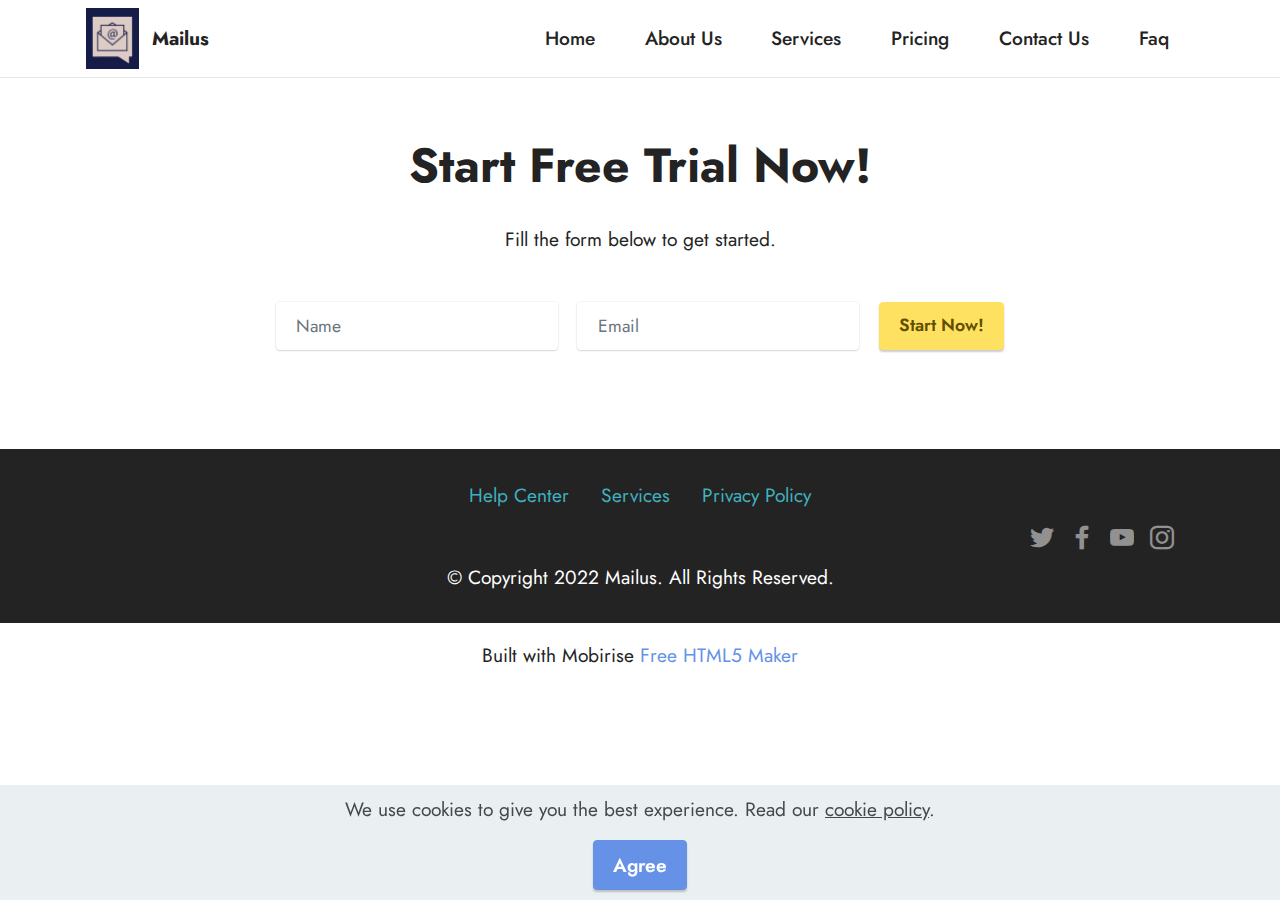
<file: signup.html>
<!DOCTYPE html>
<html  >
<head>
  <!-- Site made with Mobirise Website Builder v5.6.13, https://mobirise.com -->
  <meta charset="UTF-8">
  <meta http-equiv="X-UA-Compatible" content="IE=edge">
  <meta name="generator" content="Mobirise v5.6.13, mobirise.com">
  <meta name="twitter:card" content="summary_large_image"/>
  <meta name="twitter:image:src" content="">
  <meta property="og:image" content="">
  <meta name="twitter:title" content="Sign Up">
  <meta name="viewport" content="width=device-width, initial-scale=1, minimum-scale=1">
  <link rel="shortcut icon" href="assets/images/mailus-logos-215x245.jpg" type="image/x-icon">
  <meta name="description" content="">
  
  
  <title>Sign Up</title>
  <link rel="stylesheet" href="assets/bootstrap/css/bootstrap.min.css">
  <link rel="stylesheet" href="assets/bootstrap/css/bootstrap-grid.min.css">
  <link rel="stylesheet" href="assets/bootstrap/css/bootstrap-reboot.min.css">
  <link rel="stylesheet" href="assets/dropdown/css/style.css">
  <link rel="stylesheet" href="assets/socicon/css/styles.css">
  <link rel="stylesheet" href="assets/theme/css/style.css">
  <link rel="preload" href="https://fonts.googleapis.com/css?family=Jost:100,200,300,400,500,600,700,800,900,100i,200i,300i,400i,500i,600i,700i,800i,900i&display=swap" as="style" onload="this.onload=null;this.rel='stylesheet'">
  <noscript><link rel="stylesheet" href="https://fonts.googleapis.com/css?family=Jost:100,200,300,400,500,600,700,800,900,100i,200i,300i,400i,500i,600i,700i,800i,900i&display=swap"></noscript>
  <link rel="preload" as="style" href="assets/mobirise/css/mbr-additional.css"><link rel="stylesheet" href="assets/mobirise/css/mbr-additional.css" type="text/css">
  
  
  
  
</head>
<body>

<!-- Analytics -->
<!-- Google tag (gtag.js) -->
<script async src="https://www.googletagmanager.com/gtag/js?id=G-XW952XN9RN"></script>
<script>
  window.dataLayer = window.dataLayer || [];
  function gtag(){dataLayer.push(arguments);}
  gtag('js', new Date());

  gtag('config', 'G-XW952XN9RN');
</script>
<!-- /Analytics -->


  
  <section data-bs-version="5.1" class="menu cid-s48OLK6784" once="menu" id="menu1-1i">
    
    <nav class="navbar navbar-dropdown navbar-fixed-top navbar-expand-lg">
        <div class="container">
            <div class="navbar-brand">
                <span class="navbar-logo">
                    <a href="https://mailus.in">
                        <img src="assets/images/mailus-logos-215x245.jpg" alt="mailus" style="height: 3.8rem;">
                    </a>
                </span>
                <span class="navbar-caption-wrap"><a class="navbar-caption text-black text-primary display-7" href="index.html">Mailus</a></span>
            </div>
            <button class="navbar-toggler" type="button" data-toggle="collapse" data-bs-toggle="collapse" data-target="#navbarSupportedContent" data-bs-target="#navbarSupportedContent" aria-controls="navbarNavAltMarkup" aria-expanded="false" aria-label="Toggle navigation">
                <div class="hamburger">
                    <span></span>
                    <span></span>
                    <span></span>
                    <span></span>
                </div>
            </button>
            <div class="collapse navbar-collapse" id="navbarSupportedContent">
                <ul class="navbar-nav nav-dropdown nav-right" data-app-modern-menu="true"><li class="nav-item"><a class="nav-link link text-black text-primary display-7" href="index.html">Home</a></li><li class="nav-item"><a class="nav-link link text-black text-primary display-7" href="aboutus.html">About Us</a></li>
                    <li class="nav-item"><a class="nav-link link text-black text-primary display-7" href="services.html">Services</a></li><li class="nav-item"><a class="nav-link link text-black text-primary display-7" href="pricing.html">Pricing</a></li><li class="nav-item"><a class="nav-link link text-black text-primary display-7" href="contactus.html">Contact Us</a></li><li class="nav-item"><a class="nav-link link text-black text-primary display-7" href="faq.html">Faq</a></li></ul>
                
                
            </div>
        </div>
    </nav>

</section>

<section data-bs-version="5.1" class="form2 cid-tiCkG6BC33" id="form2-1r">

    

    
    
    <div class="container">
        <div class="row justify-content-center">
            <div class="col-lg-8 mx-auto mbr-form" data-form-type="formoid">
                <form action="https://mobirise.eu/" method="POST" class="mbr-form form-with-styler" data-form-title="Form Name"><input type="hidden" name="email" data-form-email="true" value="Yyi23wfwzSVxl+pUy437QlPBycXMvnGhjQSKcIviMcc2X4lnIgmtMYV9nl6egE/SM/E0aVby89pt8kmj7H3shI30VZqgDDbVHyF/R28CH2EvsInppEfxbm8OrU7SXyf3">
                    <div class="row">
                        <div hidden="hidden" data-form-alert="" class="alert alert-success col-12">Thanks for filling out the form!</div>
                        <div hidden="hidden" data-form-alert-danger="" class="alert alert-danger col-12">
                            Oops...! some problem!
                        </div>
                    </div>
                    <div class="dragArea row">
                        <div class="col-lg-12 col-md-12 col-sm-12">
                            <h1 class="mbr-section-title mb-4 align-center mbr-fonts-style display-2">
                                <strong>Start Free Trial Now!</strong></h1>
                        </div>
                        <div class="col-lg-12 col-md-12 col-sm-12">
                            <p class="mbr-text mbr-fonts-style mb-5 align-center display-7">Fill the form below to get started.</p>
                        </div>
                        <div class="col-lg col-md col-12 form-group mb-3" data-for="email">
                            <input type="text" name="name" placeholder="Name" data-form-field="name" class="form-control" id="name-form2-1r">
                        </div>
                        <div class="col-lg col-md col-12 form-group mb-3" data-for="email">
                            <input type="email" name="email" placeholder="Email" data-form-field="email" class="form-control" id="email-form2-1r">
                        </div>
                        <div class="mbr-section-btn col-md-auto col"><button type="submit" class="btn btn-warning display-4">Start Now!</button></div>
                    </div>
                </form>
            </div>
        </div>
    </div>
</section>

<section data-bs-version="5.1" class="footer3 cid-s48P1Icc8J" once="footers" id="footer3-1j">

    

    

    <div class="container">
        <div class="media-container-row align-center mbr-white">
            <div class="row row-links">
                <ul class="foot-menu">
                    
                    
                    
                    
                    
                <li class="foot-menu-item mbr-fonts-style display-7"><a href="contactus.html" class="text-success text-primary">Help Center</a></li><li class="foot-menu-item mbr-fonts-style display-7"><a href="services.html" class="text-success text-primary">Services</a></li><li class="foot-menu-item mbr-fonts-style display-7"><a href="privacy.html" class="text-success text-primary">Privacy Policy</a></li></ul>
            </div>
            <div class="row social-row">
                <div class="social-list align-right pb-2">
                    
                    
                    
                    
                    
                    
                <div class="soc-item">
                        <a href="https://twitter.com/mobirise" target="_blank">
                            <span class="socicon-twitter socicon mbr-iconfont mbr-iconfont-social"></span>
                        </a>
                    </div><div class="soc-item">
                        <a href="https://www.facebook.com/pages/Mobirise/1616226671953247" target="_blank">
                            <span class="socicon-facebook socicon mbr-iconfont mbr-iconfont-social"></span>
                        </a>
                    </div><div class="soc-item">
                        <a href="https://www.youtube.com/c/mobirise" target="_blank">
                            <span class="socicon-youtube socicon mbr-iconfont mbr-iconfont-social"></span>
                        </a>
                    </div><div class="soc-item">
                        <a href="https://instagram.com/mobirise" target="_blank">
                            <span class="mbr-iconfont mbr-iconfont-social socicon-instagram socicon"></span>
                        </a>
                    </div></div>
            </div>
            <div class="row row-copirayt">
                <p class="mbr-text mb-0 mbr-fonts-style mbr-white align-center display-7">
                    © Copyright 2022 Mailus. All Rights Reserved.
                </p>
            </div>
        </div>
    </div>
</section><section class="display-7" style="padding: 0;align-items: center;justify-content: center;flex-wrap: wrap;    align-content: center;display: flex;position: relative;height: 4rem;"><a href="https://mobiri.se/2877333" style="flex: 1 1;height: 4rem;position: absolute;width: 100%;z-index: 1;"><img alt="" style="height: 4rem;" src="[data-uri]"></a><p style="margin: 0;text-align: center;" class="display-7">Built with Mobirise &#8204;</p><a style="z-index:1" href="https://mobirise.com/html-builder.html">Free HTML5 Maker</a></section><script src="assets/bootstrap/js/bootstrap.bundle.min.js"></script>  <script src="assets/web/assets/cookies-alert-plugin/cookies-alert-core.js"></script>  <script src="assets/web/assets/cookies-alert-plugin/cookies-alert-script.js"></script>  <script src="assets/smoothscroll/smooth-scroll.js"></script>  <script src="assets/ytplayer/index.js"></script>  <script src="assets/dropdown/js/navbar-dropdown.js"></script>  <script src="assets/theme/js/script.js"></script>  <script src="assets/formoid/formoid.min.js"></script>  
  
  
<input name="cookieData" type="hidden" data-cookie-customDialogSelector='null' data-cookie-colorText='#424a4d' data-cookie-colorBg='rgba(234, 239, 241, 0.99)' data-cookie-textButton='Agree' data-cookie-colorButton='' data-cookie-colorLink='#424a4d' data-cookie-underlineLink='true' data-cookie-text="We use cookies to give you the best experience. Read our <a href='privacy.html'>cookie policy</a>.">
  </body>
</html>
</file>
<file: assets/web/assets/mobirise-icons2/mobirise2.css>
@font-face {
  font-family: 'Moririse2';
  font-display: swap;
  src:  url('mobirise2.eot?f2bix4');
  src:  url('mobirise2.eot?f2bix4#iefix') format('embedded-opentype'),
    url('mobirise2.ttf?f2bix4') format('truetype'),
    url('mobirise2.woff?f2bix4') format('woff'),
    url('mobirise2.svg?f2bix4#mobirise2') format('svg');
  font-weight: normal;
  font-style: normal;
}

[class^="mobi-"], [class*=" mobi-"] {
  /* use !important to prevent issues with browser extensions that change fonts */
  font-family: 'Moririse2' !important;
  speak: none;
  font-style: normal;
  font-weight: normal;
  font-variant: normal;
  text-transform: none;
  line-height: 1;

  /* Better Font Rendering =========== */
  -webkit-font-smoothing: antialiased;
  -moz-osx-font-smoothing: grayscale;
}

.mobi-mbri-add-submenu:before {
  content: "\e900";
}
.mobi-mbri-alert:before {
  content: "\e901";
}
.mobi-mbri-align-center:before {
  content: "\e902";
}
.mobi-mbri-align-justify:before {
  content: "\e903";
}
.mobi-mbri-align-left:before {
  content: "\e904";
}
.mobi-mbri-align-right:before {
  content: "\e905";
}
.mobi-mbri-android:before {
  content: "\e906";
}
.mobi-mbri-apple:before {
  content: "\e907";
}
.mobi-mbri-arrow-down:before {
  content: "\e908";
}
.mobi-mbri-arrow-next:before {
  content: "\e909";
}
.mobi-mbri-arrow-prev:before {
  content: "\e90a";
}
.mobi-mbri-arrow-up:before {
  content: "\e90b";
}
.mobi-mbri-bold:before {
  content: "\e90c";
}
.mobi-mbri-bookmark:before {
  content: "\e90d";
}
.mobi-mbri-bootstrap:before {
  content: "\e90e";
}
.mobi-mbri-briefcase:before {
  content: "\e90f";
}
.mobi-mbri-browse:before {
  content: "\e910";
}
.mobi-mbri-bulleted-list:before {
  content: "\e911";
}
.mobi-mbri-calendar:before {
  content: "\e912";
}
.mobi-mbri-camera:before {
  content: "\e913";
}
.mobi-mbri-cart-add:before {
  content: "\e914";
}
.mobi-mbri-cart-full:before {
  content: "\e915";
}
.mobi-mbri-cash:before {
  content: "\e916";
}
.mobi-mbri-change-style:before {
  content: "\e917";
}
.mobi-mbri-chat:before {
  content: "\e918";
}
.mobi-mbri-clock:before {
  content: "\e919";
}
.mobi-mbri-close:before {
  content: "\e91a";
}
.mobi-mbri-cloud:before {
  content: "\e91b";
}
.mobi-mbri-code:before {
  content: "\e91c";
}
.mobi-mbri-contact-form:before {
  content: "\e91d";
}
.mobi-mbri-credit-card:before {
  content: "\e91e";
}
.mobi-mbri-cursor-click:before {
  content: "\e91f";
}
.mobi-mbri-cust-feedback:before {
  content: "\e920";
}
.mobi-mbri-database:before {
  content: "\e921";
}
.mobi-mbri-delivery:before {
  content: "\e922";
}
.mobi-mbri-desktop:before {
  content: "\e923";
}
.mobi-mbri-devices:before {
  content: "\e924";
}
.mobi-mbri-down:before {
  content: "\e925";
}
.mobi-mbri-download-2:before {
  content: "\e926";
}
.mobi-mbri-download:before {
  content: "\e927";
}
.mobi-mbri-drag-n-drop-2:before {
  content: "\e928";
}
.mobi-mbri-drag-n-drop:before {
  content: "\e929";
}
.mobi-mbri-edit-2:before {
  content: "\e92a";
}
.mobi-mbri-edit:before {
  content: "\e92b";
}
.mobi-mbri-error:before {
  content: "\e92c";
}
.mobi-mbri-extension:before {
  content: "\e92d";
}
.mobi-mbri-features:before {
  content: "\e92e";
}
.mobi-mbri-file:before {
  content: "\e92f";
}
.mobi-mbri-flag:before {
  content: "\e930";
}
.mobi-mbri-folder:before {
  content: "\e931";
}
.mobi-mbri-gift:before {
  content: "\e932";
}
.mobi-mbri-github:before {
  content: "\e933";
}
.mobi-mbri-globe-2:before {
  content: "\e934";
}
.mobi-mbri-globe:before {
  content: "\e935";
}
.mobi-mbri-growing-chart:before {
  content: "\e936";
}
.mobi-mbri-hearth:before {
  content: "\e937";
}
.mobi-mbri-help:before {
  content: "\e938";
}
.mobi-mbri-home:before {
  content: "\e939";
}
.mobi-mbri-hot-cup:before {
  content: "\e93a";
}
.mobi-mbri-idea:before {
  content: "\e93b";
}
.mobi-mbri-image-gallery:before {
  content: "\e93c";
}
.mobi-mbri-image-slider:before {
  content: "\e93d";
}
.mobi-mbri-info:before {
  content: "\e93e";
}
.mobi-mbri-italic:before {
  content: "\e93f";
}
.mobi-mbri-key:before {
  content: "\e940";
}
.mobi-mbri-laptop:before {
  content: "\e941";
}
.mobi-mbri-layers:before {
  content: "\e942";
}
.mobi-mbri-left-right:before {
  content: "\e943";
}
.mobi-mbri-left:before {
  content: "\e944";
}
.mobi-mbri-letter:before {
  content: "\e945";
}
.mobi-mbri-like:before {
  content: "\e946";
}
.mobi-mbri-link:before {
  content: "\e947";
}
.mobi-mbri-lock:before {
  content: "\e948";
}
.mobi-mbri-login:before {
  content: "\e949";
}
.mobi-mbri-logout:before {
  content: "\e94a";
}
.mobi-mbri-magic-stick:before {
  content: "\e94b";
}
.mobi-mbri-map-pin:before {
  content: "\e94c";
}
.mobi-mbri-menu:before {
  content: "\e94d";
}
.mobi-mbri-mobile-2:before {
  content: "\e94e";
}
.mobi-mbri-mobile-horizontal:before {
  content: "\e94f";
}
.mobi-mbri-mobile:before {
  content: "\e950";
}
.mobi-mbri-mobirise:before {
  content: "\e951";
}
.mobi-mbri-more-horizontal:before {
  content: "\e952";
}
.mobi-mbri-more-vertical:before {
  content: "\e953";
}
.mobi-mbri-music:before {
  content: "\e954";
}
.mobi-mbri-new-file:before {
  content: "\e955";
}
.mobi-mbri-numbered-list:before {
  content: "\e956";
}
.mobi-mbri-opened-folder:before {
  content: "\e957";
}
.mobi-mbri-pages:before {
  content: "\e958";
}
.mobi-mbri-paper-plane:before {
  content: "\e959";
}
.mobi-mbri-paperclip:before {
  content: "\e95a";
}
.mobi-mbri-phone:before {
  content: "\e95b";
}
.mobi-mbri-photo:before {
  content: "\e95c";
}
.mobi-mbri-photos:before {
  content: "\e95d";
}
.mobi-mbri-pin:before {
  content: "\e95e";
}
.mobi-mbri-play:before {
  content: "\e95f";
}
.mobi-mbri-plus:before {
  content: "\e960";
}
.mobi-mbri-preview:before {
  content: "\e961";
}
.mobi-mbri-print:before {
  content: "\e962";
}
.mobi-mbri-protect:before {
  content: "\e963";
}
.mobi-mbri-question:before {
  content: "\e964";
}
.mobi-mbri-quote-left:before {
  content: "\e965";
}
.mobi-mbri-quote-right:before {
  content: "\e966";
}
.mobi-mbri-redo:before {
  content: "\e967";
}
.mobi-mbri-refresh:before {
  content: "\e968";
}
.mobi-mbri-responsive-2:before {
  content: "\e969";
}
.mobi-mbri-responsive:before {
  content: "\e96a";
}
.mobi-mbri-right:before {
  content: "\e96b";
}
.mobi-mbri-rocket:before {
  content: "\e96c";
}
.mobi-mbri-sad-face:before {
  content: "\e96d";
}
.mobi-mbri-sale:before {
  content: "\e96e";
}
.mobi-mbri-save:before {
  content: "\e96f";
}
.mobi-mbri-search:before {
  content: "\e970";
}
.mobi-mbri-setting-2:before {
  content: "\e971";
}
.mobi-mbri-setting-3:before {
  content: "\e972";
}
.mobi-mbri-setting:before {
  content: "\e973";
}
.mobi-mbri-share:before {
  content: "\e974";
}
.mobi-mbri-shopping-bag:before {
  content: "\e975";
}
.mobi-mbri-shopping-basket:before {
  content: "\e976";
}
.mobi-mbri-shopping-cart:before {
  content: "\e977";
}
.mobi-mbri-sites:before {
  content: "\e978";
}
.mobi-mbri-smile-face:before {
  content: "\e979";
}
.mobi-mbri-speed:before {
  content: "\e97a";
}
.mobi-mbri-star:before {
  content: "\e97b";
}
.mobi-mbri-success:before {
  content: "\e97c";
}
.mobi-mbri-sun:before {
  content: "\e97d";
}
.mobi-mbri-sun2:before {
  content: "\e97e";
}
.mobi-mbri-tablet-vertical:before {
  content: "\e97f";
}
.mobi-mbri-tablet:before {
  content: "\e980";
}
.mobi-mbri-target:before {
  content: "\e981";
}
.mobi-mbri-timer:before {
  content: "\e982";
}
.mobi-mbri-to-ftp:before {
  content: "\e983";
}
.mobi-mbri-to-local-drive:before {
  content: "\e984";
}
.mobi-mbri-touch-swipe:before {
  content: "\e985";
}
.mobi-mbri-touch:before {
  content: "\e986";
}
.mobi-mbri-trash:before {
  content: "\e987";
}
.mobi-mbri-underline:before {
  content: "\e988";
}
.mobi-mbri-undo:before {
  content: "\e989";
}
.mobi-mbri-unlink:before {
  content: "\e98a";
}
.mobi-mbri-unlock:before {
  content: "\e98b";
}
.mobi-mbri-up-down:before {
  content: "\e98c";
}
.mobi-mbri-up:before {
  content: "\e98d";
}
.mobi-mbri-update:before {
  content: "\e98e";
}
.mobi-mbri-upload-2:before {
  content: "\e98f";
}
.mobi-mbri-upload:before {
  content: "\e990";
}
.mobi-mbri-user-2:before {
  content: "\e991";
}
.mobi-mbri-user:before {
  content: "\e992";
}
.mobi-mbri-users:before {
  content: "\e993";
}
.mobi-mbri-video-play:before {
  content: "\e994";
}
.mobi-mbri-video:before {
  content: "\e995";
}
.mobi-mbri-watch:before {
  content: "\e996";
}
.mobi-mbri-website-theme-2:before {
  content: "\e997";
}
.mobi-mbri-website-theme:before {
  content: "\e998";
}
.mobi-mbri-wifi:before {
  content: "\e999";
}
.mobi-mbri-windows:before {
  content: "\e99a";
}
.mobi-mbri-zoom-in:before {
  content: "\e99b";
}
.mobi-mbri-zoom-out:before {
  content: "\e99c";
}
</file>
<file: assets/parallax/jarallax.css>
.jarallax {
    position: relative;
    z-index: 0;
}
.jarallax > .jarallax-img {
    position: absolute;
    object-fit: cover;
    /* support for plugin https://github.com/bfred-it/object-fit-images */
    font-family: 'object-fit: cover;';
    top: 0;
    left: 0;
    width: 100%;
    height: 100%;
    z-index: -1;
}
</file>
<file: assets/dropdown/css/style.css>
.navbar-dropdown {
  left: 0;
  padding: 0;
  position: absolute;
  right: 0;
  top: 0;
  transition: all 0.45s ease;
  z-index: 1030;
  background: #282828; }
  .navbar-dropdown .navbar-logo {
    margin-right: 0.8rem;
    transition: margin 0.3s ease-in-out;
    vertical-align: middle; }
    .navbar-dropdown .navbar-logo img {
      height: 3.125rem;
      transition: all 0.3s ease-in-out; }
    .navbar-dropdown .navbar-logo.mbr-iconfont {
      font-size: 3.125rem;
      line-height: 3.125rem; }
  .navbar-dropdown .navbar-caption {
    font-weight: 700;
    white-space: normal;
    vertical-align: -4px;
    line-height: 3.125rem !important; }
    .navbar-dropdown .navbar-caption, .navbar-dropdown .navbar-caption:hover {
      color: inherit;
      text-decoration: none; }
  .navbar-dropdown .mbr-iconfont + .navbar-caption {
    vertical-align: -1px; }
  .navbar-dropdown.navbar-fixed-top {
    position: fixed; }
  .navbar-dropdown .navbar-brand span {
    vertical-align: -4px; }
  .navbar-dropdown.bg-color.transparent {
    background: none; }
  .navbar-dropdown.navbar-short .navbar-brand {
    padding: 0.625rem 0; }
    .navbar-dropdown.navbar-short .navbar-brand span {
      vertical-align: -1px; }
  .navbar-dropdown.navbar-short .navbar-caption {
    line-height: 2.375rem !important;
    vertical-align: -2px; }
  .navbar-dropdown.navbar-short .navbar-logo {
    margin-right: 0.5rem; }
    .navbar-dropdown.navbar-short .navbar-logo img {
      height: 2.375rem; }
    .navbar-dropdown.navbar-short .navbar-logo.mbr-iconfont {
      font-size: 2.375rem;
      line-height: 2.375rem; }
  .navbar-dropdown.navbar-short .mbr-table-cell {
    height: 3.625rem; }
  .navbar-dropdown .navbar-close {
    left: 0.6875rem;
    position: fixed;
    top: 0.75rem;
    z-index: 1000; }
  .navbar-dropdown .hamburger-icon {
    content: "";
    display: inline-block;
    vertical-align: middle;
    width: 16px;
    -webkit-box-shadow: 0 -6px 0 1px #282828,0 0 0 1px #282828,0 6px 0 1px #282828;
    -moz-box-shadow: 0 -6px 0 1px #282828,0 0 0 1px #282828,0 6px 0 1px #282828;
    box-shadow: 0 -6px 0 1px #282828,0 0 0 1px #282828,0 6px 0 1px #282828; }

.dropdown-menu .dropdown-toggle[data-toggle="dropdown-submenu"]::after {
  border-bottom: 0.35em solid transparent;
  border-left: 0.35em solid;
  border-right: 0;
  border-top: 0.35em solid transparent;
  margin-left: 0.3rem; }

.dropdown-menu .dropdown-item:focus {
  outline: 0; }

.nav-dropdown {
  font-size: 0.75rem;
  font-weight: 500;
  height: auto !important; }
  .nav-dropdown .nav-btn {
    padding-left: 1rem; }
  .nav-dropdown .link {
    margin: .667em 1.667em;
    font-weight: 500;
    padding: 0;
    transition: color .2s ease-in-out; }
    .nav-dropdown .link.dropdown-toggle {
      margin-right: 2.583em; }
      .nav-dropdown .link.dropdown-toggle::after {
        margin-left: .25rem;
        border-top: 0.35em solid;
        border-right: 0.35em solid transparent;
        border-left: 0.35em solid transparent;
        border-bottom: 0; }
      .nav-dropdown .link.dropdown-toggle[aria-expanded="true"] {
        margin: 0;
        padding: 0.667em 3.263em  0.667em 1.667em; }
  .nav-dropdown .link::after,
  .nav-dropdown .dropdown-item::after {
    color: inherit; }
  .nav-dropdown .btn {
    font-size: 0.75rem;
    font-weight: 700;
    letter-spacing: 0;
    margin-bottom: 0;
    padding-left: 1.25rem;
    padding-right: 1.25rem; }
  .nav-dropdown .dropdown-menu {
    border-radius: 0;
    border: 0;
    left: 0;
    margin: 0;
    padding-bottom: 1.25rem;
    padding-top: 1.25rem;
    position: relative; }
  .nav-dropdown .dropdown-submenu {
    margin-left: 0.125rem;
    top: 0; }
  .nav-dropdown .dropdown-item {
    font-weight: 500;
    line-height: 2;
    padding: 0.3846em 4.615em 0.3846em 1.5385em;
    position: relative;
    transition: color .2s ease-in-out, background-color .2s ease-in-out; }
    .nav-dropdown .dropdown-item::after {
      margin-top: -0.3077em;
      position: absolute;
      right: 1.1538em;
      top: 50%; }
    .nav-dropdown .dropdown-item:focus, .nav-dropdown .dropdown-item:hover {
      background: none; }

@media (max-width: 767px) {
  .nav-dropdown.navbar-toggleable-sm {
    bottom: 0;
    display: none;
    left: 0;
    overflow-x: hidden;
    position: fixed;
    top: 0;
    transform: translateX(-100%);
    -ms-transform: translateX(-100%);
    -webkit-transform: translateX(-100%);
    width: 18.75rem;
    z-index: 999; } }
.nav-dropdown.navbar-toggleable-xl {
  bottom: 0;
  display: none;
  left: 0;
  overflow-x: hidden;
  position: fixed;
  top: 0;
  transform: translateX(-100%);
  -ms-transform: translateX(-100%);
  -webkit-transform: translateX(-100%);
  width: 18.75rem;
  z-index: 999; }

.nav-dropdown-sm {
  display: block !important;
  overflow-x: hidden;
  overflow: auto;
  padding-top: 3.875rem; }
  .nav-dropdown-sm::after {
    content: "";
    display: block;
    height: 3rem;
    width: 100%; }
  .nav-dropdown-sm.collapse.in ~ .navbar-close {
    display: block !important; }
  .nav-dropdown-sm.collapsing, .nav-dropdown-sm.collapse.in {
    transform: translateX(0);
    -ms-transform: translateX(0);
    -webkit-transform: translateX(0);
    transition: all 0.25s ease-out;
    -webkit-transition: all 0.25s ease-out;
    background: #282828; }
  .nav-dropdown-sm.collapsing[aria-expanded="false"] {
    transform: translateX(-100%);
    -ms-transform: translateX(-100%);
    -webkit-transform: translateX(-100%); }
  .nav-dropdown-sm .nav-item {
    display: block;
    margin-left: 0 !important;
    padding-left: 0; }
  .nav-dropdown-sm .link,
  .nav-dropdown-sm .dropdown-item {
    border-top: 1px dotted rgba(255, 255, 255, 0.1);
    font-size: 0.8125rem;
    line-height: 1.6;
    margin: 0 !important;
    padding: 0.875rem 2.4rem 0.875rem 1.5625rem !important;
    position: relative;
    white-space: normal; }
    .nav-dropdown-sm .link:focus, .nav-dropdown-sm .link:hover,
    .nav-dropdown-sm .dropdown-item:focus,
    .nav-dropdown-sm .dropdown-item:hover {
      background: rgba(0, 0, 0, 0.2) !important;
      color: #c0a375; }
  .nav-dropdown-sm .nav-btn {
    position: relative;
    padding: 1.5625rem 1.5625rem 0 1.5625rem; }
    .nav-dropdown-sm .nav-btn::before {
      border-top: 1px dotted rgba(255, 255, 255, 0.1);
      content: "";
      left: 0;
      position: absolute;
      top: 0;
      width: 100%; }
    .nav-dropdown-sm .nav-btn + .nav-btn {
      padding-top: 0.625rem; }
      .nav-dropdown-sm .nav-btn + .nav-btn::before {
        display: none; }
  .nav-dropdown-sm .btn {
    padding: 0.625rem 0; }
  .nav-dropdown-sm .dropdown-toggle[data-toggle="dropdown-submenu"]::after {
    margin-left: .25rem;
    border-top: 0.35em solid;
    border-right: 0.35em solid transparent;
    border-left: 0.35em solid transparent;
    border-bottom: 0; }
  .nav-dropdown-sm .dropdown-toggle[data-toggle="dropdown-submenu"][aria-expanded="true"]::after {
    border-top: 0;
    border-right: 0.35em solid transparent;
    border-left: 0.35em solid transparent;
    border-bottom: 0.35em solid; }
  .nav-dropdown-sm .dropdown-menu {
    margin: 0;
    padding: 0;
    position: relative;
    top: 0;
    left: 0;
    width: 100%;
    border: 0;
    float: none;
    border-radius: 0;
    background: none; }
  .nav-dropdown-sm .dropdown-submenu {
    left: 100%;
    margin-left: 0.125rem;
    margin-top: -1.25rem;
    top: 0; }

.navbar-toggleable-sm .nav-dropdown .dropdown-menu {
  position: absolute; }

.navbar-toggleable-sm .nav-dropdown .dropdown-submenu {
  left: 100%;
  margin-left: 0.125rem;
  margin-top: -1.25rem;
  top: 0; }

.navbar-toggleable-sm.opened .nav-dropdown .dropdown-menu {
  position: relative; }

.navbar-toggleable-sm.opened .nav-dropdown .dropdown-submenu {
  left: 0;
  margin-left: 00rem;
  margin-top: 0rem;
  top: 0; }

.is-builder .nav-dropdown.collapsing {
  transition: none !important; }
</file>
<file: assets/socicon/css/styles.css>
@charset "UTF-8";

@font-face {
  font-family: 'Socicon';
  src:  url('../fonts/socicon.eot');
  src:  url('../fonts/socicon.eot?#iefix') format('embedded-opentype'),
    url('../fonts/socicon.woff2') format('woff2'),
    url('../fonts/socicon.ttf') format('truetype'),
    url('../fonts/socicon.woff') format('woff'),
    url('../fonts/socicon.svg#socicon') format('svg');
  font-weight: normal;
  font-style: normal;
  font-display: swap;
}

[data-icon]:before {
  font-family: "socicon" !important;
  content: attr(data-icon);
  font-style: normal !important;
  font-weight: normal !important;
  font-variant: normal !important;
  text-transform: none !important;
  speak: none;
  line-height: 1;
  -webkit-font-smoothing: antialiased;
  -moz-osx-font-smoothing: grayscale;
}

[class^="socicon-"], [class*=" socicon-"] {
  /* use !important to prevent issues with browser extensions that change fonts */
  font-family: 'Socicon' !important;
  speak: none;
  font-style: normal;
  font-weight: normal;
  font-variant: normal;
  text-transform: none;
  line-height: 1;

  /* Better Font Rendering =========== */
  -webkit-font-smoothing: antialiased;
  -moz-osx-font-smoothing: grayscale;
}

.socicon-eitaa:before {
  content: "\e97c";
}
.socicon-soroush:before {
  content: "\e97d";
}
.socicon-bale:before {
  content: "\e97e";
}
.socicon-zazzle:before {
  content: "\e97b";
}
.socicon-society6:before {
  content: "\e97a";
}
.socicon-redbubble:before {
  content: "\e979";
}
.socicon-avvo:before {
  content: "\e978";
}
.socicon-stitcher:before {
  content: "\e977";
}
.socicon-googlehangouts:before {
  content: "\e974";
}
.socicon-dlive:before {
  content: "\e975";
}
.socicon-vsco:before {
  content: "\e976";
}
.socicon-flipboard:before {
  content: "\e973";
}
.socicon-ubuntu:before {
  content: "\e958";
}
.socicon-artstation:before {
  content: "\e959";
}
.socicon-invision:before {
  content: "\e95a";
}
.socicon-torial:before {
  content: "\e95b";
}
.socicon-collectorz:before {
  content: "\e95c";
}
.socicon-seenthis:before {
  content: "\e95d";
}
.socicon-googleplaymusic:before {
  content: "\e95e";
}
.socicon-debian:before {
  content: "\e95f";
}
.socicon-filmfreeway:before {
  content: "\e960";
}
.socicon-gnome:before {
  content: "\e961";
}
.socicon-itchio:before {
  content: "\e962";
}
.socicon-jamendo:before {
  content: "\e963";
}
.socicon-mix:before {
  content: "\e964";
}
.socicon-sharepoint:before {
  content: "\e965";
}
.socicon-tinder:before {
  content: "\e966";
}
.socicon-windguru:before {
  content: "\e967";
}
.socicon-cdbaby:before {
  content: "\e968";
}
.socicon-elementaryos:before {
  content: "\e969";
}
.socicon-stage32:before {
  content: "\e96a";
}
.socicon-tiktok:before {
  content: "\e96b";
}
.socicon-gitter:before {
  content: "\e96c";
}
.socicon-letterboxd:before {
  content: "\e96d";
}
.socicon-threema:before {
  content: "\e96e";
}
.socicon-splice:before {
  content: "\e96f";
}
.socicon-metapop:before {
  content: "\e970";
}
.socicon-naver:before {
  content: "\e971";
}
.socicon-remote:before {
  content: "\e972";
}
.socicon-internet:before {
  content: "\e957";
}
.socicon-moddb:before {
  content: "\e94b";
}
.socicon-indiedb:before {
  content: "\e94c";
}
.socicon-traxsource:before {
  content: "\e94d";
}
.socicon-gamefor:before {
  content: "\e94e";
}
.socicon-pixiv:before {
  content: "\e94f";
}
.socicon-myanimelist:before {
  content: "\e950";
}
.socicon-blackberry:before {
  content: "\e951";
}
.socicon-wickr:before {
  content: "\e952";
}
.socicon-spip:before {
  content: "\e953";
}
.socicon-napster:before {
  content: "\e954";
}
.socicon-beatport:before {
  content: "\e955";
}
.socicon-hackerone:before {
  content: "\e956";
}
.socicon-hackernews:before {
  content: "\e946";
}
.socicon-smashwords:before {
  content: "\e947";
}
.socicon-kobo:before {
  content: "\e948";
}
.socicon-bookbub:before {
  content: "\e949";
}
.socicon-mailru:before {
  content: "\e94a";
}
.socicon-gitlab:before {
  content: "\e945";
}
.socicon-instructables:before {
  content: "\e944";
}
.socicon-portfolio:before {
  content: "\e943";
}
.socicon-codered:before {
  content: "\e940";
}
.socicon-origin:before {
  content: "\e941";
}
.socicon-nextdoor:before {
  content: "\e942";
}
.socicon-udemy:before {
  content: "\e93f";
}
.socicon-livemaster:before {
  content: "\e93e";
}
.socicon-crunchbase:before {
  content: "\e93b";
}
.socicon-homefy:before {
  content: "\e93c";
}
.socicon-calendly:before {
  content: "\e93d";
}
.socicon-realtor:before {
  content: "\e90f";
}
.socicon-tidal:before {
  content: "\e910";
}
.socicon-qobuz:before {
  content: "\e911";
}
.socicon-natgeo:before {
  content: "\e912";
}
.socicon-mastodon:before {
  content: "\e913";
}
.socicon-unsplash:before {
  content: "\e914";
}
.socicon-homeadvisor:before {
  content: "\e915";
}
.socicon-angieslist:before {
  content: "\e916";
}
.socicon-codepen:before {
  content: "\e917";
}
.socicon-slack:before {
  content: "\e918";
}
.socicon-openaigym:before {
  content: "\e919";
}
.socicon-logmein:before {
  content: "\e91a";
}
.socicon-fiverr:before {
  content: "\e91b";
}
.socicon-gotomeeting:before {
  content: "\e91c";
}
.socicon-aliexpress:before {
  content: "\e91d";
}
.socicon-guru:before {
  content: "\e91e";
}
.socicon-appstore:before {
  content: "\e91f";
}
.socicon-homes:before {
  content: "\e920";
}
.socicon-zoom:before {
  content: "\e921";
}
.socicon-alibaba:before {
  content: "\e922";
}
.socicon-craigslist:before {
  content: "\e923";
}
.socicon-wix:before {
  content: "\e924";
}
.socicon-redfin:before {
  content: "\e925";
}
.socicon-googlecalendar:before {
  content: "\e926";
}
.socicon-shopify:before {
  content: "\e927";
}
.socicon-freelancer:before {
  content: "\e928";
}
.socicon-seedrs:before {
  content: "\e929";
}
.socicon-bing:before {
  content: "\e92a";
}
.socicon-doodle:before {
  content: "\e92b";
}
.socicon-bonanza:before {
  content: "\e92c";
}
.socicon-squarespace:before {
  content: "\e92d";
}
.socicon-toptal:before {
  content: "\e92e";
}
.socicon-gust:before {
  content: "\e92f";
}
.socicon-ask:before {
  content: "\e930";
}
.socicon-trulia:before {
  content: "\e931";
}
.socicon-loomly:before {
  content: "\e932";
}
.socicon-ghost:before {
  content: "\e933";
}
.socicon-upwork:before {
  content: "\e934";
}
.socicon-fundable:before {
  content: "\e935";
}
.socicon-booking:before {
  content: "\e936";
}
.socicon-googlemaps:before {
  content: "\e937";
}
.socicon-zillow:before {
  content: "\e938";
}
.socicon-niconico:before {
  content: "\e939";
}
.socicon-toneden:before {
  content: "\e93a";
}
.socicon-augment:before {
  content: "\e908";
}
.socicon-bitbucket:before {
  content: "\e909";
}
.socicon-fyuse:before {
  content: "\e90a";
}
.socicon-yt-gaming:before {
  content: "\e90b";
}
.socicon-sketchfab:before {
  content: "\e90c";
}
.socicon-mobcrush:before {
  content: "\e90d";
}
.socicon-microsoft:before {
  content: "\e90e";
}
.socicon-pandora:before {
  content: "\e907";
}
.socicon-messenger:before {
  content: "\e906";
}
.socicon-gamewisp:before {
  content: "\e905";
}
.socicon-bloglovin:before {
  content: "\e904";
}
.socicon-tunein:before {
  content: "\e903";
}
.socicon-gamejolt:before {
  content: "\e901";
}
.socicon-trello:before {
  content: "\e902";
}
.socicon-spreadshirt:before {
  content: "\e900";
}
.socicon-500px:before {
  content: "\e000";
}
.socicon-8tracks:before {
  content: "\e001";
}
.socicon-airbnb:before {
  content: "\e002";
}
.socicon-alliance:before {
  content: "\e003";
}
.socicon-amazon:before {
  content: "\e004";
}
.socicon-amplement:before {
  content: "\e005";
}
.socicon-android:before {
  content: "\e006";
}
.socicon-angellist:before {
  content: "\e007";
}
.socicon-apple:before {
  content: "\e008";
}
.socicon-appnet:before {
  content: "\e009";
}
.socicon-baidu:before {
  content: "\e00a";
}
.socicon-bandcamp:before {
  content: "\e00b";
}
.socicon-battlenet:before {
  content: "\e00c";
}
.socicon-mixer:before {
  content: "\e00d";
}
.socicon-bebee:before {
  content: "\e00e";
}
.socicon-bebo:before {
  content: "\e00f";
}
.socicon-behance:before {
  content: "\e010";
}
.socicon-blizzard:before {
  content: "\e011";
}
.socicon-blogger:before {
  content: "\e012";
}
.socicon-buffer:before {
  content: "\e013";
}
.socicon-chrome:before {
  content: "\e014";
}
.socicon-coderwall:before {
  content: "\e015";
}
.socicon-curse:before {
  content: "\e016";
}
.socicon-dailymotion:before {
  content: "\e017";
}
.socicon-deezer:before {
  content: "\e018";
}
.socicon-delicious:before {
  content: "\e019";
}
.socicon-deviantart:before {
  content: "\e01a";
}
.socicon-diablo:before {
  content: "\e01b";
}
.socicon-digg:before {
  content: "\e01c";
}
.socicon-discord:before {
  content: "\e01d";
}
.socicon-disqus:before {
  content: "\e01e";
}
.socicon-douban:before {
  content: "\e01f";
}
.socicon-draugiem:before {
  content: "\e020";
}
.socicon-dribbble:before {
  content: "\e021";
}
.socicon-drupal:before {
  content: "\e022";
}
.socicon-ebay:before {
  content: "\e023";
}
.socicon-ello:before {
  content: "\e024";
}
.socicon-endomodo:before {
  content: "\e025";
}
.socicon-envato:before {
  content: "\e026";
}
.socicon-etsy:before {
  content: "\e027";
}
.socicon-facebook:before {
  content: "\e028";
}
.socicon-feedburner:before {
  content: "\e029";
}
.socicon-filmweb:before {
  content: "\e02a";
}
.socicon-firefox:before {
  content: "\e02b";
}
.socicon-flattr:before {
  content: "\e02c";
}
.socicon-flickr:before {
  content: "\e02d";
}
.socicon-formulr:before {
  content: "\e02e";
}
.socicon-forrst:before {
  content: "\e02f";
}
.socicon-foursquare:before {
  content: "\e030";
}
.socicon-friendfeed:before {
  content: "\e031";
}
.socicon-github:before {
  content: "\e032";
}
.socicon-goodreads:before {
  content: "\e033";
}
.socicon-google:before {
  content: "\e034";
}
.socicon-googlescholar:before {
  content: "\e035";
}
.socicon-googlegroups:before {
  content: "\e036";
}
.socicon-googlephotos:before {
  content: "\e037";
}
.socicon-googleplus:before {
  content: "\e038";
}
.socicon-grooveshark:before {
  content: "\e039";
}
.socicon-hackerrank:before {
  content: "\e03a";
}
.socicon-hearthstone:before {
  content: "\e03b";
}
.socicon-hellocoton:before {
  content: "\e03c";
}
.socicon-heroes:before {
  content: "\e03d";
}
.socicon-smashcast:before {
  content: "\e03e";
}
.socicon-horde:before {
  content: "\e03f";
}
.socicon-houzz:before {
  content: "\e040";
}
.socicon-icq:before {
  content: "\e041";
}
.socicon-identica:before {
  content: "\e042";
}
.socicon-imdb:before {
  content: "\e043";
}
.socicon-instagram:before {
  content: "\e044";
}
.socicon-issuu:before {
  content: "\e045";
}
.socicon-istock:before {
  content: "\e046";
}
.socicon-itunes:before {
  content: "\e047";
}
.socicon-keybase:before {
  content: "\e048";
}
.socicon-lanyrd:before {
  content: "\e049";
}
.socicon-lastfm:before {
  content: "\e04a";
}
.socicon-line:before {
  content: "\e04b";
}
.socicon-linkedin:before {
  content: "\e04c";
}
.socicon-livejournal:before {
  content: "\e04d";
}
.socicon-lyft:before {
  content: "\e04e";
}
.socicon-macos:before {
  content: "\e04f";
}
.socicon-mail:before {
  content: "\e050";
}
.socicon-medium:before {
  content: "\e051";
}
.socicon-meetup:before {
  content: "\e052";
}
.socicon-mixcloud:before {
  content: "\e053";
}
.socicon-modelmayhem:before {
  content: "\e054";
}
.socicon-mumble:before {
  content: "\e055";
}
.socicon-myspace:before {
  content: "\e056";
}
.socicon-newsvine:before {
  content: "\e057";
}
.socicon-nintendo:before {
  content: "\e058";
}
.socicon-npm:before {
  content: "\e059";
}
.socicon-odnoklassniki:before {
  content: "\e05a";
}
.socicon-openid:before {
  content: "\e05b";
}
.socicon-opera:before {
  content: "\e05c";
}
.socicon-outlook:before {
  content: "\e05d";
}
.socicon-overwatch:before {
  content: "\e05e";
}
.socicon-patreon:before {
  content: "\e05f";
}
.socicon-paypal:before {
  content: "\e060";
}
.socicon-periscope:before {
  content: "\e061";
}
.socicon-persona:before {
  content: "\e062";
}
.socicon-pinterest:before {
  content: "\e063";
}
.socicon-play:before {
  content: "\e064";
}
.socicon-player:before {
  content: "\e065";
}
.socicon-playstation:before {
  content: "\e066";
}
.socicon-pocket:before {
  content: "\e067";
}
.socicon-qq:before {
  content: "\e068";
}
.socicon-quora:before {
  content: "\e069";
}
.socicon-raidcall:before {
  content: "\e06a";
}
.socicon-ravelry:before {
  content: "\e06b";
}
.socicon-reddit:before {
  content: "\e06c";
}
.socicon-renren:before {
  content: "\e06d";
}
.socicon-researchgate:before {
  content: "\e06e";
}
.socicon-residentadvisor:before {
  content: "\e06f";
}
.socicon-reverbnation:before {
  content: "\e070";
}
.socicon-rss:before {
  content: "\e071";
}
.socicon-sharethis:before {
  content: "\e072";
}
.socicon-skype:before {
  content: "\e073";
}
.socicon-slideshare:before {
  content: "\e074";
}
.socicon-smugmug:before {
  content: "\e075";
}
.socicon-snapchat:before {
  content: "\e076";
}
.socicon-songkick:before {
  content: "\e077";
}
.socicon-soundcloud:before {
  content: "\e078";
}
.socicon-spotify:before {
  content: "\e079";
}
.socicon-stackexchange:before {
  content: "\e07a";
}
.socicon-stackoverflow:before {
  content: "\e07b";
}
.socicon-starcraft:before {
  content: "\e07c";
}
.socicon-stayfriends:before {
  content: "\e07d";
}
.socicon-steam:before {
  content: "\e07e";
}
.socicon-storehouse:before {
  content: "\e07f";
}
.socicon-strava:before {
  content: "\e080";
}
.socicon-streamjar:before {
  content: "\e081";
}
.socicon-stumbleupon:before {
  content: "\e082";
}
.socicon-swarm:before {
  content: "\e083";
}
.socicon-teamspeak:before {
  content: "\e084";
}
.socicon-teamviewer:before {
  content: "\e085";
}
.socicon-technorati:before {
  content: "\e086";
}
.socicon-telegram:before {
  content: "\e087";
}
.socicon-tripadvisor:before {
  content: "\e088";
}
.socicon-tripit:before {
  content: "\e089";
}
.socicon-triplej:before {
  content: "\e08a";
}
.socicon-tumblr:before {
  content: "\e08b";
}
.socicon-twitch:before {
  content: "\e08c";
}
.socicon-twitter:before {
  content: "\e08d";
}
.socicon-uber:before {
  content: "\e08e";
}
.socicon-ventrilo:before {
  content: "\e08f";
}
.socicon-viadeo:before {
  content: "\e090";
}
.socicon-viber:before {
  content: "\e091";
}
.socicon-viewbug:before {
  content: "\e092";
}
.socicon-vimeo:before {
  content: "\e093";
}
.socicon-vine:before {
  content: "\e094";
}
.socicon-vkontakte:before {
  content: "\e095";
}
.socicon-warcraft:before {
  content: "\e096";
}
.socicon-wechat:before {
  content: "\e097";
}
.socicon-weibo:before {
  content: "\e098";
}
.socicon-whatsapp:before {
  content: "\e099";
}
.socicon-wikipedia:before {
  content: "\e09a";
}
.socicon-windows:before {
  content: "\e09b";
}
.socicon-wordpress:before {
  content: "\e09c";
}
.socicon-wykop:before {
  content: "\e09d";
}
.socicon-xbox:before {
  content: "\e09e";
}
.socicon-xing:before {
  content: "\e09f";
}
.socicon-yahoo:before {
  content: "\e0a0";
}
.socicon-yammer:before {
  content: "\e0a1";
}
.socicon-yandex:before {
  content: "\e0a2";
}
.socicon-yelp:before {
  content: "\e0a3";
}
.socicon-younow:before {
  content: "\e0a4";
}
.socicon-youtube:before {
  content: "\e0a5";
}
.socicon-zapier:before {
  content: "\e0a6";
}
.socicon-zerply:before {
  content: "\e0a7";
}
.socicon-zomato:before {
  content: "\e0a8";
}
.socicon-zynga:before {
  content: "\e0a9";
}
</file>
<file: assets/theme/css/style.css>
@charset "UTF-8";
section {
  background-color: #ffffff;
}

body {
  font-style: normal;
  line-height: 1.5;
  font-weight: 400;
  color: #232323;
  position: relative;
}

button {
  background-color: transparent;
  border-color: transparent;
}

section,
.container,
.container-fluid {
  position: relative;
  word-wrap: break-word;
}

a.mbr-iconfont:hover {
  text-decoration: none;
}

.article .lead p,
.article .lead ul,
.article .lead ol,
.article .lead pre,
.article .lead blockquote {
  margin-bottom: 0;
}

a {
  font-style: normal;
  font-weight: 400;
  cursor: pointer;
}
a, a:hover {
  text-decoration: none;
}

.mbr-section-title {
  font-style: normal;
  line-height: 1.3;
}

.mbr-section-subtitle {
  line-height: 1.3;
}

.mbr-text {
  font-style: normal;
  line-height: 1.7;
}

h1,
h2,
h3,
h4,
h5,
h6,
.display-1,
.display-2,
.display-4,
.display-5,
.display-7,
span,
p,
a {
  line-height: 1;
  word-break: break-word;
  word-wrap: break-word;
  font-weight: 400;
}

b,
strong {
  font-weight: bold;
}

input:-webkit-autofill, input:-webkit-autofill:hover, input:-webkit-autofill:focus, input:-webkit-autofill:active {
  transition-delay: 9999s;
  -webkit-transition-property: background-color, color;
  transition-property: background-color, color;
}

textarea[type=hidden] {
  display: none;
}

section {
  background-position: 50% 50%;
  background-repeat: no-repeat;
  background-size: cover;
}
section .mbr-background-video,
section .mbr-background-video-preview {
  position: absolute;
  bottom: 0;
  left: 0;
  right: 0;
  top: 0;
}

.hidden {
  visibility: hidden;
}

.mbr-z-index20 {
  z-index: 20;
}

/*! Base colors */
.mbr-white {
  color: #ffffff;
}

.mbr-black {
  color: #111111;
}

.mbr-bg-white {
  background-color: #ffffff;
}

.mbr-bg-black {
  background-color: #000000;
}

/*! Text-aligns */
.align-left {
  text-align: left;
}

.align-center {
  text-align: center;
}

.align-right {
  text-align: right;
}

/*! Font-weight  */
.mbr-light {
  font-weight: 300;
}

.mbr-regular {
  font-weight: 400;
}

.mbr-semibold {
  font-weight: 500;
}

.mbr-bold {
  font-weight: 700;
}

/*! Media  */
.media-content {
  flex-basis: 100%;
}

.media-container-row {
  display: flex;
  flex-direction: row;
  flex-wrap: wrap;
  justify-content: center;
  align-content: center;
  align-items: start;
}
.media-container-row .media-size-item {
  width: 400px;
}

.media-container-column {
  display: flex;
  flex-direction: column;
  flex-wrap: wrap;
  justify-content: center;
  align-content: center;
  align-items: stretch;
}
.media-container-column > * {
  width: 100%;
}

@media (min-width: 992px) {
  .media-container-row {
    flex-wrap: nowrap;
  }
}
figure {
  margin-bottom: 0;
  overflow: hidden;
}

figure[mbr-media-size] {
  transition: width 0.1s;
}

img,
iframe {
  display: block;
  width: 100%;
}

.card {
  background-color: transparent;
  border: none;
}

.card-box {
  width: 100%;
}

.card-img {
  text-align: center;
  flex-shrink: 0;
  -webkit-flex-shrink: 0;
}

.media {
  max-width: 100%;
  margin: 0 auto;
}

.mbr-figure {
  align-self: center;
}

.media-container > div {
  max-width: 100%;
}

.mbr-figure img,
.card-img img {
  width: 100%;
}

@media (max-width: 991px) {
  .media-size-item {
    width: auto !important;
  }

  .media {
    width: auto;
  }

  .mbr-figure {
    width: 100% !important;
  }
}
/*! Buttons */
.mbr-section-btn {
  margin-left: -0.6rem;
  margin-right: -0.6rem;
  font-size: 0;
}

.btn {
  font-weight: 600;
  border-width: 1px;
  font-style: normal;
  margin: 0.6rem 0.6rem;
  white-space: normal;
  transition: all 0.2s ease-in-out;
  display: inline-flex;
  align-items: center;
  justify-content: center;
  word-break: break-word;
}

.btn-sm {
  font-weight: 600;
  letter-spacing: 0px;
  transition: all 0.3s ease-in-out;
}

.btn-md {
  font-weight: 600;
  letter-spacing: 0px;
  transition: all 0.3s ease-in-out;
}

.btn-lg {
  font-weight: 600;
  letter-spacing: 0px;
  transition: all 0.3s ease-in-out;
}

.btn-form {
  margin: 0;
}
.btn-form:hover {
  cursor: pointer;
}

nav .mbr-section-btn {
  margin-left: 0rem;
  margin-right: 0rem;
}

/*! Btn icon margin */
.btn .mbr-iconfont,
.btn.btn-sm .mbr-iconfont {
  order: 1;
  cursor: pointer;
  margin-left: 0.5rem;
  vertical-align: sub;
}

.btn.btn-md .mbr-iconfont,
.btn.btn-md .mbr-iconfont {
  margin-left: 0.8rem;
}

.mbr-regular {
  font-weight: 400;
}

.mbr-semibold {
  font-weight: 500;
}

.mbr-bold {
  font-weight: 700;
}

[type=submit] {
  -webkit-appearance: none;
}

/*! Full-screen */
.mbr-fullscreen .mbr-overlay {
  min-height: 100vh;
}

.mbr-fullscreen {
  display: flex;
  display: -moz-flex;
  display: -ms-flex;
  display: -o-flex;
  align-items: center;
  min-height: 100vh;
  padding-top: 3rem;
  padding-bottom: 3rem;
}

/*! Map */
.map {
  height: 25rem;
  position: relative;
}
.map iframe {
  width: 100%;
  height: 100%;
}

/*! Scroll to top arrow */
.mbr-arrow-up {
  bottom: 25px;
  right: 90px;
  position: fixed;
  text-align: right;
  z-index: 5000;
  color: #ffffff;
  font-size: 22px;
}

.mbr-arrow-up a {
  background: rgba(0, 0, 0, 0.2);
  border-radius: 50%;
  color: #fff;
  display: inline-block;
  height: 60px;
  width: 60px;
  border: 2px solid #fff;
  outline-style: none !important;
  position: relative;
  text-decoration: none;
  transition: all 0.3s ease-in-out;
  cursor: pointer;
  text-align: center;
}
.mbr-arrow-up a:hover {
  background-color: rgba(0, 0, 0, 0.4);
}
.mbr-arrow-up a i {
  line-height: 60px;
}

.mbr-arrow-up-icon {
  display: block;
  color: #fff;
}

.mbr-arrow-up-icon::before {
  content: "›";
  display: inline-block;
  font-family: serif;
  font-size: 22px;
  line-height: 1;
  font-style: normal;
  position: relative;
  top: 6px;
  left: -4px;
  transform: rotate(-90deg);
}

/*! Arrow Down */
.mbr-arrow {
  position: absolute;
  bottom: 45px;
  left: 50%;
  width: 60px;
  height: 60px;
  cursor: pointer;
  background-color: rgba(80, 80, 80, 0.5);
  border-radius: 50%;
  transform: translateX(-50%);
}
@media (max-width: 767px) {
  .mbr-arrow {
    display: none;
  }
}
.mbr-arrow > a {
  display: inline-block;
  text-decoration: none;
  outline-style: none;
  -webkit-animation: arrowdown 1.7s ease-in-out infinite;
          animation: arrowdown 1.7s ease-in-out infinite;
  color: #ffffff;
}
.mbr-arrow > a > i {
  position: absolute;
  top: -2px;
  left: 15px;
  font-size: 2rem;
}

#scrollToTop a i::before {
  content: "";
  position: absolute;
  display: block;
  border-bottom: 2.5px solid #fff;
  border-left: 2.5px solid #fff;
  width: 27.8%;
  height: 27.8%;
  left: 50%;
  top: 51%;
  transform: translateY(-30%) translateX(-50%) rotate(135deg);
}

@keyframes arrowdown {
  0% {
    transform: translateY(0px);
  }
  50% {
    transform: translateY(-5px);
  }
  100% {
    transform: translateY(0px);
  }
}
@-webkit-keyframes arrowdown {
  0% {
    transform: translateY(0px);
  }
  50% {
    transform: translateY(-5px);
  }
  100% {
    transform: translateY(0px);
  }
}
@media (max-width: 500px) {
  .mbr-arrow-up {
    left: 0;
    right: 0;
    text-align: center;
  }
}
/*Gradients animation*/
@keyframes gradient-animation {
  from {
    background-position: 0% 100%;
    -webkit-animation-timing-function: ease-in-out;
            animation-timing-function: ease-in-out;
  }
  to {
    background-position: 100% 0%;
    -webkit-animation-timing-function: ease-in-out;
            animation-timing-function: ease-in-out;
  }
}
@-webkit-keyframes gradient-animation {
  from {
    background-position: 0% 100%;
    -webkit-animation-timing-function: ease-in-out;
            animation-timing-function: ease-in-out;
  }
  to {
    background-position: 100% 0%;
    -webkit-animation-timing-function: ease-in-out;
            animation-timing-function: ease-in-out;
  }
}
.bg-gradient {
  background-size: 200% 200%;
  animation: gradient-animation 5s infinite alternate;
  -webkit-animation: gradient-animation 5s infinite alternate;
}

.menu .navbar-brand {
  display: -webkit-flex;
}
.menu .navbar-brand span {
  display: flex;
  display: -webkit-flex;
}
.menu .navbar-brand .navbar-caption-wrap {
  display: -webkit-flex;
}
.menu .navbar-brand .navbar-logo img {
  display: -webkit-flex;
  width: auto;
}
@media (min-width: 768px) and (max-width: 991px) {
  .menu .navbar-toggleable-sm .navbar-nav {
    display: -ms-flexbox;
  }
}
@media (max-width: 991px) {
  .menu .navbar-collapse {
    max-height: 93.5vh;
  }
  .menu .navbar-collapse.show {
    overflow: auto;
  }
}
@media (min-width: 992px) {
  .menu .navbar-nav.nav-dropdown {
    display: -webkit-flex;
  }
  .menu .navbar-toggleable-sm .navbar-collapse {
    display: -webkit-flex !important;
  }
  .menu .collapsed .navbar-collapse {
    max-height: 93.5vh;
  }
  .menu .collapsed .navbar-collapse.show {
    overflow: auto;
  }
}
@media (max-width: 767px) {
  .menu .navbar-collapse {
    max-height: 80vh;
  }
}

.nav-link .mbr-iconfont {
  margin-right: 0.5rem;
}

.navbar {
  display: -webkit-flex;
  -webkit-flex-wrap: wrap;
  -webkit-align-items: center;
  -webkit-justify-content: space-between;
}

.navbar-collapse {
  -webkit-flex-basis: 100%;
  -webkit-flex-grow: 1;
  -webkit-align-items: center;
}

.nav-dropdown .link {
  padding: 0.667em 1.667em !important;
  margin: 0 !important;
}

.nav {
  display: -webkit-flex;
  -webkit-flex-wrap: wrap;
}

.row {
  display: -webkit-flex;
  -webkit-flex-wrap: wrap;
}

.justify-content-center {
  -webkit-justify-content: center;
}

.form-inline {
  display: -webkit-flex;
}

.card-wrapper {
  -webkit-flex: 1;
}

.carousel-control {
  z-index: 10;
  display: -webkit-flex;
}

.carousel-controls {
  display: -webkit-flex;
}

.media {
  display: -webkit-flex;
}

.form-group:focus {
  outline: none;
}

.jq-selectbox__select {
  padding: 7px 0;
  position: relative;
}

.jq-selectbox__dropdown {
  overflow: hidden;
  border-radius: 10px;
  position: absolute;
  top: 100%;
  left: 0 !important;
  width: 100% !important;
}

.jq-selectbox__trigger-arrow {
  right: 0;
  transform: translateY(-50%);
}

.jq-selectbox li {
  padding: 1.07em 0.5em;
}

input[type=range] {
  padding-left: 0 !important;
  padding-right: 0 !important;
}

.modal-dialog,
.modal-content {
  height: 100%;
}

.modal-dialog .carousel-inner {
  height: calc(100vh - 1.75rem);
}
@media (max-width: 575px) {
  .modal-dialog .carousel-inner {
    height: calc(100vh - 1rem);
  }
}

.carousel-item {
  text-align: center;
}

.carousel-item img {
  margin: auto;
}

.navbar-toggler {
  align-self: flex-start;
  padding: 0.25rem 0.75rem;
  font-size: 1.25rem;
  line-height: 1;
  background: transparent;
  border: 1px solid transparent;
  border-radius: 0.25rem;
}

.navbar-toggler:focus,
.navbar-toggler:hover {
  text-decoration: none;
  box-shadow: none;
}

.navbar-toggler-icon {
  display: inline-block;
  width: 1.5em;
  height: 1.5em;
  vertical-align: middle;
  content: "";
  background: no-repeat center center;
  background-size: 100% 100%;
}

.navbar-toggler-left {
  position: absolute;
  left: 1rem;
}

.navbar-toggler-right {
  position: absolute;
  right: 1rem;
}

.card-img {
  width: auto;
}

.menu .navbar.collapsed:not(.beta-menu) {
  flex-direction: column;
}

.carousel-item.active,
.carousel-item-next,
.carousel-item-prev {
  display: flex;
}

.note-air-layout .dropup .dropdown-menu,
.note-air-layout .navbar-fixed-bottom .dropdown .dropdown-menu {
  bottom: initial !important;
}

html,
body {
  height: auto;
  min-height: 100vh;
}

.dropup .dropdown-toggle::after {
  display: none;
}

.form-asterisk {
  font-family: initial;
  position: absolute;
  top: -2px;
  font-weight: normal;
}

.form-control-label {
  position: relative;
  cursor: pointer;
  margin-bottom: 0.357em;
  padding: 0;
}

.alert {
  color: #ffffff;
  border-radius: 0;
  border: 0;
  font-size: 1.1rem;
  line-height: 1.5;
  margin-bottom: 1.875rem;
  padding: 1.25rem;
  position: relative;
  text-align: center;
}
.alert.alert-form::after {
  background-color: inherit;
  bottom: -7px;
  content: "";
  display: block;
  height: 14px;
  left: 50%;
  margin-left: -7px;
  position: absolute;
  transform: rotate(45deg);
  width: 14px;
}

.form-control {
  background-color: #ffffff;
  background-clip: border-box;
  color: #232323;
  line-height: 1rem !important;
  height: auto;
  padding: 0.6rem 1.2rem;
  transition: border-color 0.25s ease 0s;
  border: 1px solid transparent !important;
  border-radius: 4px;
  box-shadow: rgba(0, 0, 0, 0.07) 0px 1px 1px 0px, rgba(0, 0, 0, 0.07) 0px 1px 3px 0px, rgba(0, 0, 0, 0.03) 0px 0px 0px 1px;
}
.form-active .form-control:invalid {
  border-color: red;
}

form .row {
  margin-left: -0.6rem;
  margin-right: -0.6rem;
}
form .row [class*=col] {
  padding-left: 0.6rem;
  padding-right: 0.6rem;
}

form .mbr-section-btn {
  margin: 0;
  padding-left: 0.6rem;
  padding-right: 0.6rem;
}

form .btn {
  display: flex;
  padding: 0.6rem 1.2rem;
  margin: 0;
}

form .form-check-input {
  margin-top: 0.5;
}

textarea.form-control {
  line-height: 1.5rem !important;
}

.form-group {
  margin-bottom: 1.2rem;
}

.form-control,
form .btn {
  min-height: 48px;
}

.gdpr-block label span.textGDPR input[name=gdpr] {
  top: 7px;
}

.form-control:focus {
  box-shadow: none;
}

:focus {
  outline: none;
}

.mbr-overlay {
  background-color: #000;
  bottom: 0;
  left: 0;
  opacity: 0.5;
  position: absolute;
  right: 0;
  top: 0;
  z-index: 0;
  pointer-events: none;
}

blockquote {
  font-style: italic;
  padding: 3rem;
  font-size: 1.09rem;
  position: relative;
  border-left: 3px solid;
}

ul,
ol,
pre,
blockquote {
  margin-bottom: 2.3125rem;
}

.mt-4 {
  margin-top: 2rem !important;
}

.mb-4 {
  margin-bottom: 2rem !important;
}

@media (min-width: 992px) {
  .container {
    padding-left: 16px;
    padding-right: 16px;
  }

  .row {
    margin-left: -16px;
    margin-right: -16px;
  }
  .row > [class*=col] {
    padding-left: 16px;
    padding-right: 16px;
  }
}
@media (min-width: 768px) {
  .container-fluid {
    padding-left: 32px;
    padding-right: 32px;
  }
}
@media (min-width: 768px) and (max-width: 991px) {
  .mbr-container {
    padding-left: 32px;
    padding-right: 32px;
  }
}
@media (max-width: 767px) {
  .mbr-container {
    padding-left: 16px;
    padding-right: 16px;
  }
}
.card-wrapper,
.item-wrapper {
  overflow: hidden;
}

.app-video-wrapper > img {
  opacity: 1;
}

.item {
  position: relative;
}

.dropdown-menu .dropdown-menu {
  left: 100%;
}

.dropdown-item + .dropdown-menu {
  display: none;
}

.dropdown-item:hover + .dropdown-menu,
.dropdown-menu:hover {
  display: block;
}

@media (min-aspect-ratio: 16/9) {
  .mbr-video-foreground {
    height: 300% !important;
    top: -100% !important;
  }
}
@media (max-aspect-ratio: 16/9) {
  .mbr-video-foreground {
    width: 300% !important;
    left: -100% !important;
  }
}.engine {
	position: absolute;
	text-indent: -2400px;
	text-align: center;
	padding: 0;
	top: 0;
	left: -2400px;
}
</file>
<file: assets/mobirise/css/mbr-additional.css>
body {
  font-family: Jost;
}
.display-1 {
  font-family: 'Jost', sans-serif;
  font-size: 4.6rem;
  line-height: 1.1;
}
.display-1 > .mbr-iconfont {
  font-size: 5.75rem;
}
.display-2 {
  font-family: 'Jost', sans-serif;
  font-size: 3rem;
  line-height: 1.1;
}
.display-2 > .mbr-iconfont {
  font-size: 3.75rem;
}
.display-4 {
  font-family: 'Jost', sans-serif;
  font-size: 1.1rem;
  line-height: 1.5;
}
.display-4 > .mbr-iconfont {
  font-size: 1.375rem;
}
.display-5 {
  font-family: 'Jost', sans-serif;
  font-size: 2.2rem;
  line-height: 1.5;
}
.display-5 > .mbr-iconfont {
  font-size: 2.75rem;
}
.display-7 {
  font-family: 'Jost', sans-serif;
  font-size: 1.2rem;
  line-height: 1.5;
}
.display-7 > .mbr-iconfont {
  font-size: 1.5rem;
}
/* ---- Fluid typography for mobile devices ---- */
/* 1.4 - font scale ratio ( bootstrap == 1.42857 ) */
/* 100vw - current viewport width */
/* (48 - 20)  48 == 48rem == 768px, 20 == 20rem == 320px(minimal supported viewport) */
/* 0.65 - min scale variable, may vary */
@media (max-width: 992px) {
  .display-1 {
    font-size: 3.68rem;
  }
}
@media (max-width: 768px) {
  .display-1 {
    font-size: 3.22rem;
    font-size: calc( 2.26rem + (4.6 - 2.26) * ((100vw - 20rem) / (48 - 20)));
    line-height: calc( 1.1 * (2.26rem + (4.6 - 2.26) * ((100vw - 20rem) / (48 - 20))));
  }
  .display-2 {
    font-size: 2.4rem;
    font-size: calc( 1.7rem + (3 - 1.7) * ((100vw - 20rem) / (48 - 20)));
    line-height: calc( 1.3 * (1.7rem + (3 - 1.7) * ((100vw - 20rem) / (48 - 20))));
  }
  .display-4 {
    font-size: 0.88rem;
    font-size: calc( 1.0350000000000001rem + (1.1 - 1.0350000000000001) * ((100vw - 20rem) / (48 - 20)));
    line-height: calc( 1.4 * (1.0350000000000001rem + (1.1 - 1.0350000000000001) * ((100vw - 20rem) / (48 - 20))));
  }
  .display-5 {
    font-size: 1.76rem;
    font-size: calc( 1.42rem + (2.2 - 1.42) * ((100vw - 20rem) / (48 - 20)));
    line-height: calc( 1.4 * (1.42rem + (2.2 - 1.42) * ((100vw - 20rem) / (48 - 20))));
  }
  .display-7 {
    font-size: 0.96rem;
    font-size: calc( 1.07rem + (1.2 - 1.07) * ((100vw - 20rem) / (48 - 20)));
    line-height: calc( 1.4 * (1.07rem + (1.2 - 1.07) * ((100vw - 20rem) / (48 - 20))));
  }
}
/* Buttons */
.btn {
  padding: 0.6rem 1.2rem;
  border-radius: 4px;
}
.btn-sm {
  padding: 0.6rem 1.2rem;
  border-radius: 4px;
}
.btn-md {
  padding: 0.6rem 1.2rem;
  border-radius: 4px;
}
.btn-lg {
  padding: 1rem 2.6rem;
  border-radius: 4px;
}
.bg-primary {
  background-color: #6592e6 !important;
}
.bg-success {
  background-color: #40b0bf !important;
}
.bg-info {
  background-color: #47b5ed !important;
}
.bg-warning {
  background-color: #ffe161 !important;
}
.bg-danger {
  background-color: #ff9966 !important;
}
.btn-primary,
.btn-primary:active {
  background-color: #6592e6 !important;
  border-color: #6592e6 !important;
  color: #ffffff !important;
  box-shadow: 0 2px 2px 0 rgba(0, 0, 0, 0.2);
}
.btn-primary:hover,
.btn-primary:focus,
.btn-primary.focus,
.btn-primary.active {
  color: #ffffff !important;
  background-color: #2260d2 !important;
  border-color: #2260d2 !important;
  box-shadow: 0 2px 5px 0 rgba(0, 0, 0, 0.2);
}
.btn-primary.disabled,
.btn-primary:disabled {
  color: #ffffff !important;
  background-color: #2260d2 !important;
  border-color: #2260d2 !important;
}
.btn-secondary,
.btn-secondary:active {
  background-color: #ff6666 !important;
  border-color: #ff6666 !important;
  color: #ffffff !important;
  box-shadow: 0 2px 2px 0 rgba(0, 0, 0, 0.2);
}
.btn-secondary:hover,
.btn-secondary:focus,
.btn-secondary.focus,
.btn-secondary.active {
  color: #ffffff !important;
  background-color: #ff0f0f !important;
  border-color: #ff0f0f !important;
  box-shadow: 0 2px 5px 0 rgba(0, 0, 0, 0.2);
}
.btn-secondary.disabled,
.btn-secondary:disabled {
  color: #ffffff !important;
  background-color: #ff0f0f !important;
  border-color: #ff0f0f !important;
}
.btn-info,
.btn-info:active {
  background-color: #47b5ed !important;
  border-color: #47b5ed !important;
  color: #ffffff !important;
  box-shadow: 0 2px 2px 0 rgba(0, 0, 0, 0.2);
}
.btn-info:hover,
.btn-info:focus,
.btn-info.focus,
.btn-info.active {
  color: #ffffff !important;
  background-color: #148cca !important;
  border-color: #148cca !important;
  box-shadow: 0 2px 5px 0 rgba(0, 0, 0, 0.2);
}
.btn-info.disabled,
.btn-info:disabled {
  color: #ffffff !important;
  background-color: #148cca !important;
  border-color: #148cca !important;
}
.btn-success,
.btn-success:active {
  background-color: #40b0bf !important;
  border-color: #40b0bf !important;
  color: #ffffff !important;
  box-shadow: 0 2px 2px 0 rgba(0, 0, 0, 0.2);
}
.btn-success:hover,
.btn-success:focus,
.btn-success.focus,
.btn-success.active {
  color: #ffffff !important;
  background-color: #2a747e !important;
  border-color: #2a747e !important;
  box-shadow: 0 2px 5px 0 rgba(0, 0, 0, 0.2);
}
.btn-success.disabled,
.btn-success:disabled {
  color: #ffffff !important;
  background-color: #2a747e !important;
  border-color: #2a747e !important;
}
.btn-warning,
.btn-warning:active {
  background-color: #ffe161 !important;
  border-color: #ffe161 !important;
  color: #614f00 !important;
  box-shadow: 0 2px 2px 0 rgba(0, 0, 0, 0.2);
}
.btn-warning:hover,
.btn-warning:focus,
.btn-warning.focus,
.btn-warning.active {
  color: #0a0800 !important;
  background-color: #ffd10a !important;
  border-color: #ffd10a !important;
  box-shadow: 0 2px 5px 0 rgba(0, 0, 0, 0.2);
}
.btn-warning.disabled,
.btn-warning:disabled {
  color: #614f00 !important;
  background-color: #ffd10a !important;
  border-color: #ffd10a !important;
}
.btn-danger,
.btn-danger:active {
  background-color: #ff9966 !important;
  border-color: #ff9966 !important;
  color: #ffffff !important;
  box-shadow: 0 2px 2px 0 rgba(0, 0, 0, 0.2);
}
.btn-danger:hover,
.btn-danger:focus,
.btn-danger.focus,
.btn-danger.active {
  color: #ffffff !important;
  background-color: #ff5f0f !important;
  border-color: #ff5f0f !important;
  box-shadow: 0 2px 5px 0 rgba(0, 0, 0, 0.2);
}
.btn-danger.disabled,
.btn-danger:disabled {
  color: #ffffff !important;
  background-color: #ff5f0f !important;
  border-color: #ff5f0f !important;
}
.btn-white,
.btn-white:active {
  background-color: #fafafa !important;
  border-color: #fafafa !important;
  color: #7a7a7a !important;
  box-shadow: 0 2px 2px 0 rgba(0, 0, 0, 0.2);
}
.btn-white:hover,
.btn-white:focus,
.btn-white.focus,
.btn-white.active {
  color: #4f4f4f !important;
  background-color: #cfcfcf !important;
  border-color: #cfcfcf !important;
  box-shadow: 0 2px 5px 0 rgba(0, 0, 0, 0.2);
}
.btn-white.disabled,
.btn-white:disabled {
  color: #7a7a7a !important;
  background-color: #cfcfcf !important;
  border-color: #cfcfcf !important;
}
.btn-black,
.btn-black:active {
  background-color: #232323 !important;
  border-color: #232323 !important;
  color: #ffffff !important;
  box-shadow: 0 2px 2px 0 rgba(0, 0, 0, 0.2);
}
.btn-black:hover,
.btn-black:focus,
.btn-black.focus,
.btn-black.active {
  color: #ffffff !important;
  background-color: #000000 !important;
  border-color: #000000 !important;
  box-shadow: 0 2px 5px 0 rgba(0, 0, 0, 0.2);
}
.btn-black.disabled,
.btn-black:disabled {
  color: #ffffff !important;
  background-color: #000000 !important;
  border-color: #000000 !important;
}
.btn-primary-outline,
.btn-primary-outline:active {
  background-color: transparent !important;
  border-color: transparent;
  color: #6592e6;
}
.btn-primary-outline:hover,
.btn-primary-outline:focus,
.btn-primary-outline.focus,
.btn-primary-outline.active {
  color: #2260d2 !important;
  background-color: transparent!important;
  border-color: transparent!important;
  box-shadow: none!important;
}
.btn-primary-outline.disabled,
.btn-primary-outline:disabled {
  color: #ffffff !important;
  background-color: #6592e6 !important;
  border-color: #6592e6 !important;
}
.btn-secondary-outline,
.btn-secondary-outline:active {
  background-color: transparent !important;
  border-color: transparent;
  color: #ff6666;
}
.btn-secondary-outline:hover,
.btn-secondary-outline:focus,
.btn-secondary-outline.focus,
.btn-secondary-outline.active {
  color: #ff0f0f !important;
  background-color: transparent!important;
  border-color: transparent!important;
  box-shadow: none!important;
}
.btn-secondary-outline.disabled,
.btn-secondary-outline:disabled {
  color: #ffffff !important;
  background-color: #ff6666 !important;
  border-color: #ff6666 !important;
}
.btn-info-outline,
.btn-info-outline:active {
  background-color: transparent !important;
  border-color: transparent;
  color: #47b5ed;
}
.btn-info-outline:hover,
.btn-info-outline:focus,
.btn-info-outline.focus,
.btn-info-outline.active {
  color: #148cca !important;
  background-color: transparent!important;
  border-color: transparent!important;
  box-shadow: none!important;
}
.btn-info-outline.disabled,
.btn-info-outline:disabled {
  color: #ffffff !important;
  background-color: #47b5ed !important;
  border-color: #47b5ed !important;
}
.btn-success-outline,
.btn-success-outline:active {
  background-color: transparent !important;
  border-color: transparent;
  color: #40b0bf;
}
.btn-success-outline:hover,
.btn-success-outline:focus,
.btn-success-outline.focus,
.btn-success-outline.active {
  color: #2a747e !important;
  background-color: transparent!important;
  border-color: transparent!important;
  box-shadow: none!important;
}
.btn-success-outline.disabled,
.btn-success-outline:disabled {
  color: #ffffff !important;
  background-color: #40b0bf !important;
  border-color: #40b0bf !important;
}
.btn-warning-outline,
.btn-warning-outline:active {
  background-color: transparent !important;
  border-color: transparent;
  color: #ffe161;
}
.btn-warning-outline:hover,
.btn-warning-outline:focus,
.btn-warning-outline.focus,
.btn-warning-outline.active {
  color: #ffd10a !important;
  background-color: transparent!important;
  border-color: transparent!important;
  box-shadow: none!important;
}
.btn-warning-outline.disabled,
.btn-warning-outline:disabled {
  color: #614f00 !important;
  background-color: #ffe161 !important;
  border-color: #ffe161 !important;
}
.btn-danger-outline,
.btn-danger-outline:active {
  background-color: transparent !important;
  border-color: transparent;
  color: #ff9966;
}
.btn-danger-outline:hover,
.btn-danger-outline:focus,
.btn-danger-outline.focus,
.btn-danger-outline.active {
  color: #ff5f0f !important;
  background-color: transparent!important;
  border-color: transparent!important;
  box-shadow: none!important;
}
.btn-danger-outline.disabled,
.btn-danger-outline:disabled {
  color: #ffffff !important;
  background-color: #ff9966 !important;
  border-color: #ff9966 !important;
}
.btn-black-outline,
.btn-black-outline:active {
  background-color: transparent !important;
  border-color: transparent;
  color: #232323;
}
.btn-black-outline:hover,
.btn-black-outline:focus,
.btn-black-outline.focus,
.btn-black-outline.active {
  color: #000000 !important;
  background-color: transparent!important;
  border-color: transparent!important;
  box-shadow: none!important;
}
.btn-black-outline.disabled,
.btn-black-outline:disabled {
  color: #ffffff !important;
  background-color: #232323 !important;
  border-color: #232323 !important;
}
.btn-white-outline,
.btn-white-outline:active {
  background-color: transparent !important;
  border-color: transparent;
  color: #fafafa;
}
.btn-white-outline:hover,
.btn-white-outline:focus,
.btn-white-outline.focus,
.btn-white-outline.active {
  color: #cfcfcf !important;
  background-color: transparent!important;
  border-color: transparent!important;
  box-shadow: none!important;
}
.btn-white-outline.disabled,
.btn-white-outline:disabled {
  color: #7a7a7a !important;
  background-color: #fafafa !important;
  border-color: #fafafa !important;
}
.text-primary {
  color: #6592e6 !important;
}
.text-secondary {
  color: #ff6666 !important;
}
.text-success {
  color: #40b0bf !important;
}
.text-info {
  color: #47b5ed !important;
}
.text-warning {
  color: #ffe161 !important;
}
.text-danger {
  color: #ff9966 !important;
}
.text-white {
  color: #fafafa !important;
}
.text-black {
  color: #232323 !important;
}
a.text-primary:hover,
a.text-primary:focus,
a.text-primary.active {
  color: #205ac5 !important;
}
a.text-secondary:hover,
a.text-secondary:focus,
a.text-secondary.active {
  color: #ff0000 !important;
}
a.text-success:hover,
a.text-success:focus,
a.text-success.active {
  color: #266a73 !important;
}
a.text-info:hover,
a.text-info:focus,
a.text-info.active {
  color: #1283bc !important;
}
a.text-warning:hover,
a.text-warning:focus,
a.text-warning.active {
  color: #facb00 !important;
}
a.text-danger:hover,
a.text-danger:focus,
a.text-danger.active {
  color: #ff5500 !important;
}
a.text-white:hover,
a.text-white:focus,
a.text-white.active {
  color: #c7c7c7 !important;
}
a.text-black:hover,
a.text-black:focus,
a.text-black.active {
  color: #000000 !important;
}
a[class*="text-"]:not(.nav-link):not(.dropdown-item):not([role]):not(.navbar-caption) {
  position: relative;
  background-image: transparent;
  background-size: 10000px 2px;
  background-repeat: no-repeat;
  background-position: 0px 1.2em;
  background-position: -10000px 1.2em;
}
a[class*="text-"]:not(.nav-link):not(.dropdown-item):not([role]):not(.navbar-caption):hover {
  transition: background-position 2s ease-in-out;
  background-image: linear-gradient(currentColor 50%, currentColor 50%);
  background-position: 0px 1.2em;
}
.nav-tabs .nav-link.active {
  color: #6592e6;
}
.nav-tabs .nav-link:not(.active) {
  color: #232323;
}
.alert-success {
  background-color: #70c770;
}
.alert-info {
  background-color: #47b5ed;
}
.alert-warning {
  background-color: #ffe161;
}
.alert-danger {
  background-color: #ff9966;
}
.mbr-gallery-filter li.active .btn {
  background-color: #6592e6;
  border-color: #6592e6;
  color: #ffffff;
}
.mbr-gallery-filter li.active .btn:focus {
  box-shadow: none;
}
a,
a:hover {
  color: #6592e6;
}
.mbr-plan-header.bg-primary .mbr-plan-subtitle,
.mbr-plan-header.bg-primary .mbr-plan-price-desc {
  color: #ffffff;
}
.mbr-plan-header.bg-success .mbr-plan-subtitle,
.mbr-plan-header.bg-success .mbr-plan-price-desc {
  color: #a0d8df;
}
.mbr-plan-header.bg-info .mbr-plan-subtitle,
.mbr-plan-header.bg-info .mbr-plan-price-desc {
  color: #ffffff;
}
.mbr-plan-header.bg-warning .mbr-plan-subtitle,
.mbr-plan-header.bg-warning .mbr-plan-price-desc {
  color: #ffffff;
}
.mbr-plan-header.bg-danger .mbr-plan-subtitle,
.mbr-plan-header.bg-danger .mbr-plan-price-desc {
  color: #ffffff;
}
/* Scroll to top button*/
.scrollToTop_wraper {
  display: none;
}
.form-control {
  font-family: 'Jost', sans-serif;
  font-size: 1.1rem;
  line-height: 1.5;
  font-weight: 400;
}
.form-control > .mbr-iconfont {
  font-size: 1.375rem;
}
.form-control:hover,
.form-control:focus {
  box-shadow: rgba(0, 0, 0, 0.07) 0px 1px 1px 0px, rgba(0, 0, 0, 0.07) 0px 1px 3px 0px, rgba(0, 0, 0, 0.03) 0px 0px 0px 1px;
  border-color: #6592e6 !important;
}
.form-control:-webkit-input-placeholder {
  font-family: 'Jost', sans-serif;
  font-size: 1.1rem;
  line-height: 1.5;
  font-weight: 400;
}
.form-control:-webkit-input-placeholder > .mbr-iconfont {
  font-size: 1.375rem;
}
blockquote {
  border-color: #6592e6;
}
/* Forms */
.jq-selectbox li:hover,
.jq-selectbox li.selected {
  background-color: #6592e6;
  color: #ffffff;
}
.jq-number__spin {
  transition: 0.25s ease;
}
.jq-number__spin:hover {
  border-color: #6592e6;
}
.jq-selectbox .jq-selectbox__trigger-arrow,
.jq-number__spin.minus:after,
.jq-number__spin.plus:after {
  transition: 0.4s;
  border-top-color: #353535;
  border-bottom-color: #353535;
}
.jq-selectbox:hover .jq-selectbox__trigger-arrow,
.jq-number__spin.minus:hover:after,
.jq-number__spin.plus:hover:after {
  border-top-color: #6592e6;
  border-bottom-color: #6592e6;
}
.xdsoft_datetimepicker .xdsoft_calendar td.xdsoft_default,
.xdsoft_datetimepicker .xdsoft_calendar td.xdsoft_current,
.xdsoft_datetimepicker .xdsoft_timepicker .xdsoft_time_box > div > div.xdsoft_current {
  color: #ffffff !important;
  background-color: #6592e6 !important;
  box-shadow: none !important;
}
.xdsoft_datetimepicker .xdsoft_calendar td:hover,
.xdsoft_datetimepicker .xdsoft_timepicker .xdsoft_time_box > div > div:hover {
  color: #000000 !important;
  background: #ff6666 !important;
  box-shadow: none !important;
}
.lazy-bg {
  background-image: none !important;
}
.lazy-placeholder:not(section),
.lazy-none {
  display: block;
  position: relative;
  padding-bottom: 56.25%;
  width: 100%;
  height: auto;
}
iframe.lazy-placeholder,
.lazy-placeholder:after {
  content: '';
  position: absolute;
  width: 200px;
  height: 200px;
  background: transparent no-repeat center;
  background-size: contain;
  top: 50%;
  left: 50%;
  transform: translateX(-50%) translateY(-50%);
  background-image: url("data:image/svg+xml;charset=UTF-8,%3csvg width='32' height='32' viewBox='0 0 64 64' xmlns='http://www.w3.org/2000/svg' stroke='%236592e6' %3e%3cg fill='none' fill-rule='evenodd'%3e%3cg transform='translate(16 16)' stroke-width='2'%3e%3ccircle stroke-opacity='.5' cx='16' cy='16' r='16'/%3e%3cpath d='M32 16c0-9.94-8.06-16-16-16'%3e%3canimateTransform attributeName='transform' type='rotate' from='0 16 16' to='360 16 16' dur='1s' repeatCount='indefinite'/%3e%3c/path%3e%3c/g%3e%3c/g%3e%3c/svg%3e");
}
section.lazy-placeholder:after {
  opacity: 0.5;
}
body {
  overflow-x: hidden;
}
a {
  transition: color 0.6s;
}
.cid-s48MCQYojq {
  background-image: url("../../../assets/images/background7.jpg");
}
.cid-s48MCQYojq .mbr-section-title {
  text-align: center;
  color: #4479d9;
}
.cid-s48MCQYojq .mbr-text,
.cid-s48MCQYojq .mbr-section-btn {
  color: #232323;
  text-align: center;
}
@media (max-width: 991px) {
  .cid-s48MCQYojq .mbr-section-title,
  .cid-s48MCQYojq .mbr-section-btn,
  .cid-s48MCQYojq .mbr-text {
    text-align: center;
  }
}
.cid-tixuJFAxuN {
  padding-top: 6rem;
  padding-bottom: 6rem;
  background-color: #ffffff;
}
.cid-tixuJFAxuN .mbr-fallback-image.disabled {
  display: none;
}
.cid-tixuJFAxuN .mbr-fallback-image {
  display: block;
  background-size: cover;
  background-position: center center;
  width: 100%;
  height: 100%;
  position: absolute;
  top: 0;
}
@media (max-width: 991px) {
  .cid-tixuJFAxuN .image-wrapper {
    margin-bottom: 1rem;
  }
}
.cid-tixuJFAxuN img {
  width: 100%;
}
@media (min-width: 992px) {
  .cid-tixuJFAxuN .text-wrapper {
    padding: 2rem;
  }
}
.cid-tixvBYYj67 {
  padding-top: 4rem;
  padding-bottom: 4rem;
  background-color: #ffffff;
}
.cid-tixvBYYj67 .mbr-fallback-image.disabled {
  display: none;
}
.cid-tixvBYYj67 .mbr-fallback-image {
  display: block;
  background-size: cover;
  background-position: center center;
  width: 100%;
  height: 100%;
  position: absolute;
  top: 0;
}
@media (min-width: 1500px) {
  .cid-tixvBYYj67 .container {
    max-width: 1400px;
  }
}
.cid-tixvBYYj67 .mbr-iconfont {
  display: block;
  font-size: 5rem;
  color: #6592e6;
  margin-bottom: 2rem;
}
.cid-tixvBYYj67 .card-wrapper {
  margin-top: 3rem;
}
.cid-tixvBYYj67 .row {
  justify-content: center;
}
.cid-tixwtv73Dp {
  padding-top: 5rem;
  padding-bottom: 5rem;
  background-color: #fafafa;
}
.cid-tixwtv73Dp .mbr-fallback-image.disabled {
  display: none;
}
.cid-tixwtv73Dp .mbr-fallback-image {
  display: block;
  background-size: cover;
  background-position: center center;
  width: 100%;
  height: 100%;
  position: absolute;
  top: 0;
}
.cid-tixwtv73Dp .mbr-iconfont {
  display: block;
  font-size: 4rem;
  color: #6592e6;
  margin-bottom: 2rem;
}
.cid-tixwtv73Dp .card-wrapper {
  min-height: 220px;
  transition: all 0.3s;
  border-radius: 4px;
  padding: 1rem;
  background: #ffffff;
  display: flex;
  justify-content: center;
  align-items: center;
  margin-bottom: 2rem;
}
.cid-tixxQu14Pj {
  padding-top: 6rem;
  padding-bottom: 6rem;
  background-color: #ffffff;
}
.cid-tixxQu14Pj .mbr-fallback-image.disabled {
  display: none;
}
.cid-tixxQu14Pj .mbr-fallback-image {
  display: block;
  background-size: cover;
  background-position: center center;
  width: 100%;
  height: 100%;
  position: absolute;
  top: 0;
}
@media (max-width: 991px) {
  .cid-tixxQu14Pj .image-wrapper {
    margin-bottom: 1rem;
  }
}
.cid-tixxQu14Pj .row {
  flex-direction: row-reverse;
}
.cid-tixxQu14Pj img {
  width: 100%;
}
@media (min-width: 992px) {
  .cid-tixxQu14Pj .text-wrapper {
    padding: 2rem;
  }
}
.cid-tixyRwchTa {
  padding-top: 4rem;
  padding-bottom: 5rem;
  background-color: #ffffff;
}
.cid-tixyRwchTa .mbr-fallback-image.disabled {
  display: none;
}
.cid-tixyRwchTa .mbr-fallback-image {
  display: block;
  background-size: cover;
  background-position: center center;
  width: 100%;
  height: 100%;
  position: absolute;
  top: 0;
}
.cid-tixyRwchTa .embla__slide {
  display: flex;
  justify-content: center;
  position: relative;
  min-width: 570px;
  max-width: 570px;
}
@media (max-width: 768px) {
  .cid-tixyRwchTa .embla__slide {
    min-width: 70%;
    max-width: initial;
    margin-left: 1rem !important;
    margin-right: 1rem !important;
  }
}
.cid-tixyRwchTa .embla__button--next,
.cid-tixyRwchTa .embla__button--prev {
  display: flex;
}
.cid-tixyRwchTa .embla__button {
  top: 50%;
  width: 60px;
  height: 60px;
  margin-top: -1.5rem;
  font-size: 22px;
  background-color: rgba(0, 0, 0, 0.5);
  color: #fff;
  border: 2px solid #fff;
  border-radius: 50%;
  transition: all 0.3s;
  position: absolute;
  display: flex;
  justify-content: center;
  align-items: center;
}
@media (max-width: 768px) {
  .cid-tixyRwchTa .embla__button {
    display: none;
  }
}
.cid-tixyRwchTa .embla__button:disabled {
  cursor: default;
  display: none;
}
.cid-tixyRwchTa .embla__button:hover {
  background: #000;
  color: rgba(255, 255, 255, 0.5);
}
.cid-tixyRwchTa .embla__button.embla__button--prev {
  left: 0;
  margin-left: 2.5rem;
}
.cid-tixyRwchTa .embla__button.embla__button--next {
  right: 0;
  margin-right: 2.5rem;
}
@media (max-width: 768px) {
  .cid-tixyRwchTa .embla__button {
    top: auto;
  }
}
.cid-tixyRwchTa .user_image {
  width: 200px;
  height: 200px;
  margin-bottom: 1.6rem;
  overflow: hidden;
  border-radius: 50%;
  margin: 0 auto 2rem auto;
}
.cid-tixyRwchTa .user_image .item-wrapper {
  width: 200px;
  height: 200px;
}
.cid-tixyRwchTa .user_image img {
  width: 100%;
  min-width: 100%;
  min-height: 100%;
  object-fit: cover;
}
@media (max-width: 230px) {
  .cid-tixyRwchTa .user_image {
    width: 100%;
    height: auto;
  }
}
.cid-tixyRwchTa .embla {
  position: relative;
  width: 100%;
}
.cid-tixyRwchTa .embla__viewport {
  overflow: hidden;
  width: 100%;
}
.cid-tixyRwchTa .embla__viewport.is-draggable {
  cursor: grab;
}
.cid-tixyRwchTa .embla__viewport.is-dragging {
  cursor: grabbing;
}
.cid-tixyRwchTa .embla__container {
  display: flex;
  user-select: none;
  -webkit-touch-callout: none;
  -khtml-user-select: none;
  -webkit-tap-highlight-color: transparent;
}
.cid-s48OLK6784 {
  z-index: 1000;
  width: 100%;
  position: relative;
  min-height: 60px;
}
.cid-s48OLK6784 nav.navbar {
  position: fixed;
}
.cid-s48OLK6784 .dropdown-item:before {
  font-family: Moririse2 !important;
  content: '\e966';
  display: inline-block;
  width: 0;
  position: absolute;
  left: 1rem;
  top: 0.5rem;
  margin-right: 0.5rem;
  line-height: 1;
  font-size: inherit;
  vertical-align: middle;
  text-align: center;
  overflow: hidden;
  transform: scale(0, 1);
  transition: all 0.25s ease-in-out;
}
.cid-s48OLK6784 .dropdown-menu {
  padding: 0;
}
.cid-s48OLK6784 .dropdown-item {
  border-bottom: 1px solid #e6e6e6;
}
.cid-s48OLK6784 .dropdown-item:hover,
.cid-s48OLK6784 .dropdown-item:focus {
  background: #6592e6 !important;
  color: white !important;
}
.cid-s48OLK6784 .nav-dropdown .link {
  padding: 0 0.3em !important;
  margin: .667em 1em !important;
}
.cid-s48OLK6784 .nav-dropdown .link.dropdown-toggle::after {
  margin-left: 0.5rem;
  margin-top: 0.2rem;
}
.cid-s48OLK6784 .nav-link {
  position: relative;
}
.cid-s48OLK6784 .container {
  display: flex;
  margin: auto;
}
.cid-s48OLK6784 .iconfont-wrapper {
  color: #000000 !important;
  font-size: 1.5rem;
  padding-right: .5rem;
}
.cid-s48OLK6784 .navbar-caption {
  padding-right: 4rem;
}
.cid-s48OLK6784 .dropdown-menu,
.cid-s48OLK6784 .navbar.opened {
  background: #ffffff !important;
}
.cid-s48OLK6784 .nav-item:focus,
.cid-s48OLK6784 .nav-link:focus {
  outline: none;
}
.cid-s48OLK6784 .dropdown .dropdown-menu .dropdown-item {
  width: auto;
  transition: all 0.25s ease-in-out;
}
.cid-s48OLK6784 .dropdown .dropdown-menu .dropdown-item::after {
  right: 0.5rem;
}
.cid-s48OLK6784 .dropdown .dropdown-menu .dropdown-item .mbr-iconfont {
  margin-left: -1.8rem;
  padding-right: 1rem;
  font-size: inherit;
}
.cid-s48OLK6784 .dropdown .dropdown-menu .dropdown-item .mbr-iconfont:before {
  display: inline-block;
  transform: scale(1, 1);
  transition: all 0.25s ease-in-out;
}
.cid-s48OLK6784 .collapsed .dropdown-menu .dropdown-item:before {
  display: none;
}
.cid-s48OLK6784 .collapsed .dropdown .dropdown-menu .dropdown-item {
  padding: 0.235em 1.5em 0.235em 1.5em !important;
  transition: none;
  margin: 0 !important;
}
.cid-s48OLK6784 .navbar {
  min-height: 77px;
  transition: all .3s;
  border-bottom: 1px solid transparent;
  background: #ffffff;
}
.cid-s48OLK6784 .navbar:not(.navbar-short) {
  border-bottom: 1px solid #e6e6e6;
}
.cid-s48OLK6784 .navbar.opened {
  transition: all .3s;
}
.cid-s48OLK6784 .navbar .dropdown-item {
  padding: .5rem 1.8rem;
}
.cid-s48OLK6784 .navbar .navbar-logo img {
  width: auto;
}
.cid-s48OLK6784 .navbar .navbar-collapse {
  justify-content: flex-end;
  z-index: 1;
}
.cid-s48OLK6784 .navbar.collapsed .nav-item .nav-link::before {
  display: none;
}
.cid-s48OLK6784 .navbar.collapsed.opened .dropdown-menu {
  top: 0;
}
@media (min-width: 992px) {
  .cid-s48OLK6784 .navbar.collapsed.opened:not(.navbar-short) .navbar-collapse {
    max-height: calc(98.5vh - 3.8rem);
  }
}
.cid-s48OLK6784 .navbar.collapsed .dropdown-menu .dropdown-submenu {
  left: 0 !important;
}
.cid-s48OLK6784 .navbar.collapsed .dropdown-menu .dropdown-item:after {
  right: auto;
}
.cid-s48OLK6784 .navbar.collapsed .dropdown-menu .dropdown-toggle[data-toggle="dropdown-submenu"]:after {
  margin-left: 0.5rem;
  margin-top: 0.2rem;
  border-top: 0.35em solid;
  border-right: 0.35em solid transparent;
  border-left: 0.35em solid transparent;
  border-bottom: 0;
  top: 55%;
}
.cid-s48OLK6784 .navbar.collapsed ul.navbar-nav li {
  margin: auto;
}
.cid-s48OLK6784 .navbar.collapsed .dropdown-menu .dropdown-item {
  padding: .25rem 1.5rem;
  text-align: center;
}
.cid-s48OLK6784 .navbar.collapsed .icons-menu {
  padding-left: 0;
  padding-right: 0;
  padding-top: .5rem;
  padding-bottom: .5rem;
}
@media (max-width: 991px) {
  .cid-s48OLK6784 .navbar .nav-item .nav-link::before {
    display: none;
  }
  .cid-s48OLK6784 .navbar.opened .dropdown-menu {
    top: 0;
  }
  .cid-s48OLK6784 .navbar .dropdown-menu .dropdown-submenu {
    left: 0 !important;
  }
  .cid-s48OLK6784 .navbar .dropdown-menu .dropdown-item:after {
    right: auto;
  }
  .cid-s48OLK6784 .navbar .dropdown-menu .dropdown-toggle[data-toggle="dropdown-submenu"]:after {
    margin-left: 0.5rem;
    margin-top: 0.2rem;
    border-top: 0.35em solid;
    border-right: 0.35em solid transparent;
    border-left: 0.35em solid transparent;
    border-bottom: 0;
    top: 55%;
  }
  .cid-s48OLK6784 .navbar .navbar-logo img {
    height: 3.8rem !important;
  }
  .cid-s48OLK6784 .navbar ul.navbar-nav li {
    margin: auto;
  }
  .cid-s48OLK6784 .navbar .dropdown-menu .dropdown-item {
    padding: .25rem 1.5rem !important;
    text-align: center;
  }
  .cid-s48OLK6784 .navbar .navbar-brand {
    flex-shrink: initial;
    flex-basis: auto;
    word-break: break-word;
    padding-right: 2rem;
  }
  .cid-s48OLK6784 .navbar .navbar-toggler {
    flex-basis: auto;
  }
  .cid-s48OLK6784 .navbar .icons-menu {
    padding-left: 0;
    padding-top: .5rem;
    padding-bottom: .5rem;
  }
}
.cid-s48OLK6784 .navbar.navbar-short {
  min-height: 60px;
}
.cid-s48OLK6784 .navbar.navbar-short .navbar-logo img {
  height: 3rem !important;
}
.cid-s48OLK6784 .navbar.navbar-short .navbar-brand {
  padding: 0;
}
.cid-s48OLK6784 .navbar-brand {
  flex-shrink: 0;
  align-items: center;
  margin-right: 0;
  padding: 0;
  transition: all .3s;
  word-break: break-word;
  z-index: 1;
}
.cid-s48OLK6784 .navbar-brand .navbar-caption {
  line-height: inherit !important;
}
.cid-s48OLK6784 .navbar-brand .navbar-logo a {
  outline: none;
}
.cid-s48OLK6784 .dropdown-item.active,
.cid-s48OLK6784 .dropdown-item:active {
  background-color: transparent;
}
.cid-s48OLK6784 .navbar-expand-lg .navbar-nav .nav-link {
  padding: 0;
}
.cid-s48OLK6784 .nav-dropdown .link.dropdown-toggle {
  margin-right: 1.667em;
}
.cid-s48OLK6784 .nav-dropdown .link.dropdown-toggle[aria-expanded="true"] {
  margin-right: 0;
  padding: 0.667em 1.667em;
}
.cid-s48OLK6784 .navbar.navbar-expand-lg .dropdown .dropdown-menu {
  background: #ffffff;
}
.cid-s48OLK6784 .navbar.navbar-expand-lg .dropdown .dropdown-menu .dropdown-submenu {
  margin: 0;
  left: 100%;
}
.cid-s48OLK6784 .navbar .dropdown.open > .dropdown-menu {
  display: block;
}
.cid-s48OLK6784 ul.navbar-nav {
  flex-wrap: wrap;
}
.cid-s48OLK6784 .navbar-buttons {
  text-align: center;
  min-width: 170px;
}
.cid-s48OLK6784 button.navbar-toggler {
  outline: none;
  width: 31px;
  height: 20px;
  cursor: pointer;
  transition: all .2s;
  position: relative;
  align-self: center;
}
.cid-s48OLK6784 button.navbar-toggler .hamburger span {
  position: absolute;
  right: 0;
  width: 30px;
  height: 2px;
  border-right: 5px;
  background-color: currentColor;
}
.cid-s48OLK6784 button.navbar-toggler .hamburger span:nth-child(1) {
  top: 0;
  transition: all .2s;
}
.cid-s48OLK6784 button.navbar-toggler .hamburger span:nth-child(2) {
  top: 8px;
  transition: all .15s;
}
.cid-s48OLK6784 button.navbar-toggler .hamburger span:nth-child(3) {
  top: 8px;
  transition: all .15s;
}
.cid-s48OLK6784 button.navbar-toggler .hamburger span:nth-child(4) {
  top: 16px;
  transition: all .2s;
}
.cid-s48OLK6784 nav.opened .hamburger span:nth-child(1) {
  top: 8px;
  width: 0;
  opacity: 0;
  right: 50%;
  transition: all .2s;
}
.cid-s48OLK6784 nav.opened .hamburger span:nth-child(2) {
  transform: rotate(45deg);
  transition: all .25s;
}
.cid-s48OLK6784 nav.opened .hamburger span:nth-child(3) {
  transform: rotate(-45deg);
  transition: all .25s;
}
.cid-s48OLK6784 nav.opened .hamburger span:nth-child(4) {
  top: 8px;
  width: 0;
  opacity: 0;
  right: 50%;
  transition: all .2s;
}
.cid-s48OLK6784 .navbar-dropdown {
  padding: .5rem 1rem;
  position: fixed;
}
.cid-s48OLK6784 a.nav-link {
  display: flex;
  align-items: center;
  justify-content: center;
}
.cid-s48OLK6784 .icons-menu {
  flex-wrap: nowrap;
  display: flex;
  justify-content: center;
  padding-left: 1rem;
  padding-right: 1rem;
  padding-top: 0.3rem;
  text-align: center;
}
@media screen and (-ms-high-contrast: active), (-ms-high-contrast: none) {
  .cid-s48OLK6784 .navbar {
    height: 77px;
  }
  .cid-s48OLK6784 .navbar.opened {
    height: auto;
  }
  .cid-s48OLK6784 .nav-item .nav-link:hover::before {
    width: 175%;
    max-width: calc(100% + 2rem);
    left: -1rem;
  }
}
.cid-s48P1Icc8J {
  padding-top: 2rem;
  padding-bottom: 2rem;
  background-color: #232323;
}
.cid-s48P1Icc8J .row-links {
  width: 100%;
  justify-content: center;
}
.cid-s48P1Icc8J .social-row {
  width: 100%;
  justify-content: center;
}
.cid-s48P1Icc8J .media-container-row {
  flex-direction: column;
  justify-content: center;
  align-items: center;
}
.cid-s48P1Icc8J .media-container-row .foot-menu {
  list-style: none;
  display: flex;
  justify-content: center;
  flex-wrap: wrap;
  padding: 0;
  margin-bottom: 0;
}
.cid-s48P1Icc8J .media-container-row .foot-menu li {
  padding: 0 1rem 1rem 1rem;
}
.cid-s48P1Icc8J .media-container-row .foot-menu li p {
  margin: 0;
}
.cid-s48P1Icc8J .media-container-row .social-list {
  padding-left: 0;
  margin-bottom: 0;
  list-style: none;
  display: flex;
  flex-wrap: wrap;
  justify-content: flex-end;
}
.cid-s48P1Icc8J .media-container-row .social-list .mbr-iconfont-social {
  font-size: 1.5rem;
  color: #ffffff;
}
.cid-s48P1Icc8J .media-container-row .social-list .soc-item {
  margin: 0 .5rem;
}
.cid-s48P1Icc8J .media-container-row .social-list a {
  margin: 0;
  opacity: .5;
  transition: .2s linear;
}
.cid-s48P1Icc8J .media-container-row .social-list a:hover {
  opacity: 1;
}
@media (max-width: 767px) {
  .cid-s48P1Icc8J .media-container-row .social-list {
    -webkit-justify-content: center;
    justify-content: center;
  }
}
.cid-s48P1Icc8J .media-container-row .row-copirayt {
  word-break: break-word;
  width: 100%;
}
.cid-s48P1Icc8J .media-container-row .row-copirayt p {
  width: 100%;
}
.cid-tixBIRJ7LU {
  padding-top: 5rem;
  padding-bottom: 5rem;
  background-color: #ffffff;
}
.cid-tixBIRJ7LU .mbr-fallback-image.disabled {
  display: none;
}
.cid-tixBIRJ7LU .mbr-fallback-image {
  display: block;
  background-size: cover;
  background-position: center center;
  width: 100%;
  height: 100%;
  position: absolute;
  top: 0;
}
.cid-tixBIRJ7LU .socicon-bg-facebook {
  background: #1778f2;
  color: #ffffff;
}
.cid-tixBIRJ7LU .socicon-bg-facebook:hover {
  background: #0b60cb;
}
.cid-tixBIRJ7LU .socicon-bg-twitter {
  background: #1da1f2;
  color: #ffffff;
}
.cid-tixBIRJ7LU .socicon-bg-twitter:hover {
  background: #0c85d0;
}
.cid-tixBIRJ7LU .socicon-bg-vkontakte {
  background: #4680C2;
  color: #ffffff;
}
.cid-tixBIRJ7LU .socicon-bg-vkontakte:hover {
  background: #3567a0;
}
.cid-tixBIRJ7LU .socicon-bg-odnoklassniki {
  background: #ee8208;
  color: #ffffff;
}
.cid-tixBIRJ7LU .socicon-bg-odnoklassniki:hover {
  background: #bd6706;
}
.cid-tixBIRJ7LU .socicon-bg-pinterest {
  background: #e60023;
  color: #ffffff;
}
.cid-tixBIRJ7LU .socicon-bg-pinterest:hover {
  background: #b3001b;
}
.cid-tixBIRJ7LU .socicon-bg-mail {
  background: #005ff9;
  color: #ffffff;
}
.cid-tixBIRJ7LU .socicon-bg-mail:hover {
  background: #004cc6;
}
.cid-tixBIRJ7LU .btn-social {
  font-size: 32px;
  border-radius: 50%;
  padding: 0;
  width: 55px;
  height: 55px;
  line-height: 55px;
  position: relative;
  cursor: pointer;
  transition: all 0.3s ease-in-out;
  border: none !important;
}
.cid-tixBIRJ7LU .btn-social i {
  top: 0;
  line-height: 55px;
  width: 55px;
}
.cid-tixBIRJ7LU [class^="socicon-"]:before,
.cid-tixBIRJ7LU [class*=" socicon-"]:before {
  line-height: 55px;
}
.cid-s48OLK6784 {
  z-index: 1000;
  width: 100%;
  position: relative;
  min-height: 60px;
}
.cid-s48OLK6784 nav.navbar {
  position: fixed;
}
.cid-s48OLK6784 .dropdown-item:before {
  font-family: Moririse2 !important;
  content: '\e966';
  display: inline-block;
  width: 0;
  position: absolute;
  left: 1rem;
  top: 0.5rem;
  margin-right: 0.5rem;
  line-height: 1;
  font-size: inherit;
  vertical-align: middle;
  text-align: center;
  overflow: hidden;
  transform: scale(0, 1);
  transition: all 0.25s ease-in-out;
}
.cid-s48OLK6784 .dropdown-menu {
  padding: 0;
}
.cid-s48OLK6784 .dropdown-item {
  border-bottom: 1px solid #e6e6e6;
}
.cid-s48OLK6784 .dropdown-item:hover,
.cid-s48OLK6784 .dropdown-item:focus {
  background: #6592e6 !important;
  color: white !important;
}
.cid-s48OLK6784 .nav-dropdown .link {
  padding: 0 0.3em !important;
  margin: .667em 1em !important;
}
.cid-s48OLK6784 .nav-dropdown .link.dropdown-toggle::after {
  margin-left: 0.5rem;
  margin-top: 0.2rem;
}
.cid-s48OLK6784 .nav-link {
  position: relative;
}
.cid-s48OLK6784 .container {
  display: flex;
  margin: auto;
}
.cid-s48OLK6784 .iconfont-wrapper {
  color: #000000 !important;
  font-size: 1.5rem;
  padding-right: .5rem;
}
.cid-s48OLK6784 .navbar-caption {
  padding-right: 4rem;
}
.cid-s48OLK6784 .dropdown-menu,
.cid-s48OLK6784 .navbar.opened {
  background: #ffffff !important;
}
.cid-s48OLK6784 .nav-item:focus,
.cid-s48OLK6784 .nav-link:focus {
  outline: none;
}
.cid-s48OLK6784 .dropdown .dropdown-menu .dropdown-item {
  width: auto;
  transition: all 0.25s ease-in-out;
}
.cid-s48OLK6784 .dropdown .dropdown-menu .dropdown-item::after {
  right: 0.5rem;
}
.cid-s48OLK6784 .dropdown .dropdown-menu .dropdown-item .mbr-iconfont {
  margin-left: -1.8rem;
  padding-right: 1rem;
  font-size: inherit;
}
.cid-s48OLK6784 .dropdown .dropdown-menu .dropdown-item .mbr-iconfont:before {
  display: inline-block;
  transform: scale(1, 1);
  transition: all 0.25s ease-in-out;
}
.cid-s48OLK6784 .collapsed .dropdown-menu .dropdown-item:before {
  display: none;
}
.cid-s48OLK6784 .collapsed .dropdown .dropdown-menu .dropdown-item {
  padding: 0.235em 1.5em 0.235em 1.5em !important;
  transition: none;
  margin: 0 !important;
}
.cid-s48OLK6784 .navbar {
  min-height: 77px;
  transition: all .3s;
  border-bottom: 1px solid transparent;
  background: #ffffff;
}
.cid-s48OLK6784 .navbar:not(.navbar-short) {
  border-bottom: 1px solid #e6e6e6;
}
.cid-s48OLK6784 .navbar.opened {
  transition: all .3s;
}
.cid-s48OLK6784 .navbar .dropdown-item {
  padding: .5rem 1.8rem;
}
.cid-s48OLK6784 .navbar .navbar-logo img {
  width: auto;
}
.cid-s48OLK6784 .navbar .navbar-collapse {
  justify-content: flex-end;
  z-index: 1;
}
.cid-s48OLK6784 .navbar.collapsed .nav-item .nav-link::before {
  display: none;
}
.cid-s48OLK6784 .navbar.collapsed.opened .dropdown-menu {
  top: 0;
}
@media (min-width: 992px) {
  .cid-s48OLK6784 .navbar.collapsed.opened:not(.navbar-short) .navbar-collapse {
    max-height: calc(98.5vh - 3.8rem);
  }
}
.cid-s48OLK6784 .navbar.collapsed .dropdown-menu .dropdown-submenu {
  left: 0 !important;
}
.cid-s48OLK6784 .navbar.collapsed .dropdown-menu .dropdown-item:after {
  right: auto;
}
.cid-s48OLK6784 .navbar.collapsed .dropdown-menu .dropdown-toggle[data-toggle="dropdown-submenu"]:after {
  margin-left: 0.5rem;
  margin-top: 0.2rem;
  border-top: 0.35em solid;
  border-right: 0.35em solid transparent;
  border-left: 0.35em solid transparent;
  border-bottom: 0;
  top: 55%;
}
.cid-s48OLK6784 .navbar.collapsed ul.navbar-nav li {
  margin: auto;
}
.cid-s48OLK6784 .navbar.collapsed .dropdown-menu .dropdown-item {
  padding: .25rem 1.5rem;
  text-align: center;
}
.cid-s48OLK6784 .navbar.collapsed .icons-menu {
  padding-left: 0;
  padding-right: 0;
  padding-top: .5rem;
  padding-bottom: .5rem;
}
@media (max-width: 991px) {
  .cid-s48OLK6784 .navbar .nav-item .nav-link::before {
    display: none;
  }
  .cid-s48OLK6784 .navbar.opened .dropdown-menu {
    top: 0;
  }
  .cid-s48OLK6784 .navbar .dropdown-menu .dropdown-submenu {
    left: 0 !important;
  }
  .cid-s48OLK6784 .navbar .dropdown-menu .dropdown-item:after {
    right: auto;
  }
  .cid-s48OLK6784 .navbar .dropdown-menu .dropdown-toggle[data-toggle="dropdown-submenu"]:after {
    margin-left: 0.5rem;
    margin-top: 0.2rem;
    border-top: 0.35em solid;
    border-right: 0.35em solid transparent;
    border-left: 0.35em solid transparent;
    border-bottom: 0;
    top: 55%;
  }
  .cid-s48OLK6784 .navbar .navbar-logo img {
    height: 3.8rem !important;
  }
  .cid-s48OLK6784 .navbar ul.navbar-nav li {
    margin: auto;
  }
  .cid-s48OLK6784 .navbar .dropdown-menu .dropdown-item {
    padding: .25rem 1.5rem !important;
    text-align: center;
  }
  .cid-s48OLK6784 .navbar .navbar-brand {
    flex-shrink: initial;
    flex-basis: auto;
    word-break: break-word;
    padding-right: 2rem;
  }
  .cid-s48OLK6784 .navbar .navbar-toggler {
    flex-basis: auto;
  }
  .cid-s48OLK6784 .navbar .icons-menu {
    padding-left: 0;
    padding-top: .5rem;
    padding-bottom: .5rem;
  }
}
.cid-s48OLK6784 .navbar.navbar-short {
  min-height: 60px;
}
.cid-s48OLK6784 .navbar.navbar-short .navbar-logo img {
  height: 3rem !important;
}
.cid-s48OLK6784 .navbar.navbar-short .navbar-brand {
  padding: 0;
}
.cid-s48OLK6784 .navbar-brand {
  flex-shrink: 0;
  align-items: center;
  margin-right: 0;
  padding: 0;
  transition: all .3s;
  word-break: break-word;
  z-index: 1;
}
.cid-s48OLK6784 .navbar-brand .navbar-caption {
  line-height: inherit !important;
}
.cid-s48OLK6784 .navbar-brand .navbar-logo a {
  outline: none;
}
.cid-s48OLK6784 .dropdown-item.active,
.cid-s48OLK6784 .dropdown-item:active {
  background-color: transparent;
}
.cid-s48OLK6784 .navbar-expand-lg .navbar-nav .nav-link {
  padding: 0;
}
.cid-s48OLK6784 .nav-dropdown .link.dropdown-toggle {
  margin-right: 1.667em;
}
.cid-s48OLK6784 .nav-dropdown .link.dropdown-toggle[aria-expanded="true"] {
  margin-right: 0;
  padding: 0.667em 1.667em;
}
.cid-s48OLK6784 .navbar.navbar-expand-lg .dropdown .dropdown-menu {
  background: #ffffff;
}
.cid-s48OLK6784 .navbar.navbar-expand-lg .dropdown .dropdown-menu .dropdown-submenu {
  margin: 0;
  left: 100%;
}
.cid-s48OLK6784 .navbar .dropdown.open > .dropdown-menu {
  display: block;
}
.cid-s48OLK6784 ul.navbar-nav {
  flex-wrap: wrap;
}
.cid-s48OLK6784 .navbar-buttons {
  text-align: center;
  min-width: 170px;
}
.cid-s48OLK6784 button.navbar-toggler {
  outline: none;
  width: 31px;
  height: 20px;
  cursor: pointer;
  transition: all .2s;
  position: relative;
  align-self: center;
}
.cid-s48OLK6784 button.navbar-toggler .hamburger span {
  position: absolute;
  right: 0;
  width: 30px;
  height: 2px;
  border-right: 5px;
  background-color: currentColor;
}
.cid-s48OLK6784 button.navbar-toggler .hamburger span:nth-child(1) {
  top: 0;
  transition: all .2s;
}
.cid-s48OLK6784 button.navbar-toggler .hamburger span:nth-child(2) {
  top: 8px;
  transition: all .15s;
}
.cid-s48OLK6784 button.navbar-toggler .hamburger span:nth-child(3) {
  top: 8px;
  transition: all .15s;
}
.cid-s48OLK6784 button.navbar-toggler .hamburger span:nth-child(4) {
  top: 16px;
  transition: all .2s;
}
.cid-s48OLK6784 nav.opened .hamburger span:nth-child(1) {
  top: 8px;
  width: 0;
  opacity: 0;
  right: 50%;
  transition: all .2s;
}
.cid-s48OLK6784 nav.opened .hamburger span:nth-child(2) {
  transform: rotate(45deg);
  transition: all .25s;
}
.cid-s48OLK6784 nav.opened .hamburger span:nth-child(3) {
  transform: rotate(-45deg);
  transition: all .25s;
}
.cid-s48OLK6784 nav.opened .hamburger span:nth-child(4) {
  top: 8px;
  width: 0;
  opacity: 0;
  right: 50%;
  transition: all .2s;
}
.cid-s48OLK6784 .navbar-dropdown {
  padding: .5rem 1rem;
  position: fixed;
}
.cid-s48OLK6784 a.nav-link {
  display: flex;
  align-items: center;
  justify-content: center;
}
.cid-s48OLK6784 .icons-menu {
  flex-wrap: nowrap;
  display: flex;
  justify-content: center;
  padding-left: 1rem;
  padding-right: 1rem;
  padding-top: 0.3rem;
  text-align: center;
}
@media screen and (-ms-high-contrast: active), (-ms-high-contrast: none) {
  .cid-s48OLK6784 .navbar {
    height: 77px;
  }
  .cid-s48OLK6784 .navbar.opened {
    height: auto;
  }
  .cid-s48OLK6784 .nav-item .nav-link:hover::before {
    width: 175%;
    max-width: calc(100% + 2rem);
    left: -1rem;
  }
}
.cid-tixDmpu85o {
  padding-top: 6rem;
  padding-bottom: 6rem;
  background-color: #ffffff;
}
.cid-tixDmpu85o .mbr-fallback-image.disabled {
  display: none;
}
.cid-tixDmpu85o .mbr-fallback-image {
  display: block;
  background-size: cover;
  background-position: center center;
  width: 100%;
  height: 100%;
  position: absolute;
  top: 0;
}
@media (max-width: 991px) {
  .cid-tixDmpu85o .image-wrapper {
    margin-bottom: 1rem;
  }
}
.cid-tixDmpu85o img {
  width: 100%;
}
@media (min-width: 992px) {
  .cid-tixDmpu85o .text-wrapper {
    padding: 2rem;
  }
}
.cid-s48P1Icc8J {
  padding-top: 2rem;
  padding-bottom: 2rem;
  background-color: #232323;
}
.cid-s48P1Icc8J .row-links {
  width: 100%;
  justify-content: center;
}
.cid-s48P1Icc8J .social-row {
  width: 100%;
  justify-content: center;
}
.cid-s48P1Icc8J .media-container-row {
  flex-direction: column;
  justify-content: center;
  align-items: center;
}
.cid-s48P1Icc8J .media-container-row .foot-menu {
  list-style: none;
  display: flex;
  justify-content: center;
  flex-wrap: wrap;
  padding: 0;
  margin-bottom: 0;
}
.cid-s48P1Icc8J .media-container-row .foot-menu li {
  padding: 0 1rem 1rem 1rem;
}
.cid-s48P1Icc8J .media-container-row .foot-menu li p {
  margin: 0;
}
.cid-s48P1Icc8J .media-container-row .social-list {
  padding-left: 0;
  margin-bottom: 0;
  list-style: none;
  display: flex;
  flex-wrap: wrap;
  justify-content: flex-end;
}
.cid-s48P1Icc8J .media-container-row .social-list .mbr-iconfont-social {
  font-size: 1.5rem;
  color: #ffffff;
}
.cid-s48P1Icc8J .media-container-row .social-list .soc-item {
  margin: 0 .5rem;
}
.cid-s48P1Icc8J .media-container-row .social-list a {
  margin: 0;
  opacity: .5;
  transition: .2s linear;
}
.cid-s48P1Icc8J .media-container-row .social-list a:hover {
  opacity: 1;
}
@media (max-width: 767px) {
  .cid-s48P1Icc8J .media-container-row .social-list {
    -webkit-justify-content: center;
    justify-content: center;
  }
}
.cid-s48P1Icc8J .media-container-row .row-copirayt {
  word-break: break-word;
  width: 100%;
}
.cid-s48P1Icc8J .media-container-row .row-copirayt p {
  width: 100%;
}
.cid-tixEE3KXGb {
  padding-top: 5rem;
  padding-bottom: 5rem;
  background: #fafafa;
}
.cid-tixEE3KXGb .mbr-fallback-image.disabled {
  display: none;
}
.cid-tixEE3KXGb .mbr-fallback-image {
  display: block;
  background-size: cover;
  background-position: center center;
  width: 100%;
  height: 100%;
  position: absolute;
  top: 0;
}
.cid-tixEE3KXGb .list-group-item {
  background-color: transparent;
  padding: .5rem 3.25rem;
}
.cid-tixEE3KXGb .plan-body {
  padding-bottom: 2rem;
}
.cid-tixEE3KXGb .plan-header {
  padding-top: 2rem;
  padding-left: 1rem;
  padding-right: 1rem;
}
.cid-tixEE3KXGb .price {
  color: #6592e6;
}
.cid-tixEE3KXGb .plan {
  word-break: break-word;
  background-color: #ffffff;
}
.cid-tixEE3KXGb .plan .list-group-item {
  position: relative;
  justify-content: center;
  border: 0;
}
.cid-tixEE3KXGb .plan .list-group-item::after {
  position: absolute;
  bottom: 1px;
  left: 25%;
  width: 50%;
  height: 1px;
  content: "";
  background-color: rgba(0, 0, 0, 0.1);
}
.cid-tixEE3KXGb .plan .list-group-item:last-child::after {
  display: none;
}
@media (max-width: 991px) {
  .cid-tixEE3KXGb .plan {
    margin-bottom: 2rem;
  }
}
.cid-s48OLK6784 {
  z-index: 1000;
  width: 100%;
  position: relative;
  min-height: 60px;
}
.cid-s48OLK6784 nav.navbar {
  position: fixed;
}
.cid-s48OLK6784 .dropdown-item:before {
  font-family: Moririse2 !important;
  content: '\e966';
  display: inline-block;
  width: 0;
  position: absolute;
  left: 1rem;
  top: 0.5rem;
  margin-right: 0.5rem;
  line-height: 1;
  font-size: inherit;
  vertical-align: middle;
  text-align: center;
  overflow: hidden;
  transform: scale(0, 1);
  transition: all 0.25s ease-in-out;
}
.cid-s48OLK6784 .dropdown-menu {
  padding: 0;
}
.cid-s48OLK6784 .dropdown-item {
  border-bottom: 1px solid #e6e6e6;
}
.cid-s48OLK6784 .dropdown-item:hover,
.cid-s48OLK6784 .dropdown-item:focus {
  background: #6592e6 !important;
  color: white !important;
}
.cid-s48OLK6784 .nav-dropdown .link {
  padding: 0 0.3em !important;
  margin: .667em 1em !important;
}
.cid-s48OLK6784 .nav-dropdown .link.dropdown-toggle::after {
  margin-left: 0.5rem;
  margin-top: 0.2rem;
}
.cid-s48OLK6784 .nav-link {
  position: relative;
}
.cid-s48OLK6784 .container {
  display: flex;
  margin: auto;
}
.cid-s48OLK6784 .iconfont-wrapper {
  color: #000000 !important;
  font-size: 1.5rem;
  padding-right: .5rem;
}
.cid-s48OLK6784 .navbar-caption {
  padding-right: 4rem;
}
.cid-s48OLK6784 .dropdown-menu,
.cid-s48OLK6784 .navbar.opened {
  background: #ffffff !important;
}
.cid-s48OLK6784 .nav-item:focus,
.cid-s48OLK6784 .nav-link:focus {
  outline: none;
}
.cid-s48OLK6784 .dropdown .dropdown-menu .dropdown-item {
  width: auto;
  transition: all 0.25s ease-in-out;
}
.cid-s48OLK6784 .dropdown .dropdown-menu .dropdown-item::after {
  right: 0.5rem;
}
.cid-s48OLK6784 .dropdown .dropdown-menu .dropdown-item .mbr-iconfont {
  margin-left: -1.8rem;
  padding-right: 1rem;
  font-size: inherit;
}
.cid-s48OLK6784 .dropdown .dropdown-menu .dropdown-item .mbr-iconfont:before {
  display: inline-block;
  transform: scale(1, 1);
  transition: all 0.25s ease-in-out;
}
.cid-s48OLK6784 .collapsed .dropdown-menu .dropdown-item:before {
  display: none;
}
.cid-s48OLK6784 .collapsed .dropdown .dropdown-menu .dropdown-item {
  padding: 0.235em 1.5em 0.235em 1.5em !important;
  transition: none;
  margin: 0 !important;
}
.cid-s48OLK6784 .navbar {
  min-height: 77px;
  transition: all .3s;
  border-bottom: 1px solid transparent;
  background: #ffffff;
}
.cid-s48OLK6784 .navbar:not(.navbar-short) {
  border-bottom: 1px solid #e6e6e6;
}
.cid-s48OLK6784 .navbar.opened {
  transition: all .3s;
}
.cid-s48OLK6784 .navbar .dropdown-item {
  padding: .5rem 1.8rem;
}
.cid-s48OLK6784 .navbar .navbar-logo img {
  width: auto;
}
.cid-s48OLK6784 .navbar .navbar-collapse {
  justify-content: flex-end;
  z-index: 1;
}
.cid-s48OLK6784 .navbar.collapsed .nav-item .nav-link::before {
  display: none;
}
.cid-s48OLK6784 .navbar.collapsed.opened .dropdown-menu {
  top: 0;
}
@media (min-width: 992px) {
  .cid-s48OLK6784 .navbar.collapsed.opened:not(.navbar-short) .navbar-collapse {
    max-height: calc(98.5vh - 3.8rem);
  }
}
.cid-s48OLK6784 .navbar.collapsed .dropdown-menu .dropdown-submenu {
  left: 0 !important;
}
.cid-s48OLK6784 .navbar.collapsed .dropdown-menu .dropdown-item:after {
  right: auto;
}
.cid-s48OLK6784 .navbar.collapsed .dropdown-menu .dropdown-toggle[data-toggle="dropdown-submenu"]:after {
  margin-left: 0.5rem;
  margin-top: 0.2rem;
  border-top: 0.35em solid;
  border-right: 0.35em solid transparent;
  border-left: 0.35em solid transparent;
  border-bottom: 0;
  top: 55%;
}
.cid-s48OLK6784 .navbar.collapsed ul.navbar-nav li {
  margin: auto;
}
.cid-s48OLK6784 .navbar.collapsed .dropdown-menu .dropdown-item {
  padding: .25rem 1.5rem;
  text-align: center;
}
.cid-s48OLK6784 .navbar.collapsed .icons-menu {
  padding-left: 0;
  padding-right: 0;
  padding-top: .5rem;
  padding-bottom: .5rem;
}
@media (max-width: 991px) {
  .cid-s48OLK6784 .navbar .nav-item .nav-link::before {
    display: none;
  }
  .cid-s48OLK6784 .navbar.opened .dropdown-menu {
    top: 0;
  }
  .cid-s48OLK6784 .navbar .dropdown-menu .dropdown-submenu {
    left: 0 !important;
  }
  .cid-s48OLK6784 .navbar .dropdown-menu .dropdown-item:after {
    right: auto;
  }
  .cid-s48OLK6784 .navbar .dropdown-menu .dropdown-toggle[data-toggle="dropdown-submenu"]:after {
    margin-left: 0.5rem;
    margin-top: 0.2rem;
    border-top: 0.35em solid;
    border-right: 0.35em solid transparent;
    border-left: 0.35em solid transparent;
    border-bottom: 0;
    top: 55%;
  }
  .cid-s48OLK6784 .navbar .navbar-logo img {
    height: 3.8rem !important;
  }
  .cid-s48OLK6784 .navbar ul.navbar-nav li {
    margin: auto;
  }
  .cid-s48OLK6784 .navbar .dropdown-menu .dropdown-item {
    padding: .25rem 1.5rem !important;
    text-align: center;
  }
  .cid-s48OLK6784 .navbar .navbar-brand {
    flex-shrink: initial;
    flex-basis: auto;
    word-break: break-word;
    padding-right: 2rem;
  }
  .cid-s48OLK6784 .navbar .navbar-toggler {
    flex-basis: auto;
  }
  .cid-s48OLK6784 .navbar .icons-menu {
    padding-left: 0;
    padding-top: .5rem;
    padding-bottom: .5rem;
  }
}
.cid-s48OLK6784 .navbar.navbar-short {
  min-height: 60px;
}
.cid-s48OLK6784 .navbar.navbar-short .navbar-logo img {
  height: 3rem !important;
}
.cid-s48OLK6784 .navbar.navbar-short .navbar-brand {
  padding: 0;
}
.cid-s48OLK6784 .navbar-brand {
  flex-shrink: 0;
  align-items: center;
  margin-right: 0;
  padding: 0;
  transition: all .3s;
  word-break: break-word;
  z-index: 1;
}
.cid-s48OLK6784 .navbar-brand .navbar-caption {
  line-height: inherit !important;
}
.cid-s48OLK6784 .navbar-brand .navbar-logo a {
  outline: none;
}
.cid-s48OLK6784 .dropdown-item.active,
.cid-s48OLK6784 .dropdown-item:active {
  background-color: transparent;
}
.cid-s48OLK6784 .navbar-expand-lg .navbar-nav .nav-link {
  padding: 0;
}
.cid-s48OLK6784 .nav-dropdown .link.dropdown-toggle {
  margin-right: 1.667em;
}
.cid-s48OLK6784 .nav-dropdown .link.dropdown-toggle[aria-expanded="true"] {
  margin-right: 0;
  padding: 0.667em 1.667em;
}
.cid-s48OLK6784 .navbar.navbar-expand-lg .dropdown .dropdown-menu {
  background: #ffffff;
}
.cid-s48OLK6784 .navbar.navbar-expand-lg .dropdown .dropdown-menu .dropdown-submenu {
  margin: 0;
  left: 100%;
}
.cid-s48OLK6784 .navbar .dropdown.open > .dropdown-menu {
  display: block;
}
.cid-s48OLK6784 ul.navbar-nav {
  flex-wrap: wrap;
}
.cid-s48OLK6784 .navbar-buttons {
  text-align: center;
  min-width: 170px;
}
.cid-s48OLK6784 button.navbar-toggler {
  outline: none;
  width: 31px;
  height: 20px;
  cursor: pointer;
  transition: all .2s;
  position: relative;
  align-self: center;
}
.cid-s48OLK6784 button.navbar-toggler .hamburger span {
  position: absolute;
  right: 0;
  width: 30px;
  height: 2px;
  border-right: 5px;
  background-color: currentColor;
}
.cid-s48OLK6784 button.navbar-toggler .hamburger span:nth-child(1) {
  top: 0;
  transition: all .2s;
}
.cid-s48OLK6784 button.navbar-toggler .hamburger span:nth-child(2) {
  top: 8px;
  transition: all .15s;
}
.cid-s48OLK6784 button.navbar-toggler .hamburger span:nth-child(3) {
  top: 8px;
  transition: all .15s;
}
.cid-s48OLK6784 button.navbar-toggler .hamburger span:nth-child(4) {
  top: 16px;
  transition: all .2s;
}
.cid-s48OLK6784 nav.opened .hamburger span:nth-child(1) {
  top: 8px;
  width: 0;
  opacity: 0;
  right: 50%;
  transition: all .2s;
}
.cid-s48OLK6784 nav.opened .hamburger span:nth-child(2) {
  transform: rotate(45deg);
  transition: all .25s;
}
.cid-s48OLK6784 nav.opened .hamburger span:nth-child(3) {
  transform: rotate(-45deg);
  transition: all .25s;
}
.cid-s48OLK6784 nav.opened .hamburger span:nth-child(4) {
  top: 8px;
  width: 0;
  opacity: 0;
  right: 50%;
  transition: all .2s;
}
.cid-s48OLK6784 .navbar-dropdown {
  padding: .5rem 1rem;
  position: fixed;
}
.cid-s48OLK6784 a.nav-link {
  display: flex;
  align-items: center;
  justify-content: center;
}
.cid-s48OLK6784 .icons-menu {
  flex-wrap: nowrap;
  display: flex;
  justify-content: center;
  padding-left: 1rem;
  padding-right: 1rem;
  padding-top: 0.3rem;
  text-align: center;
}
@media screen and (-ms-high-contrast: active), (-ms-high-contrast: none) {
  .cid-s48OLK6784 .navbar {
    height: 77px;
  }
  .cid-s48OLK6784 .navbar.opened {
    height: auto;
  }
  .cid-s48OLK6784 .nav-item .nav-link:hover::before {
    width: 175%;
    max-width: calc(100% + 2rem);
    left: -1rem;
  }
}
.cid-s48P1Icc8J {
  padding-top: 2rem;
  padding-bottom: 2rem;
  background-color: #232323;
}
.cid-s48P1Icc8J .row-links {
  width: 100%;
  justify-content: center;
}
.cid-s48P1Icc8J .social-row {
  width: 100%;
  justify-content: center;
}
.cid-s48P1Icc8J .media-container-row {
  flex-direction: column;
  justify-content: center;
  align-items: center;
}
.cid-s48P1Icc8J .media-container-row .foot-menu {
  list-style: none;
  display: flex;
  justify-content: center;
  flex-wrap: wrap;
  padding: 0;
  margin-bottom: 0;
}
.cid-s48P1Icc8J .media-container-row .foot-menu li {
  padding: 0 1rem 1rem 1rem;
}
.cid-s48P1Icc8J .media-container-row .foot-menu li p {
  margin: 0;
}
.cid-s48P1Icc8J .media-container-row .social-list {
  padding-left: 0;
  margin-bottom: 0;
  list-style: none;
  display: flex;
  flex-wrap: wrap;
  justify-content: flex-end;
}
.cid-s48P1Icc8J .media-container-row .social-list .mbr-iconfont-social {
  font-size: 1.5rem;
  color: #ffffff;
}
.cid-s48P1Icc8J .media-container-row .social-list .soc-item {
  margin: 0 .5rem;
}
.cid-s48P1Icc8J .media-container-row .social-list a {
  margin: 0;
  opacity: .5;
  transition: .2s linear;
}
.cid-s48P1Icc8J .media-container-row .social-list a:hover {
  opacity: 1;
}
@media (max-width: 767px) {
  .cid-s48P1Icc8J .media-container-row .social-list {
    -webkit-justify-content: center;
    justify-content: center;
  }
}
.cid-s48P1Icc8J .media-container-row .row-copirayt {
  word-break: break-word;
  width: 100%;
}
.cid-s48P1Icc8J .media-container-row .row-copirayt p {
  width: 100%;
}
.cid-tixGuMUo4r {
  padding-top: 5rem;
  padding-bottom: 5rem;
  background-color: #ffffff;
}
.cid-tixGuMUo4r .mbr-overlay {
  background-color: #ffffff;
  opacity: 0.4;
}
.cid-tixGuMUo4r form.mbr-form {
  border-radius: 10px;
  background-color: #fafafa;
}
@media (min-width: 992px) {
  .cid-tixGuMUo4r form.mbr-form {
    padding: 3rem 2rem;
    width: 60%;
  }
}
@media (max-width: 991px) {
  .cid-tixGuMUo4r form.mbr-form {
    padding: 1rem;
  }
}
.cid-tixGuMUo4r form.mbr-form .mbr-section-btn {
  text-align: center;
  width: 100%;
}
.cid-tixGuMUo4r form.mbr-form .mbr-section-btn .btn {
  width: 100%;
}
.cid-tiHmUgHt25 {
  padding-top: 5rem;
  padding-bottom: 5rem;
  background-color: #ffffff;
}
.cid-tiHmUgHt25 .mbr-fallback-image.disabled {
  display: none;
}
.cid-tiHmUgHt25 .mbr-fallback-image {
  display: block;
  background-size: cover;
  background-position: center center;
  width: 100%;
  height: 100%;
  position: absolute;
  top: 0;
}
.cid-tiHmUgHt25 .mbr-iconfont {
  display: block;
  font-size: 5rem;
  color: #6592e6;
  margin-bottom: 2rem;
}
.cid-tiHmUgHt25 .card-wrapper {
  padding: 3rem;
  background: #fafafa;
  border-radius: 4px;
}
@media (max-width: 992px) {
  .cid-tiHmUgHt25 .card-wrapper {
    margin-bottom: 2rem;
  }
}
@media (max-width: 767px) {
  .cid-tiHmUgHt25 .card-wrapper {
    padding: 3rem 1rem;
  }
}
.cid-tiHp6NRxje {
  padding-top: 0rem;
  padding-bottom: 0rem;
  background-color: #ffffff;
}
.cid-tiHp6NRxje .mbr-fallback-image.disabled {
  display: none;
}
.cid-tiHp6NRxje .mbr-fallback-image {
  display: block;
  background-size: cover;
  background-position: center center;
  width: 100%;
  height: 100%;
  position: absolute;
  top: 0;
}
.cid-tiHp6NRxje .mbr-iconfont {
  display: block;
  font-size: 5rem;
  color: #6592e6;
  margin-bottom: 2rem;
}
.cid-tiHp6NRxje .card-wrapper {
  padding: 3rem;
  background: #fafafa;
  border-radius: 4px;
}
@media (max-width: 992px) {
  .cid-tiHp6NRxje .card-wrapper {
    margin-bottom: 2rem;
  }
}
@media (max-width: 767px) {
  .cid-tiHp6NRxje .card-wrapper {
    padding: 3rem 1rem;
  }
}
.cid-s48OLK6784 {
  z-index: 1000;
  width: 100%;
  position: relative;
  min-height: 60px;
}
.cid-s48OLK6784 nav.navbar {
  position: fixed;
}
.cid-s48OLK6784 .dropdown-item:before {
  font-family: Moririse2 !important;
  content: '\e966';
  display: inline-block;
  width: 0;
  position: absolute;
  left: 1rem;
  top: 0.5rem;
  margin-right: 0.5rem;
  line-height: 1;
  font-size: inherit;
  vertical-align: middle;
  text-align: center;
  overflow: hidden;
  transform: scale(0, 1);
  transition: all 0.25s ease-in-out;
}
.cid-s48OLK6784 .dropdown-menu {
  padding: 0;
}
.cid-s48OLK6784 .dropdown-item {
  border-bottom: 1px solid #e6e6e6;
}
.cid-s48OLK6784 .dropdown-item:hover,
.cid-s48OLK6784 .dropdown-item:focus {
  background: #6592e6 !important;
  color: white !important;
}
.cid-s48OLK6784 .nav-dropdown .link {
  padding: 0 0.3em !important;
  margin: .667em 1em !important;
}
.cid-s48OLK6784 .nav-dropdown .link.dropdown-toggle::after {
  margin-left: 0.5rem;
  margin-top: 0.2rem;
}
.cid-s48OLK6784 .nav-link {
  position: relative;
}
.cid-s48OLK6784 .container {
  display: flex;
  margin: auto;
}
.cid-s48OLK6784 .iconfont-wrapper {
  color: #000000 !important;
  font-size: 1.5rem;
  padding-right: .5rem;
}
.cid-s48OLK6784 .navbar-caption {
  padding-right: 4rem;
}
.cid-s48OLK6784 .dropdown-menu,
.cid-s48OLK6784 .navbar.opened {
  background: #ffffff !important;
}
.cid-s48OLK6784 .nav-item:focus,
.cid-s48OLK6784 .nav-link:focus {
  outline: none;
}
.cid-s48OLK6784 .dropdown .dropdown-menu .dropdown-item {
  width: auto;
  transition: all 0.25s ease-in-out;
}
.cid-s48OLK6784 .dropdown .dropdown-menu .dropdown-item::after {
  right: 0.5rem;
}
.cid-s48OLK6784 .dropdown .dropdown-menu .dropdown-item .mbr-iconfont {
  margin-left: -1.8rem;
  padding-right: 1rem;
  font-size: inherit;
}
.cid-s48OLK6784 .dropdown .dropdown-menu .dropdown-item .mbr-iconfont:before {
  display: inline-block;
  transform: scale(1, 1);
  transition: all 0.25s ease-in-out;
}
.cid-s48OLK6784 .collapsed .dropdown-menu .dropdown-item:before {
  display: none;
}
.cid-s48OLK6784 .collapsed .dropdown .dropdown-menu .dropdown-item {
  padding: 0.235em 1.5em 0.235em 1.5em !important;
  transition: none;
  margin: 0 !important;
}
.cid-s48OLK6784 .navbar {
  min-height: 77px;
  transition: all .3s;
  border-bottom: 1px solid transparent;
  background: #ffffff;
}
.cid-s48OLK6784 .navbar:not(.navbar-short) {
  border-bottom: 1px solid #e6e6e6;
}
.cid-s48OLK6784 .navbar.opened {
  transition: all .3s;
}
.cid-s48OLK6784 .navbar .dropdown-item {
  padding: .5rem 1.8rem;
}
.cid-s48OLK6784 .navbar .navbar-logo img {
  width: auto;
}
.cid-s48OLK6784 .navbar .navbar-collapse {
  justify-content: flex-end;
  z-index: 1;
}
.cid-s48OLK6784 .navbar.collapsed .nav-item .nav-link::before {
  display: none;
}
.cid-s48OLK6784 .navbar.collapsed.opened .dropdown-menu {
  top: 0;
}
@media (min-width: 992px) {
  .cid-s48OLK6784 .navbar.collapsed.opened:not(.navbar-short) .navbar-collapse {
    max-height: calc(98.5vh - 3.8rem);
  }
}
.cid-s48OLK6784 .navbar.collapsed .dropdown-menu .dropdown-submenu {
  left: 0 !important;
}
.cid-s48OLK6784 .navbar.collapsed .dropdown-menu .dropdown-item:after {
  right: auto;
}
.cid-s48OLK6784 .navbar.collapsed .dropdown-menu .dropdown-toggle[data-toggle="dropdown-submenu"]:after {
  margin-left: 0.5rem;
  margin-top: 0.2rem;
  border-top: 0.35em solid;
  border-right: 0.35em solid transparent;
  border-left: 0.35em solid transparent;
  border-bottom: 0;
  top: 55%;
}
.cid-s48OLK6784 .navbar.collapsed ul.navbar-nav li {
  margin: auto;
}
.cid-s48OLK6784 .navbar.collapsed .dropdown-menu .dropdown-item {
  padding: .25rem 1.5rem;
  text-align: center;
}
.cid-s48OLK6784 .navbar.collapsed .icons-menu {
  padding-left: 0;
  padding-right: 0;
  padding-top: .5rem;
  padding-bottom: .5rem;
}
@media (max-width: 991px) {
  .cid-s48OLK6784 .navbar .nav-item .nav-link::before {
    display: none;
  }
  .cid-s48OLK6784 .navbar.opened .dropdown-menu {
    top: 0;
  }
  .cid-s48OLK6784 .navbar .dropdown-menu .dropdown-submenu {
    left: 0 !important;
  }
  .cid-s48OLK6784 .navbar .dropdown-menu .dropdown-item:after {
    right: auto;
  }
  .cid-s48OLK6784 .navbar .dropdown-menu .dropdown-toggle[data-toggle="dropdown-submenu"]:after {
    margin-left: 0.5rem;
    margin-top: 0.2rem;
    border-top: 0.35em solid;
    border-right: 0.35em solid transparent;
    border-left: 0.35em solid transparent;
    border-bottom: 0;
    top: 55%;
  }
  .cid-s48OLK6784 .navbar .navbar-logo img {
    height: 3.8rem !important;
  }
  .cid-s48OLK6784 .navbar ul.navbar-nav li {
    margin: auto;
  }
  .cid-s48OLK6784 .navbar .dropdown-menu .dropdown-item {
    padding: .25rem 1.5rem !important;
    text-align: center;
  }
  .cid-s48OLK6784 .navbar .navbar-brand {
    flex-shrink: initial;
    flex-basis: auto;
    word-break: break-word;
    padding-right: 2rem;
  }
  .cid-s48OLK6784 .navbar .navbar-toggler {
    flex-basis: auto;
  }
  .cid-s48OLK6784 .navbar .icons-menu {
    padding-left: 0;
    padding-top: .5rem;
    padding-bottom: .5rem;
  }
}
.cid-s48OLK6784 .navbar.navbar-short {
  min-height: 60px;
}
.cid-s48OLK6784 .navbar.navbar-short .navbar-logo img {
  height: 3rem !important;
}
.cid-s48OLK6784 .navbar.navbar-short .navbar-brand {
  padding: 0;
}
.cid-s48OLK6784 .navbar-brand {
  flex-shrink: 0;
  align-items: center;
  margin-right: 0;
  padding: 0;
  transition: all .3s;
  word-break: break-word;
  z-index: 1;
}
.cid-s48OLK6784 .navbar-brand .navbar-caption {
  line-height: inherit !important;
}
.cid-s48OLK6784 .navbar-brand .navbar-logo a {
  outline: none;
}
.cid-s48OLK6784 .dropdown-item.active,
.cid-s48OLK6784 .dropdown-item:active {
  background-color: transparent;
}
.cid-s48OLK6784 .navbar-expand-lg .navbar-nav .nav-link {
  padding: 0;
}
.cid-s48OLK6784 .nav-dropdown .link.dropdown-toggle {
  margin-right: 1.667em;
}
.cid-s48OLK6784 .nav-dropdown .link.dropdown-toggle[aria-expanded="true"] {
  margin-right: 0;
  padding: 0.667em 1.667em;
}
.cid-s48OLK6784 .navbar.navbar-expand-lg .dropdown .dropdown-menu {
  background: #ffffff;
}
.cid-s48OLK6784 .navbar.navbar-expand-lg .dropdown .dropdown-menu .dropdown-submenu {
  margin: 0;
  left: 100%;
}
.cid-s48OLK6784 .navbar .dropdown.open > .dropdown-menu {
  display: block;
}
.cid-s48OLK6784 ul.navbar-nav {
  flex-wrap: wrap;
}
.cid-s48OLK6784 .navbar-buttons {
  text-align: center;
  min-width: 170px;
}
.cid-s48OLK6784 button.navbar-toggler {
  outline: none;
  width: 31px;
  height: 20px;
  cursor: pointer;
  transition: all .2s;
  position: relative;
  align-self: center;
}
.cid-s48OLK6784 button.navbar-toggler .hamburger span {
  position: absolute;
  right: 0;
  width: 30px;
  height: 2px;
  border-right: 5px;
  background-color: currentColor;
}
.cid-s48OLK6784 button.navbar-toggler .hamburger span:nth-child(1) {
  top: 0;
  transition: all .2s;
}
.cid-s48OLK6784 button.navbar-toggler .hamburger span:nth-child(2) {
  top: 8px;
  transition: all .15s;
}
.cid-s48OLK6784 button.navbar-toggler .hamburger span:nth-child(3) {
  top: 8px;
  transition: all .15s;
}
.cid-s48OLK6784 button.navbar-toggler .hamburger span:nth-child(4) {
  top: 16px;
  transition: all .2s;
}
.cid-s48OLK6784 nav.opened .hamburger span:nth-child(1) {
  top: 8px;
  width: 0;
  opacity: 0;
  right: 50%;
  transition: all .2s;
}
.cid-s48OLK6784 nav.opened .hamburger span:nth-child(2) {
  transform: rotate(45deg);
  transition: all .25s;
}
.cid-s48OLK6784 nav.opened .hamburger span:nth-child(3) {
  transform: rotate(-45deg);
  transition: all .25s;
}
.cid-s48OLK6784 nav.opened .hamburger span:nth-child(4) {
  top: 8px;
  width: 0;
  opacity: 0;
  right: 50%;
  transition: all .2s;
}
.cid-s48OLK6784 .navbar-dropdown {
  padding: .5rem 1rem;
  position: fixed;
}
.cid-s48OLK6784 a.nav-link {
  display: flex;
  align-items: center;
  justify-content: center;
}
.cid-s48OLK6784 .icons-menu {
  flex-wrap: nowrap;
  display: flex;
  justify-content: center;
  padding-left: 1rem;
  padding-right: 1rem;
  padding-top: 0.3rem;
  text-align: center;
}
@media screen and (-ms-high-contrast: active), (-ms-high-contrast: none) {
  .cid-s48OLK6784 .navbar {
    height: 77px;
  }
  .cid-s48OLK6784 .navbar.opened {
    height: auto;
  }
  .cid-s48OLK6784 .nav-item .nav-link:hover::before {
    width: 175%;
    max-width: calc(100% + 2rem);
    left: -1rem;
  }
}
.cid-s48P1Icc8J {
  padding-top: 2rem;
  padding-bottom: 2rem;
  background-color: #232323;
}
.cid-s48P1Icc8J .row-links {
  width: 100%;
  justify-content: center;
}
.cid-s48P1Icc8J .social-row {
  width: 100%;
  justify-content: center;
}
.cid-s48P1Icc8J .media-container-row {
  flex-direction: column;
  justify-content: center;
  align-items: center;
}
.cid-s48P1Icc8J .media-container-row .foot-menu {
  list-style: none;
  display: flex;
  justify-content: center;
  flex-wrap: wrap;
  padding: 0;
  margin-bottom: 0;
}
.cid-s48P1Icc8J .media-container-row .foot-menu li {
  padding: 0 1rem 1rem 1rem;
}
.cid-s48P1Icc8J .media-container-row .foot-menu li p {
  margin: 0;
}
.cid-s48P1Icc8J .media-container-row .social-list {
  padding-left: 0;
  margin-bottom: 0;
  list-style: none;
  display: flex;
  flex-wrap: wrap;
  justify-content: flex-end;
}
.cid-s48P1Icc8J .media-container-row .social-list .mbr-iconfont-social {
  font-size: 1.5rem;
  color: #ffffff;
}
.cid-s48P1Icc8J .media-container-row .social-list .soc-item {
  margin: 0 .5rem;
}
.cid-s48P1Icc8J .media-container-row .social-list a {
  margin: 0;
  opacity: .5;
  transition: .2s linear;
}
.cid-s48P1Icc8J .media-container-row .social-list a:hover {
  opacity: 1;
}
@media (max-width: 767px) {
  .cid-s48P1Icc8J .media-container-row .social-list {
    -webkit-justify-content: center;
    justify-content: center;
  }
}
.cid-s48P1Icc8J .media-container-row .row-copirayt {
  word-break: break-word;
  width: 100%;
}
.cid-s48P1Icc8J .media-container-row .row-copirayt p {
  width: 100%;
}
.cid-tixGMxBuwO {
  padding-top: 6rem;
  padding-bottom: 6rem;
  background-image: url("../../../assets/images/background3.jpg");
}
.cid-tixGMxBuwO .mbr-overlay {
  background: #fafafa;
  opacity: 0.6;
}
.cid-tixGMxBuwO img,
.cid-tixGMxBuwO .item-img {
  width: 100%;
  height: 100%;
  height: 300px;
  object-fit: cover;
}
.cid-tixGMxBuwO .item:focus,
.cid-tixGMxBuwO span:focus {
  outline: none;
}
.cid-tixGMxBuwO .item {
  cursor: pointer;
  margin-bottom: 2rem;
}
.cid-tixGMxBuwO .item-wrapper {
  position: relative;
  border-radius: 4px;
  background: #ffffff;
  height: 100%;
  display: flex;
  flex-flow: column nowrap;
}
@media (min-width: 992px) {
  .cid-tixGMxBuwO .item-wrapper .item-content {
    padding: 2rem 2rem 0;
  }
  .cid-tixGMxBuwO .item-wrapper .item-footer {
    padding: 0 2rem 2rem;
  }
}
@media (max-width: 991px) {
  .cid-tixGMxBuwO .item-wrapper .item-content {
    padding: 1rem 1rem 0;
  }
  .cid-tixGMxBuwO .item-wrapper .item-footer {
    padding: 0 1rem 1rem;
  }
}
.cid-tixGMxBuwO .mbr-section-btn {
  margin-top: auto !important;
}
.cid-tixGMxBuwO .mbr-section-title {
  color: #232323;
}
.cid-tixGMxBuwO .mbr-text,
.cid-tixGMxBuwO .mbr-section-btn {
  text-align: left;
}
.cid-tixGMxBuwO .item-title {
  text-align: left;
}
.cid-tixGMxBuwO .item-subtitle {
  text-align: left;
  color: #bbbbbb;
}
.cid-s48OLK6784 {
  z-index: 1000;
  width: 100%;
  position: relative;
  min-height: 60px;
}
.cid-s48OLK6784 nav.navbar {
  position: fixed;
}
.cid-s48OLK6784 .dropdown-item:before {
  font-family: Moririse2 !important;
  content: '\e966';
  display: inline-block;
  width: 0;
  position: absolute;
  left: 1rem;
  top: 0.5rem;
  margin-right: 0.5rem;
  line-height: 1;
  font-size: inherit;
  vertical-align: middle;
  text-align: center;
  overflow: hidden;
  transform: scale(0, 1);
  transition: all 0.25s ease-in-out;
}
.cid-s48OLK6784 .dropdown-menu {
  padding: 0;
}
.cid-s48OLK6784 .dropdown-item {
  border-bottom: 1px solid #e6e6e6;
}
.cid-s48OLK6784 .dropdown-item:hover,
.cid-s48OLK6784 .dropdown-item:focus {
  background: #6592e6 !important;
  color: white !important;
}
.cid-s48OLK6784 .nav-dropdown .link {
  padding: 0 0.3em !important;
  margin: .667em 1em !important;
}
.cid-s48OLK6784 .nav-dropdown .link.dropdown-toggle::after {
  margin-left: 0.5rem;
  margin-top: 0.2rem;
}
.cid-s48OLK6784 .nav-link {
  position: relative;
}
.cid-s48OLK6784 .container {
  display: flex;
  margin: auto;
}
.cid-s48OLK6784 .iconfont-wrapper {
  color: #000000 !important;
  font-size: 1.5rem;
  padding-right: .5rem;
}
.cid-s48OLK6784 .navbar-caption {
  padding-right: 4rem;
}
.cid-s48OLK6784 .dropdown-menu,
.cid-s48OLK6784 .navbar.opened {
  background: #ffffff !important;
}
.cid-s48OLK6784 .nav-item:focus,
.cid-s48OLK6784 .nav-link:focus {
  outline: none;
}
.cid-s48OLK6784 .dropdown .dropdown-menu .dropdown-item {
  width: auto;
  transition: all 0.25s ease-in-out;
}
.cid-s48OLK6784 .dropdown .dropdown-menu .dropdown-item::after {
  right: 0.5rem;
}
.cid-s48OLK6784 .dropdown .dropdown-menu .dropdown-item .mbr-iconfont {
  margin-left: -1.8rem;
  padding-right: 1rem;
  font-size: inherit;
}
.cid-s48OLK6784 .dropdown .dropdown-menu .dropdown-item .mbr-iconfont:before {
  display: inline-block;
  transform: scale(1, 1);
  transition: all 0.25s ease-in-out;
}
.cid-s48OLK6784 .collapsed .dropdown-menu .dropdown-item:before {
  display: none;
}
.cid-s48OLK6784 .collapsed .dropdown .dropdown-menu .dropdown-item {
  padding: 0.235em 1.5em 0.235em 1.5em !important;
  transition: none;
  margin: 0 !important;
}
.cid-s48OLK6784 .navbar {
  min-height: 77px;
  transition: all .3s;
  border-bottom: 1px solid transparent;
  background: #ffffff;
}
.cid-s48OLK6784 .navbar:not(.navbar-short) {
  border-bottom: 1px solid #e6e6e6;
}
.cid-s48OLK6784 .navbar.opened {
  transition: all .3s;
}
.cid-s48OLK6784 .navbar .dropdown-item {
  padding: .5rem 1.8rem;
}
.cid-s48OLK6784 .navbar .navbar-logo img {
  width: auto;
}
.cid-s48OLK6784 .navbar .navbar-collapse {
  justify-content: flex-end;
  z-index: 1;
}
.cid-s48OLK6784 .navbar.collapsed .nav-item .nav-link::before {
  display: none;
}
.cid-s48OLK6784 .navbar.collapsed.opened .dropdown-menu {
  top: 0;
}
@media (min-width: 992px) {
  .cid-s48OLK6784 .navbar.collapsed.opened:not(.navbar-short) .navbar-collapse {
    max-height: calc(98.5vh - 3.8rem);
  }
}
.cid-s48OLK6784 .navbar.collapsed .dropdown-menu .dropdown-submenu {
  left: 0 !important;
}
.cid-s48OLK6784 .navbar.collapsed .dropdown-menu .dropdown-item:after {
  right: auto;
}
.cid-s48OLK6784 .navbar.collapsed .dropdown-menu .dropdown-toggle[data-toggle="dropdown-submenu"]:after {
  margin-left: 0.5rem;
  margin-top: 0.2rem;
  border-top: 0.35em solid;
  border-right: 0.35em solid transparent;
  border-left: 0.35em solid transparent;
  border-bottom: 0;
  top: 55%;
}
.cid-s48OLK6784 .navbar.collapsed ul.navbar-nav li {
  margin: auto;
}
.cid-s48OLK6784 .navbar.collapsed .dropdown-menu .dropdown-item {
  padding: .25rem 1.5rem;
  text-align: center;
}
.cid-s48OLK6784 .navbar.collapsed .icons-menu {
  padding-left: 0;
  padding-right: 0;
  padding-top: .5rem;
  padding-bottom: .5rem;
}
@media (max-width: 991px) {
  .cid-s48OLK6784 .navbar .nav-item .nav-link::before {
    display: none;
  }
  .cid-s48OLK6784 .navbar.opened .dropdown-menu {
    top: 0;
  }
  .cid-s48OLK6784 .navbar .dropdown-menu .dropdown-submenu {
    left: 0 !important;
  }
  .cid-s48OLK6784 .navbar .dropdown-menu .dropdown-item:after {
    right: auto;
  }
  .cid-s48OLK6784 .navbar .dropdown-menu .dropdown-toggle[data-toggle="dropdown-submenu"]:after {
    margin-left: 0.5rem;
    margin-top: 0.2rem;
    border-top: 0.35em solid;
    border-right: 0.35em solid transparent;
    border-left: 0.35em solid transparent;
    border-bottom: 0;
    top: 55%;
  }
  .cid-s48OLK6784 .navbar .navbar-logo img {
    height: 3.8rem !important;
  }
  .cid-s48OLK6784 .navbar ul.navbar-nav li {
    margin: auto;
  }
  .cid-s48OLK6784 .navbar .dropdown-menu .dropdown-item {
    padding: .25rem 1.5rem !important;
    text-align: center;
  }
  .cid-s48OLK6784 .navbar .navbar-brand {
    flex-shrink: initial;
    flex-basis: auto;
    word-break: break-word;
    padding-right: 2rem;
  }
  .cid-s48OLK6784 .navbar .navbar-toggler {
    flex-basis: auto;
  }
  .cid-s48OLK6784 .navbar .icons-menu {
    padding-left: 0;
    padding-top: .5rem;
    padding-bottom: .5rem;
  }
}
.cid-s48OLK6784 .navbar.navbar-short {
  min-height: 60px;
}
.cid-s48OLK6784 .navbar.navbar-short .navbar-logo img {
  height: 3rem !important;
}
.cid-s48OLK6784 .navbar.navbar-short .navbar-brand {
  padding: 0;
}
.cid-s48OLK6784 .navbar-brand {
  flex-shrink: 0;
  align-items: center;
  margin-right: 0;
  padding: 0;
  transition: all .3s;
  word-break: break-word;
  z-index: 1;
}
.cid-s48OLK6784 .navbar-brand .navbar-caption {
  line-height: inherit !important;
}
.cid-s48OLK6784 .navbar-brand .navbar-logo a {
  outline: none;
}
.cid-s48OLK6784 .dropdown-item.active,
.cid-s48OLK6784 .dropdown-item:active {
  background-color: transparent;
}
.cid-s48OLK6784 .navbar-expand-lg .navbar-nav .nav-link {
  padding: 0;
}
.cid-s48OLK6784 .nav-dropdown .link.dropdown-toggle {
  margin-right: 1.667em;
}
.cid-s48OLK6784 .nav-dropdown .link.dropdown-toggle[aria-expanded="true"] {
  margin-right: 0;
  padding: 0.667em 1.667em;
}
.cid-s48OLK6784 .navbar.navbar-expand-lg .dropdown .dropdown-menu {
  background: #ffffff;
}
.cid-s48OLK6784 .navbar.navbar-expand-lg .dropdown .dropdown-menu .dropdown-submenu {
  margin: 0;
  left: 100%;
}
.cid-s48OLK6784 .navbar .dropdown.open > .dropdown-menu {
  display: block;
}
.cid-s48OLK6784 ul.navbar-nav {
  flex-wrap: wrap;
}
.cid-s48OLK6784 .navbar-buttons {
  text-align: center;
  min-width: 170px;
}
.cid-s48OLK6784 button.navbar-toggler {
  outline: none;
  width: 31px;
  height: 20px;
  cursor: pointer;
  transition: all .2s;
  position: relative;
  align-self: center;
}
.cid-s48OLK6784 button.navbar-toggler .hamburger span {
  position: absolute;
  right: 0;
  width: 30px;
  height: 2px;
  border-right: 5px;
  background-color: currentColor;
}
.cid-s48OLK6784 button.navbar-toggler .hamburger span:nth-child(1) {
  top: 0;
  transition: all .2s;
}
.cid-s48OLK6784 button.navbar-toggler .hamburger span:nth-child(2) {
  top: 8px;
  transition: all .15s;
}
.cid-s48OLK6784 button.navbar-toggler .hamburger span:nth-child(3) {
  top: 8px;
  transition: all .15s;
}
.cid-s48OLK6784 button.navbar-toggler .hamburger span:nth-child(4) {
  top: 16px;
  transition: all .2s;
}
.cid-s48OLK6784 nav.opened .hamburger span:nth-child(1) {
  top: 8px;
  width: 0;
  opacity: 0;
  right: 50%;
  transition: all .2s;
}
.cid-s48OLK6784 nav.opened .hamburger span:nth-child(2) {
  transform: rotate(45deg);
  transition: all .25s;
}
.cid-s48OLK6784 nav.opened .hamburger span:nth-child(3) {
  transform: rotate(-45deg);
  transition: all .25s;
}
.cid-s48OLK6784 nav.opened .hamburger span:nth-child(4) {
  top: 8px;
  width: 0;
  opacity: 0;
  right: 50%;
  transition: all .2s;
}
.cid-s48OLK6784 .navbar-dropdown {
  padding: .5rem 1rem;
  position: fixed;
}
.cid-s48OLK6784 a.nav-link {
  display: flex;
  align-items: center;
  justify-content: center;
}
.cid-s48OLK6784 .icons-menu {
  flex-wrap: nowrap;
  display: flex;
  justify-content: center;
  padding-left: 1rem;
  padding-right: 1rem;
  padding-top: 0.3rem;
  text-align: center;
}
@media screen and (-ms-high-contrast: active), (-ms-high-contrast: none) {
  .cid-s48OLK6784 .navbar {
    height: 77px;
  }
  .cid-s48OLK6784 .navbar.opened {
    height: auto;
  }
  .cid-s48OLK6784 .nav-item .nav-link:hover::before {
    width: 175%;
    max-width: calc(100% + 2rem);
    left: -1rem;
  }
}
.cid-s48P1Icc8J {
  padding-top: 2rem;
  padding-bottom: 2rem;
  background-color: #232323;
}
.cid-s48P1Icc8J .row-links {
  width: 100%;
  justify-content: center;
}
.cid-s48P1Icc8J .social-row {
  width: 100%;
  justify-content: center;
}
.cid-s48P1Icc8J .media-container-row {
  flex-direction: column;
  justify-content: center;
  align-items: center;
}
.cid-s48P1Icc8J .media-container-row .foot-menu {
  list-style: none;
  display: flex;
  justify-content: center;
  flex-wrap: wrap;
  padding: 0;
  margin-bottom: 0;
}
.cid-s48P1Icc8J .media-container-row .foot-menu li {
  padding: 0 1rem 1rem 1rem;
}
.cid-s48P1Icc8J .media-container-row .foot-menu li p {
  margin: 0;
}
.cid-s48P1Icc8J .media-container-row .social-list {
  padding-left: 0;
  margin-bottom: 0;
  list-style: none;
  display: flex;
  flex-wrap: wrap;
  justify-content: flex-end;
}
.cid-s48P1Icc8J .media-container-row .social-list .mbr-iconfont-social {
  font-size: 1.5rem;
  color: #ffffff;
}
.cid-s48P1Icc8J .media-container-row .social-list .soc-item {
  margin: 0 .5rem;
}
.cid-s48P1Icc8J .media-container-row .social-list a {
  margin: 0;
  opacity: .5;
  transition: .2s linear;
}
.cid-s48P1Icc8J .media-container-row .social-list a:hover {
  opacity: 1;
}
@media (max-width: 767px) {
  .cid-s48P1Icc8J .media-container-row .social-list {
    -webkit-justify-content: center;
    justify-content: center;
  }
}
.cid-s48P1Icc8J .media-container-row .row-copirayt {
  word-break: break-word;
  width: 100%;
}
.cid-s48P1Icc8J .media-container-row .row-copirayt p {
  width: 100%;
}
.cid-tixIaV8z5U {
  padding-top: 6rem;
  padding-bottom: 6rem;
  background-color: #ffffff;
}
.cid-tixIaV8z5U .mbr-fallback-image.disabled {
  display: none;
}
.cid-tixIaV8z5U .mbr-fallback-image {
  display: block;
  background-size: cover;
  background-position: center center;
  width: 100%;
  height: 100%;
  position: absolute;
  top: 0;
}
.cid-tixIaV8z5U .card .card-header {
  background-color: transparent;
  margin-bottom: 0;
}
.cid-tixIaV8z5U .panel-title {
  display: flex;
  align-items: center;
  justify-content: space-between;
}
.cid-tixIaV8z5U .mbr-iconfont {
  padding-left: 1rem;
  font-family: 'Moririse2' !important;
  font-size: 1.4rem !important;
  color: #6592e6;
}
.cid-tixIaV8z5U .panel-body,
.cid-tixIaV8z5U .card-header {
  padding: 1rem 0;
}
.cid-tixIaV8z5U .panel-title-edit {
  color: #000000;
}
.cid-s48OLK6784 {
  z-index: 1000;
  width: 100%;
  position: relative;
  min-height: 60px;
}
.cid-s48OLK6784 nav.navbar {
  position: fixed;
}
.cid-s48OLK6784 .dropdown-item:before {
  font-family: Moririse2 !important;
  content: '\e966';
  display: inline-block;
  width: 0;
  position: absolute;
  left: 1rem;
  top: 0.5rem;
  margin-right: 0.5rem;
  line-height: 1;
  font-size: inherit;
  vertical-align: middle;
  text-align: center;
  overflow: hidden;
  transform: scale(0, 1);
  transition: all 0.25s ease-in-out;
}
.cid-s48OLK6784 .dropdown-menu {
  padding: 0;
}
.cid-s48OLK6784 .dropdown-item {
  border-bottom: 1px solid #e6e6e6;
}
.cid-s48OLK6784 .dropdown-item:hover,
.cid-s48OLK6784 .dropdown-item:focus {
  background: #6592e6 !important;
  color: white !important;
}
.cid-s48OLK6784 .nav-dropdown .link {
  padding: 0 0.3em !important;
  margin: .667em 1em !important;
}
.cid-s48OLK6784 .nav-dropdown .link.dropdown-toggle::after {
  margin-left: 0.5rem;
  margin-top: 0.2rem;
}
.cid-s48OLK6784 .nav-link {
  position: relative;
}
.cid-s48OLK6784 .container {
  display: flex;
  margin: auto;
}
.cid-s48OLK6784 .iconfont-wrapper {
  color: #000000 !important;
  font-size: 1.5rem;
  padding-right: .5rem;
}
.cid-s48OLK6784 .navbar-caption {
  padding-right: 4rem;
}
.cid-s48OLK6784 .dropdown-menu,
.cid-s48OLK6784 .navbar.opened {
  background: #ffffff !important;
}
.cid-s48OLK6784 .nav-item:focus,
.cid-s48OLK6784 .nav-link:focus {
  outline: none;
}
.cid-s48OLK6784 .dropdown .dropdown-menu .dropdown-item {
  width: auto;
  transition: all 0.25s ease-in-out;
}
.cid-s48OLK6784 .dropdown .dropdown-menu .dropdown-item::after {
  right: 0.5rem;
}
.cid-s48OLK6784 .dropdown .dropdown-menu .dropdown-item .mbr-iconfont {
  margin-left: -1.8rem;
  padding-right: 1rem;
  font-size: inherit;
}
.cid-s48OLK6784 .dropdown .dropdown-menu .dropdown-item .mbr-iconfont:before {
  display: inline-block;
  transform: scale(1, 1);
  transition: all 0.25s ease-in-out;
}
.cid-s48OLK6784 .collapsed .dropdown-menu .dropdown-item:before {
  display: none;
}
.cid-s48OLK6784 .collapsed .dropdown .dropdown-menu .dropdown-item {
  padding: 0.235em 1.5em 0.235em 1.5em !important;
  transition: none;
  margin: 0 !important;
}
.cid-s48OLK6784 .navbar {
  min-height: 77px;
  transition: all .3s;
  border-bottom: 1px solid transparent;
  background: #ffffff;
}
.cid-s48OLK6784 .navbar:not(.navbar-short) {
  border-bottom: 1px solid #e6e6e6;
}
.cid-s48OLK6784 .navbar.opened {
  transition: all .3s;
}
.cid-s48OLK6784 .navbar .dropdown-item {
  padding: .5rem 1.8rem;
}
.cid-s48OLK6784 .navbar .navbar-logo img {
  width: auto;
}
.cid-s48OLK6784 .navbar .navbar-collapse {
  justify-content: flex-end;
  z-index: 1;
}
.cid-s48OLK6784 .navbar.collapsed .nav-item .nav-link::before {
  display: none;
}
.cid-s48OLK6784 .navbar.collapsed.opened .dropdown-menu {
  top: 0;
}
@media (min-width: 992px) {
  .cid-s48OLK6784 .navbar.collapsed.opened:not(.navbar-short) .navbar-collapse {
    max-height: calc(98.5vh - 3.8rem);
  }
}
.cid-s48OLK6784 .navbar.collapsed .dropdown-menu .dropdown-submenu {
  left: 0 !important;
}
.cid-s48OLK6784 .navbar.collapsed .dropdown-menu .dropdown-item:after {
  right: auto;
}
.cid-s48OLK6784 .navbar.collapsed .dropdown-menu .dropdown-toggle[data-toggle="dropdown-submenu"]:after {
  margin-left: 0.5rem;
  margin-top: 0.2rem;
  border-top: 0.35em solid;
  border-right: 0.35em solid transparent;
  border-left: 0.35em solid transparent;
  border-bottom: 0;
  top: 55%;
}
.cid-s48OLK6784 .navbar.collapsed ul.navbar-nav li {
  margin: auto;
}
.cid-s48OLK6784 .navbar.collapsed .dropdown-menu .dropdown-item {
  padding: .25rem 1.5rem;
  text-align: center;
}
.cid-s48OLK6784 .navbar.collapsed .icons-menu {
  padding-left: 0;
  padding-right: 0;
  padding-top: .5rem;
  padding-bottom: .5rem;
}
@media (max-width: 991px) {
  .cid-s48OLK6784 .navbar .nav-item .nav-link::before {
    display: none;
  }
  .cid-s48OLK6784 .navbar.opened .dropdown-menu {
    top: 0;
  }
  .cid-s48OLK6784 .navbar .dropdown-menu .dropdown-submenu {
    left: 0 !important;
  }
  .cid-s48OLK6784 .navbar .dropdown-menu .dropdown-item:after {
    right: auto;
  }
  .cid-s48OLK6784 .navbar .dropdown-menu .dropdown-toggle[data-toggle="dropdown-submenu"]:after {
    margin-left: 0.5rem;
    margin-top: 0.2rem;
    border-top: 0.35em solid;
    border-right: 0.35em solid transparent;
    border-left: 0.35em solid transparent;
    border-bottom: 0;
    top: 55%;
  }
  .cid-s48OLK6784 .navbar .navbar-logo img {
    height: 3.8rem !important;
  }
  .cid-s48OLK6784 .navbar ul.navbar-nav li {
    margin: auto;
  }
  .cid-s48OLK6784 .navbar .dropdown-menu .dropdown-item {
    padding: .25rem 1.5rem !important;
    text-align: center;
  }
  .cid-s48OLK6784 .navbar .navbar-brand {
    flex-shrink: initial;
    flex-basis: auto;
    word-break: break-word;
    padding-right: 2rem;
  }
  .cid-s48OLK6784 .navbar .navbar-toggler {
    flex-basis: auto;
  }
  .cid-s48OLK6784 .navbar .icons-menu {
    padding-left: 0;
    padding-top: .5rem;
    padding-bottom: .5rem;
  }
}
.cid-s48OLK6784 .navbar.navbar-short {
  min-height: 60px;
}
.cid-s48OLK6784 .navbar.navbar-short .navbar-logo img {
  height: 3rem !important;
}
.cid-s48OLK6784 .navbar.navbar-short .navbar-brand {
  padding: 0;
}
.cid-s48OLK6784 .navbar-brand {
  flex-shrink: 0;
  align-items: center;
  margin-right: 0;
  padding: 0;
  transition: all .3s;
  word-break: break-word;
  z-index: 1;
}
.cid-s48OLK6784 .navbar-brand .navbar-caption {
  line-height: inherit !important;
}
.cid-s48OLK6784 .navbar-brand .navbar-logo a {
  outline: none;
}
.cid-s48OLK6784 .dropdown-item.active,
.cid-s48OLK6784 .dropdown-item:active {
  background-color: transparent;
}
.cid-s48OLK6784 .navbar-expand-lg .navbar-nav .nav-link {
  padding: 0;
}
.cid-s48OLK6784 .nav-dropdown .link.dropdown-toggle {
  margin-right: 1.667em;
}
.cid-s48OLK6784 .nav-dropdown .link.dropdown-toggle[aria-expanded="true"] {
  margin-right: 0;
  padding: 0.667em 1.667em;
}
.cid-s48OLK6784 .navbar.navbar-expand-lg .dropdown .dropdown-menu {
  background: #ffffff;
}
.cid-s48OLK6784 .navbar.navbar-expand-lg .dropdown .dropdown-menu .dropdown-submenu {
  margin: 0;
  left: 100%;
}
.cid-s48OLK6784 .navbar .dropdown.open > .dropdown-menu {
  display: block;
}
.cid-s48OLK6784 ul.navbar-nav {
  flex-wrap: wrap;
}
.cid-s48OLK6784 .navbar-buttons {
  text-align: center;
  min-width: 170px;
}
.cid-s48OLK6784 button.navbar-toggler {
  outline: none;
  width: 31px;
  height: 20px;
  cursor: pointer;
  transition: all .2s;
  position: relative;
  align-self: center;
}
.cid-s48OLK6784 button.navbar-toggler .hamburger span {
  position: absolute;
  right: 0;
  width: 30px;
  height: 2px;
  border-right: 5px;
  background-color: currentColor;
}
.cid-s48OLK6784 button.navbar-toggler .hamburger span:nth-child(1) {
  top: 0;
  transition: all .2s;
}
.cid-s48OLK6784 button.navbar-toggler .hamburger span:nth-child(2) {
  top: 8px;
  transition: all .15s;
}
.cid-s48OLK6784 button.navbar-toggler .hamburger span:nth-child(3) {
  top: 8px;
  transition: all .15s;
}
.cid-s48OLK6784 button.navbar-toggler .hamburger span:nth-child(4) {
  top: 16px;
  transition: all .2s;
}
.cid-s48OLK6784 nav.opened .hamburger span:nth-child(1) {
  top: 8px;
  width: 0;
  opacity: 0;
  right: 50%;
  transition: all .2s;
}
.cid-s48OLK6784 nav.opened .hamburger span:nth-child(2) {
  transform: rotate(45deg);
  transition: all .25s;
}
.cid-s48OLK6784 nav.opened .hamburger span:nth-child(3) {
  transform: rotate(-45deg);
  transition: all .25s;
}
.cid-s48OLK6784 nav.opened .hamburger span:nth-child(4) {
  top: 8px;
  width: 0;
  opacity: 0;
  right: 50%;
  transition: all .2s;
}
.cid-s48OLK6784 .navbar-dropdown {
  padding: .5rem 1rem;
  position: fixed;
}
.cid-s48OLK6784 a.nav-link {
  display: flex;
  align-items: center;
  justify-content: center;
}
.cid-s48OLK6784 .icons-menu {
  flex-wrap: nowrap;
  display: flex;
  justify-content: center;
  padding-left: 1rem;
  padding-right: 1rem;
  padding-top: 0.3rem;
  text-align: center;
}
@media screen and (-ms-high-contrast: active), (-ms-high-contrast: none) {
  .cid-s48OLK6784 .navbar {
    height: 77px;
  }
  .cid-s48OLK6784 .navbar.opened {
    height: auto;
  }
  .cid-s48OLK6784 .nav-item .nav-link:hover::before {
    width: 175%;
    max-width: calc(100% + 2rem);
    left: -1rem;
  }
}
.cid-s48P1Icc8J {
  padding-top: 2rem;
  padding-bottom: 2rem;
  background-color: #232323;
}
.cid-s48P1Icc8J .row-links {
  width: 100%;
  justify-content: center;
}
.cid-s48P1Icc8J .social-row {
  width: 100%;
  justify-content: center;
}
.cid-s48P1Icc8J .media-container-row {
  flex-direction: column;
  justify-content: center;
  align-items: center;
}
.cid-s48P1Icc8J .media-container-row .foot-menu {
  list-style: none;
  display: flex;
  justify-content: center;
  flex-wrap: wrap;
  padding: 0;
  margin-bottom: 0;
}
.cid-s48P1Icc8J .media-container-row .foot-menu li {
  padding: 0 1rem 1rem 1rem;
}
.cid-s48P1Icc8J .media-container-row .foot-menu li p {
  margin: 0;
}
.cid-s48P1Icc8J .media-container-row .social-list {
  padding-left: 0;
  margin-bottom: 0;
  list-style: none;
  display: flex;
  flex-wrap: wrap;
  justify-content: flex-end;
}
.cid-s48P1Icc8J .media-container-row .social-list .mbr-iconfont-social {
  font-size: 1.5rem;
  color: #ffffff;
}
.cid-s48P1Icc8J .media-container-row .social-list .soc-item {
  margin: 0 .5rem;
}
.cid-s48P1Icc8J .media-container-row .social-list a {
  margin: 0;
  opacity: .5;
  transition: .2s linear;
}
.cid-s48P1Icc8J .media-container-row .social-list a:hover {
  opacity: 1;
}
@media (max-width: 767px) {
  .cid-s48P1Icc8J .media-container-row .social-list {
    -webkit-justify-content: center;
    justify-content: center;
  }
}
.cid-s48P1Icc8J .media-container-row .row-copirayt {
  word-break: break-word;
  width: 100%;
}
.cid-s48P1Icc8J .media-container-row .row-copirayt p {
  width: 100%;
}
.cid-tiCkG6BC33 {
  padding-top: 5rem;
  padding-bottom: 5rem;
  background-color: #ffffff;
}
.cid-tiCkG6BC33 .mbr-fallback-image.disabled {
  display: none;
}
.cid-tiCkG6BC33 .mbr-fallback-image {
  display: block;
  background-size: cover;
  background-position: center center;
  width: 100%;
  height: 100%;
  position: absolute;
  top: 0;
}
.cid-tiCkG6BC33 .mbr-text,
.cid-tiCkG6BC33 .mbr-section-btn {
  color: #232323;
}
.cid-tiCkG6BC33 .btn {
  width: 100%;
}
.cid-tiCkG6BC33 .mbr-section-btn {
  margin-bottom: 1.2rem;
}
.cid-tiCkG6BC33 H1 {
  text-align: center;
}
.cid-s48OLK6784 {
  z-index: 1000;
  width: 100%;
  position: relative;
  min-height: 60px;
}
.cid-s48OLK6784 nav.navbar {
  position: fixed;
}
.cid-s48OLK6784 .dropdown-item:before {
  font-family: Moririse2 !important;
  content: '\e966';
  display: inline-block;
  width: 0;
  position: absolute;
  left: 1rem;
  top: 0.5rem;
  margin-right: 0.5rem;
  line-height: 1;
  font-size: inherit;
  vertical-align: middle;
  text-align: center;
  overflow: hidden;
  transform: scale(0, 1);
  transition: all 0.25s ease-in-out;
}
.cid-s48OLK6784 .dropdown-menu {
  padding: 0;
}
.cid-s48OLK6784 .dropdown-item {
  border-bottom: 1px solid #e6e6e6;
}
.cid-s48OLK6784 .dropdown-item:hover,
.cid-s48OLK6784 .dropdown-item:focus {
  background: #6592e6 !important;
  color: white !important;
}
.cid-s48OLK6784 .nav-dropdown .link {
  padding: 0 0.3em !important;
  margin: .667em 1em !important;
}
.cid-s48OLK6784 .nav-dropdown .link.dropdown-toggle::after {
  margin-left: 0.5rem;
  margin-top: 0.2rem;
}
.cid-s48OLK6784 .nav-link {
  position: relative;
}
.cid-s48OLK6784 .container {
  display: flex;
  margin: auto;
}
.cid-s48OLK6784 .iconfont-wrapper {
  color: #000000 !important;
  font-size: 1.5rem;
  padding-right: .5rem;
}
.cid-s48OLK6784 .navbar-caption {
  padding-right: 4rem;
}
.cid-s48OLK6784 .dropdown-menu,
.cid-s48OLK6784 .navbar.opened {
  background: #ffffff !important;
}
.cid-s48OLK6784 .nav-item:focus,
.cid-s48OLK6784 .nav-link:focus {
  outline: none;
}
.cid-s48OLK6784 .dropdown .dropdown-menu .dropdown-item {
  width: auto;
  transition: all 0.25s ease-in-out;
}
.cid-s48OLK6784 .dropdown .dropdown-menu .dropdown-item::after {
  right: 0.5rem;
}
.cid-s48OLK6784 .dropdown .dropdown-menu .dropdown-item .mbr-iconfont {
  margin-left: -1.8rem;
  padding-right: 1rem;
  font-size: inherit;
}
.cid-s48OLK6784 .dropdown .dropdown-menu .dropdown-item .mbr-iconfont:before {
  display: inline-block;
  transform: scale(1, 1);
  transition: all 0.25s ease-in-out;
}
.cid-s48OLK6784 .collapsed .dropdown-menu .dropdown-item:before {
  display: none;
}
.cid-s48OLK6784 .collapsed .dropdown .dropdown-menu .dropdown-item {
  padding: 0.235em 1.5em 0.235em 1.5em !important;
  transition: none;
  margin: 0 !important;
}
.cid-s48OLK6784 .navbar {
  min-height: 77px;
  transition: all .3s;
  border-bottom: 1px solid transparent;
  background: #ffffff;
}
.cid-s48OLK6784 .navbar:not(.navbar-short) {
  border-bottom: 1px solid #e6e6e6;
}
.cid-s48OLK6784 .navbar.opened {
  transition: all .3s;
}
.cid-s48OLK6784 .navbar .dropdown-item {
  padding: .5rem 1.8rem;
}
.cid-s48OLK6784 .navbar .navbar-logo img {
  width: auto;
}
.cid-s48OLK6784 .navbar .navbar-collapse {
  justify-content: flex-end;
  z-index: 1;
}
.cid-s48OLK6784 .navbar.collapsed .nav-item .nav-link::before {
  display: none;
}
.cid-s48OLK6784 .navbar.collapsed.opened .dropdown-menu {
  top: 0;
}
@media (min-width: 992px) {
  .cid-s48OLK6784 .navbar.collapsed.opened:not(.navbar-short) .navbar-collapse {
    max-height: calc(98.5vh - 3.8rem);
  }
}
.cid-s48OLK6784 .navbar.collapsed .dropdown-menu .dropdown-submenu {
  left: 0 !important;
}
.cid-s48OLK6784 .navbar.collapsed .dropdown-menu .dropdown-item:after {
  right: auto;
}
.cid-s48OLK6784 .navbar.collapsed .dropdown-menu .dropdown-toggle[data-toggle="dropdown-submenu"]:after {
  margin-left: 0.5rem;
  margin-top: 0.2rem;
  border-top: 0.35em solid;
  border-right: 0.35em solid transparent;
  border-left: 0.35em solid transparent;
  border-bottom: 0;
  top: 55%;
}
.cid-s48OLK6784 .navbar.collapsed ul.navbar-nav li {
  margin: auto;
}
.cid-s48OLK6784 .navbar.collapsed .dropdown-menu .dropdown-item {
  padding: .25rem 1.5rem;
  text-align: center;
}
.cid-s48OLK6784 .navbar.collapsed .icons-menu {
  padding-left: 0;
  padding-right: 0;
  padding-top: .5rem;
  padding-bottom: .5rem;
}
@media (max-width: 991px) {
  .cid-s48OLK6784 .navbar .nav-item .nav-link::before {
    display: none;
  }
  .cid-s48OLK6784 .navbar.opened .dropdown-menu {
    top: 0;
  }
  .cid-s48OLK6784 .navbar .dropdown-menu .dropdown-submenu {
    left: 0 !important;
  }
  .cid-s48OLK6784 .navbar .dropdown-menu .dropdown-item:after {
    right: auto;
  }
  .cid-s48OLK6784 .navbar .dropdown-menu .dropdown-toggle[data-toggle="dropdown-submenu"]:after {
    margin-left: 0.5rem;
    margin-top: 0.2rem;
    border-top: 0.35em solid;
    border-right: 0.35em solid transparent;
    border-left: 0.35em solid transparent;
    border-bottom: 0;
    top: 55%;
  }
  .cid-s48OLK6784 .navbar .navbar-logo img {
    height: 3.8rem !important;
  }
  .cid-s48OLK6784 .navbar ul.navbar-nav li {
    margin: auto;
  }
  .cid-s48OLK6784 .navbar .dropdown-menu .dropdown-item {
    padding: .25rem 1.5rem !important;
    text-align: center;
  }
  .cid-s48OLK6784 .navbar .navbar-brand {
    flex-shrink: initial;
    flex-basis: auto;
    word-break: break-word;
    padding-right: 2rem;
  }
  .cid-s48OLK6784 .navbar .navbar-toggler {
    flex-basis: auto;
  }
  .cid-s48OLK6784 .navbar .icons-menu {
    padding-left: 0;
    padding-top: .5rem;
    padding-bottom: .5rem;
  }
}
.cid-s48OLK6784 .navbar.navbar-short {
  min-height: 60px;
}
.cid-s48OLK6784 .navbar.navbar-short .navbar-logo img {
  height: 3rem !important;
}
.cid-s48OLK6784 .navbar.navbar-short .navbar-brand {
  padding: 0;
}
.cid-s48OLK6784 .navbar-brand {
  flex-shrink: 0;
  align-items: center;
  margin-right: 0;
  padding: 0;
  transition: all .3s;
  word-break: break-word;
  z-index: 1;
}
.cid-s48OLK6784 .navbar-brand .navbar-caption {
  line-height: inherit !important;
}
.cid-s48OLK6784 .navbar-brand .navbar-logo a {
  outline: none;
}
.cid-s48OLK6784 .dropdown-item.active,
.cid-s48OLK6784 .dropdown-item:active {
  background-color: transparent;
}
.cid-s48OLK6784 .navbar-expand-lg .navbar-nav .nav-link {
  padding: 0;
}
.cid-s48OLK6784 .nav-dropdown .link.dropdown-toggle {
  margin-right: 1.667em;
}
.cid-s48OLK6784 .nav-dropdown .link.dropdown-toggle[aria-expanded="true"] {
  margin-right: 0;
  padding: 0.667em 1.667em;
}
.cid-s48OLK6784 .navbar.navbar-expand-lg .dropdown .dropdown-menu {
  background: #ffffff;
}
.cid-s48OLK6784 .navbar.navbar-expand-lg .dropdown .dropdown-menu .dropdown-submenu {
  margin: 0;
  left: 100%;
}
.cid-s48OLK6784 .navbar .dropdown.open > .dropdown-menu {
  display: block;
}
.cid-s48OLK6784 ul.navbar-nav {
  flex-wrap: wrap;
}
.cid-s48OLK6784 .navbar-buttons {
  text-align: center;
  min-width: 170px;
}
.cid-s48OLK6784 button.navbar-toggler {
  outline: none;
  width: 31px;
  height: 20px;
  cursor: pointer;
  transition: all .2s;
  position: relative;
  align-self: center;
}
.cid-s48OLK6784 button.navbar-toggler .hamburger span {
  position: absolute;
  right: 0;
  width: 30px;
  height: 2px;
  border-right: 5px;
  background-color: currentColor;
}
.cid-s48OLK6784 button.navbar-toggler .hamburger span:nth-child(1) {
  top: 0;
  transition: all .2s;
}
.cid-s48OLK6784 button.navbar-toggler .hamburger span:nth-child(2) {
  top: 8px;
  transition: all .15s;
}
.cid-s48OLK6784 button.navbar-toggler .hamburger span:nth-child(3) {
  top: 8px;
  transition: all .15s;
}
.cid-s48OLK6784 button.navbar-toggler .hamburger span:nth-child(4) {
  top: 16px;
  transition: all .2s;
}
.cid-s48OLK6784 nav.opened .hamburger span:nth-child(1) {
  top: 8px;
  width: 0;
  opacity: 0;
  right: 50%;
  transition: all .2s;
}
.cid-s48OLK6784 nav.opened .hamburger span:nth-child(2) {
  transform: rotate(45deg);
  transition: all .25s;
}
.cid-s48OLK6784 nav.opened .hamburger span:nth-child(3) {
  transform: rotate(-45deg);
  transition: all .25s;
}
.cid-s48OLK6784 nav.opened .hamburger span:nth-child(4) {
  top: 8px;
  width: 0;
  opacity: 0;
  right: 50%;
  transition: all .2s;
}
.cid-s48OLK6784 .navbar-dropdown {
  padding: .5rem 1rem;
  position: fixed;
}
.cid-s48OLK6784 a.nav-link {
  display: flex;
  align-items: center;
  justify-content: center;
}
.cid-s48OLK6784 .icons-menu {
  flex-wrap: nowrap;
  display: flex;
  justify-content: center;
  padding-left: 1rem;
  padding-right: 1rem;
  padding-top: 0.3rem;
  text-align: center;
}
@media screen and (-ms-high-contrast: active), (-ms-high-contrast: none) {
  .cid-s48OLK6784 .navbar {
    height: 77px;
  }
  .cid-s48OLK6784 .navbar.opened {
    height: auto;
  }
  .cid-s48OLK6784 .nav-item .nav-link:hover::before {
    width: 175%;
    max-width: calc(100% + 2rem);
    left: -1rem;
  }
}
.cid-s48P1Icc8J {
  padding-top: 2rem;
  padding-bottom: 2rem;
  background-color: #232323;
}
.cid-s48P1Icc8J .row-links {
  width: 100%;
  justify-content: center;
}
.cid-s48P1Icc8J .social-row {
  width: 100%;
  justify-content: center;
}
.cid-s48P1Icc8J .media-container-row {
  flex-direction: column;
  justify-content: center;
  align-items: center;
}
.cid-s48P1Icc8J .media-container-row .foot-menu {
  list-style: none;
  display: flex;
  justify-content: center;
  flex-wrap: wrap;
  padding: 0;
  margin-bottom: 0;
}
.cid-s48P1Icc8J .media-container-row .foot-menu li {
  padding: 0 1rem 1rem 1rem;
}
.cid-s48P1Icc8J .media-container-row .foot-menu li p {
  margin: 0;
}
.cid-s48P1Icc8J .media-container-row .social-list {
  padding-left: 0;
  margin-bottom: 0;
  list-style: none;
  display: flex;
  flex-wrap: wrap;
  justify-content: flex-end;
}
.cid-s48P1Icc8J .media-container-row .social-list .mbr-iconfont-social {
  font-size: 1.5rem;
  color: #ffffff;
}
.cid-s48P1Icc8J .media-container-row .social-list .soc-item {
  margin: 0 .5rem;
}
.cid-s48P1Icc8J .media-container-row .social-list a {
  margin: 0;
  opacity: .5;
  transition: .2s linear;
}
.cid-s48P1Icc8J .media-container-row .social-list a:hover {
  opacity: 1;
}
@media (max-width: 767px) {
  .cid-s48P1Icc8J .media-container-row .social-list {
    -webkit-justify-content: center;
    justify-content: center;
  }
}
.cid-s48P1Icc8J .media-container-row .row-copirayt {
  word-break: break-word;
  width: 100%;
}
.cid-s48P1Icc8J .media-container-row .row-copirayt p {
  width: 100%;
}
.cid-tiBT9kQIIc {
  padding-top: 6rem;
  padding-bottom: 6rem;
  background-color: #ffffff;
}
.cid-tiBT9kQIIc .mbr-fallback-image.disabled {
  display: none;
}
.cid-tiBT9kQIIc .mbr-fallback-image {
  display: block;
  background-size: cover;
  background-position: center center;
  width: 100%;
  height: 100%;
  position: absolute;
  top: 0;
}
.cid-tiBT9kQIIc .card-wrapper {
  padding-right: 2rem;
}
@media (max-width: 992px) {
  .cid-tiBT9kQIIc .card {
    margin-bottom: 2rem!important;
  }
  .cid-tiBT9kQIIc .card-wrapper {
    padding: 0 1rem;
  }
}
@media (max-width: 767px) {
  .cid-tiBT9kQIIc .link-wrap {
    align-items: center;
  }
}
.cid-tiBT9kQIIc .image-wrapper img {
  width: 100%;
  object-fit: cover;
}
.cid-s48OLK6784 {
  z-index: 1000;
  width: 100%;
  position: relative;
  min-height: 60px;
}
.cid-s48OLK6784 nav.navbar {
  position: fixed;
}
.cid-s48OLK6784 .dropdown-item:before {
  font-family: Moririse2 !important;
  content: '\e966';
  display: inline-block;
  width: 0;
  position: absolute;
  left: 1rem;
  top: 0.5rem;
  margin-right: 0.5rem;
  line-height: 1;
  font-size: inherit;
  vertical-align: middle;
  text-align: center;
  overflow: hidden;
  transform: scale(0, 1);
  transition: all 0.25s ease-in-out;
}
.cid-s48OLK6784 .dropdown-menu {
  padding: 0;
}
.cid-s48OLK6784 .dropdown-item {
  border-bottom: 1px solid #e6e6e6;
}
.cid-s48OLK6784 .dropdown-item:hover,
.cid-s48OLK6784 .dropdown-item:focus {
  background: #6592e6 !important;
  color: white !important;
}
.cid-s48OLK6784 .nav-dropdown .link {
  padding: 0 0.3em !important;
  margin: .667em 1em !important;
}
.cid-s48OLK6784 .nav-dropdown .link.dropdown-toggle::after {
  margin-left: 0.5rem;
  margin-top: 0.2rem;
}
.cid-s48OLK6784 .nav-link {
  position: relative;
}
.cid-s48OLK6784 .container {
  display: flex;
  margin: auto;
}
.cid-s48OLK6784 .iconfont-wrapper {
  color: #000000 !important;
  font-size: 1.5rem;
  padding-right: .5rem;
}
.cid-s48OLK6784 .navbar-caption {
  padding-right: 4rem;
}
.cid-s48OLK6784 .dropdown-menu,
.cid-s48OLK6784 .navbar.opened {
  background: #ffffff !important;
}
.cid-s48OLK6784 .nav-item:focus,
.cid-s48OLK6784 .nav-link:focus {
  outline: none;
}
.cid-s48OLK6784 .dropdown .dropdown-menu .dropdown-item {
  width: auto;
  transition: all 0.25s ease-in-out;
}
.cid-s48OLK6784 .dropdown .dropdown-menu .dropdown-item::after {
  right: 0.5rem;
}
.cid-s48OLK6784 .dropdown .dropdown-menu .dropdown-item .mbr-iconfont {
  margin-left: -1.8rem;
  padding-right: 1rem;
  font-size: inherit;
}
.cid-s48OLK6784 .dropdown .dropdown-menu .dropdown-item .mbr-iconfont:before {
  display: inline-block;
  transform: scale(1, 1);
  transition: all 0.25s ease-in-out;
}
.cid-s48OLK6784 .collapsed .dropdown-menu .dropdown-item:before {
  display: none;
}
.cid-s48OLK6784 .collapsed .dropdown .dropdown-menu .dropdown-item {
  padding: 0.235em 1.5em 0.235em 1.5em !important;
  transition: none;
  margin: 0 !important;
}
.cid-s48OLK6784 .navbar {
  min-height: 77px;
  transition: all .3s;
  border-bottom: 1px solid transparent;
  background: #ffffff;
}
.cid-s48OLK6784 .navbar:not(.navbar-short) {
  border-bottom: 1px solid #e6e6e6;
}
.cid-s48OLK6784 .navbar.opened {
  transition: all .3s;
}
.cid-s48OLK6784 .navbar .dropdown-item {
  padding: .5rem 1.8rem;
}
.cid-s48OLK6784 .navbar .navbar-logo img {
  width: auto;
}
.cid-s48OLK6784 .navbar .navbar-collapse {
  justify-content: flex-end;
  z-index: 1;
}
.cid-s48OLK6784 .navbar.collapsed .nav-item .nav-link::before {
  display: none;
}
.cid-s48OLK6784 .navbar.collapsed.opened .dropdown-menu {
  top: 0;
}
@media (min-width: 992px) {
  .cid-s48OLK6784 .navbar.collapsed.opened:not(.navbar-short) .navbar-collapse {
    max-height: calc(98.5vh - 3.8rem);
  }
}
.cid-s48OLK6784 .navbar.collapsed .dropdown-menu .dropdown-submenu {
  left: 0 !important;
}
.cid-s48OLK6784 .navbar.collapsed .dropdown-menu .dropdown-item:after {
  right: auto;
}
.cid-s48OLK6784 .navbar.collapsed .dropdown-menu .dropdown-toggle[data-toggle="dropdown-submenu"]:after {
  margin-left: 0.5rem;
  margin-top: 0.2rem;
  border-top: 0.35em solid;
  border-right: 0.35em solid transparent;
  border-left: 0.35em solid transparent;
  border-bottom: 0;
  top: 55%;
}
.cid-s48OLK6784 .navbar.collapsed ul.navbar-nav li {
  margin: auto;
}
.cid-s48OLK6784 .navbar.collapsed .dropdown-menu .dropdown-item {
  padding: .25rem 1.5rem;
  text-align: center;
}
.cid-s48OLK6784 .navbar.collapsed .icons-menu {
  padding-left: 0;
  padding-right: 0;
  padding-top: .5rem;
  padding-bottom: .5rem;
}
@media (max-width: 991px) {
  .cid-s48OLK6784 .navbar .nav-item .nav-link::before {
    display: none;
  }
  .cid-s48OLK6784 .navbar.opened .dropdown-menu {
    top: 0;
  }
  .cid-s48OLK6784 .navbar .dropdown-menu .dropdown-submenu {
    left: 0 !important;
  }
  .cid-s48OLK6784 .navbar .dropdown-menu .dropdown-item:after {
    right: auto;
  }
  .cid-s48OLK6784 .navbar .dropdown-menu .dropdown-toggle[data-toggle="dropdown-submenu"]:after {
    margin-left: 0.5rem;
    margin-top: 0.2rem;
    border-top: 0.35em solid;
    border-right: 0.35em solid transparent;
    border-left: 0.35em solid transparent;
    border-bottom: 0;
    top: 55%;
  }
  .cid-s48OLK6784 .navbar .navbar-logo img {
    height: 3.8rem !important;
  }
  .cid-s48OLK6784 .navbar ul.navbar-nav li {
    margin: auto;
  }
  .cid-s48OLK6784 .navbar .dropdown-menu .dropdown-item {
    padding: .25rem 1.5rem !important;
    text-align: center;
  }
  .cid-s48OLK6784 .navbar .navbar-brand {
    flex-shrink: initial;
    flex-basis: auto;
    word-break: break-word;
    padding-right: 2rem;
  }
  .cid-s48OLK6784 .navbar .navbar-toggler {
    flex-basis: auto;
  }
  .cid-s48OLK6784 .navbar .icons-menu {
    padding-left: 0;
    padding-top: .5rem;
    padding-bottom: .5rem;
  }
}
.cid-s48OLK6784 .navbar.navbar-short {
  min-height: 60px;
}
.cid-s48OLK6784 .navbar.navbar-short .navbar-logo img {
  height: 3rem !important;
}
.cid-s48OLK6784 .navbar.navbar-short .navbar-brand {
  padding: 0;
}
.cid-s48OLK6784 .navbar-brand {
  flex-shrink: 0;
  align-items: center;
  margin-right: 0;
  padding: 0;
  transition: all .3s;
  word-break: break-word;
  z-index: 1;
}
.cid-s48OLK6784 .navbar-brand .navbar-caption {
  line-height: inherit !important;
}
.cid-s48OLK6784 .navbar-brand .navbar-logo a {
  outline: none;
}
.cid-s48OLK6784 .dropdown-item.active,
.cid-s48OLK6784 .dropdown-item:active {
  background-color: transparent;
}
.cid-s48OLK6784 .navbar-expand-lg .navbar-nav .nav-link {
  padding: 0;
}
.cid-s48OLK6784 .nav-dropdown .link.dropdown-toggle {
  margin-right: 1.667em;
}
.cid-s48OLK6784 .nav-dropdown .link.dropdown-toggle[aria-expanded="true"] {
  margin-right: 0;
  padding: 0.667em 1.667em;
}
.cid-s48OLK6784 .navbar.navbar-expand-lg .dropdown .dropdown-menu {
  background: #ffffff;
}
.cid-s48OLK6784 .navbar.navbar-expand-lg .dropdown .dropdown-menu .dropdown-submenu {
  margin: 0;
  left: 100%;
}
.cid-s48OLK6784 .navbar .dropdown.open > .dropdown-menu {
  display: block;
}
.cid-s48OLK6784 ul.navbar-nav {
  flex-wrap: wrap;
}
.cid-s48OLK6784 .navbar-buttons {
  text-align: center;
  min-width: 170px;
}
.cid-s48OLK6784 button.navbar-toggler {
  outline: none;
  width: 31px;
  height: 20px;
  cursor: pointer;
  transition: all .2s;
  position: relative;
  align-self: center;
}
.cid-s48OLK6784 button.navbar-toggler .hamburger span {
  position: absolute;
  right: 0;
  width: 30px;
  height: 2px;
  border-right: 5px;
  background-color: currentColor;
}
.cid-s48OLK6784 button.navbar-toggler .hamburger span:nth-child(1) {
  top: 0;
  transition: all .2s;
}
.cid-s48OLK6784 button.navbar-toggler .hamburger span:nth-child(2) {
  top: 8px;
  transition: all .15s;
}
.cid-s48OLK6784 button.navbar-toggler .hamburger span:nth-child(3) {
  top: 8px;
  transition: all .15s;
}
.cid-s48OLK6784 button.navbar-toggler .hamburger span:nth-child(4) {
  top: 16px;
  transition: all .2s;
}
.cid-s48OLK6784 nav.opened .hamburger span:nth-child(1) {
  top: 8px;
  width: 0;
  opacity: 0;
  right: 50%;
  transition: all .2s;
}
.cid-s48OLK6784 nav.opened .hamburger span:nth-child(2) {
  transform: rotate(45deg);
  transition: all .25s;
}
.cid-s48OLK6784 nav.opened .hamburger span:nth-child(3) {
  transform: rotate(-45deg);
  transition: all .25s;
}
.cid-s48OLK6784 nav.opened .hamburger span:nth-child(4) {
  top: 8px;
  width: 0;
  opacity: 0;
  right: 50%;
  transition: all .2s;
}
.cid-s48OLK6784 .navbar-dropdown {
  padding: .5rem 1rem;
  position: fixed;
}
.cid-s48OLK6784 a.nav-link {
  display: flex;
  align-items: center;
  justify-content: center;
}
.cid-s48OLK6784 .icons-menu {
  flex-wrap: nowrap;
  display: flex;
  justify-content: center;
  padding-left: 1rem;
  padding-right: 1rem;
  padding-top: 0.3rem;
  text-align: center;
}
@media screen and (-ms-high-contrast: active), (-ms-high-contrast: none) {
  .cid-s48OLK6784 .navbar {
    height: 77px;
  }
  .cid-s48OLK6784 .navbar.opened {
    height: auto;
  }
  .cid-s48OLK6784 .nav-item .nav-link:hover::before {
    width: 175%;
    max-width: calc(100% + 2rem);
    left: -1rem;
  }
}
.cid-s48P1Icc8J {
  padding-top: 2rem;
  padding-bottom: 2rem;
  background-color: #232323;
}
.cid-s48P1Icc8J .row-links {
  width: 100%;
  justify-content: center;
}
.cid-s48P1Icc8J .social-row {
  width: 100%;
  justify-content: center;
}
.cid-s48P1Icc8J .media-container-row {
  flex-direction: column;
  justify-content: center;
  align-items: center;
}
.cid-s48P1Icc8J .media-container-row .foot-menu {
  list-style: none;
  display: flex;
  justify-content: center;
  flex-wrap: wrap;
  padding: 0;
  margin-bottom: 0;
}
.cid-s48P1Icc8J .media-container-row .foot-menu li {
  padding: 0 1rem 1rem 1rem;
}
.cid-s48P1Icc8J .media-container-row .foot-menu li p {
  margin: 0;
}
.cid-s48P1Icc8J .media-container-row .social-list {
  padding-left: 0;
  margin-bottom: 0;
  list-style: none;
  display: flex;
  flex-wrap: wrap;
  justify-content: flex-end;
}
.cid-s48P1Icc8J .media-container-row .social-list .mbr-iconfont-social {
  font-size: 1.5rem;
  color: #ffffff;
}
.cid-s48P1Icc8J .media-container-row .social-list .soc-item {
  margin: 0 .5rem;
}
.cid-s48P1Icc8J .media-container-row .social-list a {
  margin: 0;
  opacity: .5;
  transition: .2s linear;
}
.cid-s48P1Icc8J .media-container-row .social-list a:hover {
  opacity: 1;
}
@media (max-width: 767px) {
  .cid-s48P1Icc8J .media-container-row .social-list {
    -webkit-justify-content: center;
    justify-content: center;
  }
}
.cid-s48P1Icc8J .media-container-row .row-copirayt {
  word-break: break-word;
  width: 100%;
}
.cid-s48P1Icc8J .media-container-row .row-copirayt p {
  width: 100%;
}
</file>
<file: assets/web/assets/mobirise-icons/mobirise-icons.css>
@font-face {
  font-family: 'MobiriseIcons';
  src:  url('mobirise-icons.eot?spat4u');
  src:  url('mobirise-icons.eot?spat4u#iefix') format('embedded-opentype'),
    url('mobirise-icons.ttf?spat4u') format('truetype'),
    url('mobirise-icons.woff?spat4u') format('woff'),
    url('mobirise-icons.svg?spat4u#MobiriseIcons') format('svg');
  font-weight: normal;
  font-style: normal;
  font-display: swap;
}

[class^="mbri-"], [class*=" mbri-"] {
  /* use !important to prevent issues with browser extensions that change fonts */
  font-family: MobiriseIcons !important;
  speak: none;
  font-style: normal;
  font-weight: normal;
  font-variant: normal;
  text-transform: none;
  line-height: 1;

  /* Better Font Rendering =========== */
  -webkit-font-smoothing: antialiased;
  -moz-osx-font-smoothing: grayscale;
}

.mbri-add-submenu:before {
  content: "\e900";
}
.mbri-alert:before {
  content: "\e901";
}
.mbri-align-center:before {
  content: "\e902";
}
.mbri-align-justify:before {
  content: "\e903";
}
.mbri-align-left:before {
  content: "\e904";
}
.mbri-align-right:before {
  content: "\e905";
}
.mbri-android:before {
  content: "\e906";
}
.mbri-apple:before {
  content: "\e907";
}
.mbri-arrow-down:before {
  content: "\e908";
}
.mbri-arrow-next:before {
  content: "\e909";
}
.mbri-arrow-prev:before {
  content: "\e90a";
}
.mbri-arrow-up:before {
  content: "\e90b";
}
.mbri-bold:before {
  content: "\e90c";
}
.mbri-bookmark:before {
  content: "\e90d";
}
.mbri-bootstrap:before {
  content: "\e90e";
}
.mbri-briefcase:before {
  content: "\e90f";
}
.mbri-browse:before {
  content: "\e910";
}
.mbri-bulleted-list:before {
  content: "\e911";
}
.mbri-calendar:before {
  content: "\e912";
}
.mbri-camera:before {
  content: "\e913";
}
.mbri-cart-add:before {
  content: "\e914";
}
.mbri-cart-full:before {
  content: "\e915";
}
.mbri-cash:before {
  content: "\e916";
}
.mbri-change-style:before {
  content: "\e917";
}
.mbri-chat:before {
  content: "\e918";
}
.mbri-clock:before {
  content: "\e919";
}
.mbri-close:before {
  content: "\e91a";
}
.mbri-cloud:before {
  content: "\e91b";
}
.mbri-code:before {
  content: "\e91c";
}
.mbri-contact-form:before {
  content: "\e91d";
}
.mbri-credit-card:before {
  content: "\e91e";
}
.mbri-cursor-click:before {
  content: "\e91f";
}
.mbri-cust-feedback:before {
  content: "\e920";
}
.mbri-database:before {
  content: "\e921";
}
.mbri-delivery:before {
  content: "\e922";
}
.mbri-desktop:before {
  content: "\e923";
}
.mbri-devices:before {
  content: "\e924";
}
.mbri-down:before {
  content: "\e925";
}
.mbri-download:before {
  content: "\e989";
}
.mbri-drag-n-drop:before {
  content: "\e927";
}
.mbri-drag-n-drop2:before {
  content: "\e928";
}
.mbri-edit:before {
  content: "\e929";
}
.mbri-edit2:before {
  content: "\e92a";
}
.mbri-error:before {
  content: "\e92b";
}
.mbri-extension:before {
  content: "\e92c";
}
.mbri-features:before {
  content: "\e92d";
}
.mbri-file:before {
  content: "\e92e";
}
.mbri-flag:before {
  content: "\e92f";
}
.mbri-folder:before {
  content: "\e930";
}
.mbri-gift:before {
  content: "\e931";
}
.mbri-github:before {
  content: "\e932";
}
.mbri-globe:before {
  content: "\e933";
}
.mbri-globe-2:before {
  content: "\e934";
}
.mbri-growing-chart:before {
  content: "\e935";
}
.mbri-hearth:before {
  content: "\e936";
}
.mbri-help:before {
  content: "\e937";
}
.mbri-home:before {
  content: "\e938";
}
.mbri-hot-cup:before {
  content: "\e939";
}
.mbri-idea:before {
  content: "\e93a";
}
.mbri-image-gallery:before {
  content: "\e93b";
}
.mbri-image-slider:before {
  content: "\e93c";
}
.mbri-info:before {
  content: "\e93d";
}
.mbri-italic:before {
  content: "\e93e";
}
.mbri-key:before {
  content: "\e93f";
}
.mbri-laptop:before {
  content: "\e940";
}
.mbri-layers:before {
  content: "\e941";
}
.mbri-left-right:before {
  content: "\e942";
}
.mbri-left:before {
  content: "\e943";
}
.mbri-letter:before {
  content: "\e944";
}
.mbri-like:before {
  content: "\e945";
}
.mbri-link:before {
  content: "\e946";
}
.mbri-lock:before {
  content: "\e947";
}
.mbri-login:before {
  content: "\e948";
}
.mbri-logout:before {
  content: "\e949";
}
.mbri-magic-stick:before {
  content: "\e94a";
}
.mbri-map-pin:before {
  content: "\e94b";
}
.mbri-menu:before {
  content: "\e94c";
}
.mbri-mobile:before {
  content: "\e94d";
}
.mbri-mobile2:before {
  content: "\e94e";
}
.mbri-mobirise:before {
  content: "\e94f";
}
.mbri-more-horizontal:before {
  content: "\e950";
}
.mbri-more-vertical:before {
  content: "\e951";
}
.mbri-music:before {
  content: "\e952";
}
.mbri-new-file:before {
  content: "\e953";
}
.mbri-numbered-list:before {
  content: "\e954";
}
.mbri-opened-folder:before {
  content: "\e955";
}
.mbri-pages:before {
  content: "\e956";
}
.mbri-paper-plane:before {
  content: "\e957";
}
.mbri-paperclip:before {
  content: "\e958";
}
.mbri-photo:before {
  content: "\e959";
}
.mbri-photos:before {
  content: "\e95a";
}
.mbri-pin:before {
  content: "\e95b";
}
.mbri-play:before {
  content: "\e95c";
}
.mbri-plus:before {
  content: "\e95d";
}
.mbri-preview:before {
  content: "\e95e";
}
.mbri-print:before {
  content: "\e95f";
}
.mbri-protect:before {
  content: "\e960";
}
.mbri-question:before {
  content: "\e961";
}
.mbri-quote-left:before {
  content: "\e962";
}
.mbri-quote-right:before {
  content: "\e963";
}
.mbri-refresh:before {
  content: "\e964";
}
.mbri-responsive:before {
  content: "\e965";
}
.mbri-right:before {
  content: "\e966";
}
.mbri-rocket:before {
  content: "\e967";
}
.mbri-sad-face:before {
  content: "\e968";
}
.mbri-sale:before {
  content: "\e969";
}
.mbri-save:before {
  content: "\e96a";
}
.mbri-search:before {
  content: "\e96b";
}
.mbri-setting:before {
  content: "\e96c";
}
.mbri-setting2:before {
  content: "\e96d";
}
.mbri-setting3:before {
  content: "\e96e";
}
.mbri-share:before {
  content: "\e96f";
}
.mbri-shopping-bag:before {
  content: "\e970";
}
.mbri-shopping-basket:before {
  content: "\e971";
}
.mbri-shopping-cart:before {
  content: "\e972";
}
.mbri-sites:before {
  content: "\e973";
}
.mbri-smile-face:before {
  content: "\e974";
}
.mbri-speed:before {
  content: "\e975";
}
.mbri-star:before {
  content: "\e976";
}
.mbri-success:before {
  content: "\e977";
}
.mbri-sun:before {
  content: "\e978";
}
.mbri-sun2:before {
  content: "\e979";
}
.mbri-tablet:before {
  content: "\e97a";
}
.mbri-tablet-vertical:before {
  content: "\e97b";
}
.mbri-target:before {
  content: "\e97c";
}
.mbri-timer:before {
  content: "\e97d";
}
.mbri-to-ftp:before {
  content: "\e97e";
}
.mbri-to-local-drive:before {
  content: "\e97f";
}
.mbri-touch-swipe:before {
  content: "\e980";
}
.mbri-touch:before {
  content: "\e981";
}
.mbri-trash:before {
  content: "\e982";
}
.mbri-underline:before {
  content: "\e983";
}
.mbri-unlink:before {
  content: "\e984";
}
.mbri-unlock:before {
  content: "\e985";
}
.mbri-up-down:before {
  content: "\e986";
}
.mbri-up:before {
  content: "\e987";
}
.mbri-update:before {
  content: "\e988";
}
.mbri-upload:before {
 content: "\e926"; 
}
.mbri-user:before {
  content: "\e98a";
}
.mbri-user2:before {
  content: "\e98b";
}
.mbri-users:before {
  content: "\e98c";
}
.mbri-video:before {
  content: "\e98d";
}
.mbri-video-play:before {
  content: "\e98e";
}
.mbri-watch:before {
  content: "\e98f";
}
.mbri-website-theme:before {
  content: "\e990";
}
.mbri-wifi:before {
  content: "\e991";
}
.mbri-windows:before {
  content: "\e992";
}
.mbri-zoom-out:before {
  content: "\e993";
}
.mbri-redo:before {
  content: "\e994";
}
.mbri-undo:before {
  content: "\e995";
}
</file>
